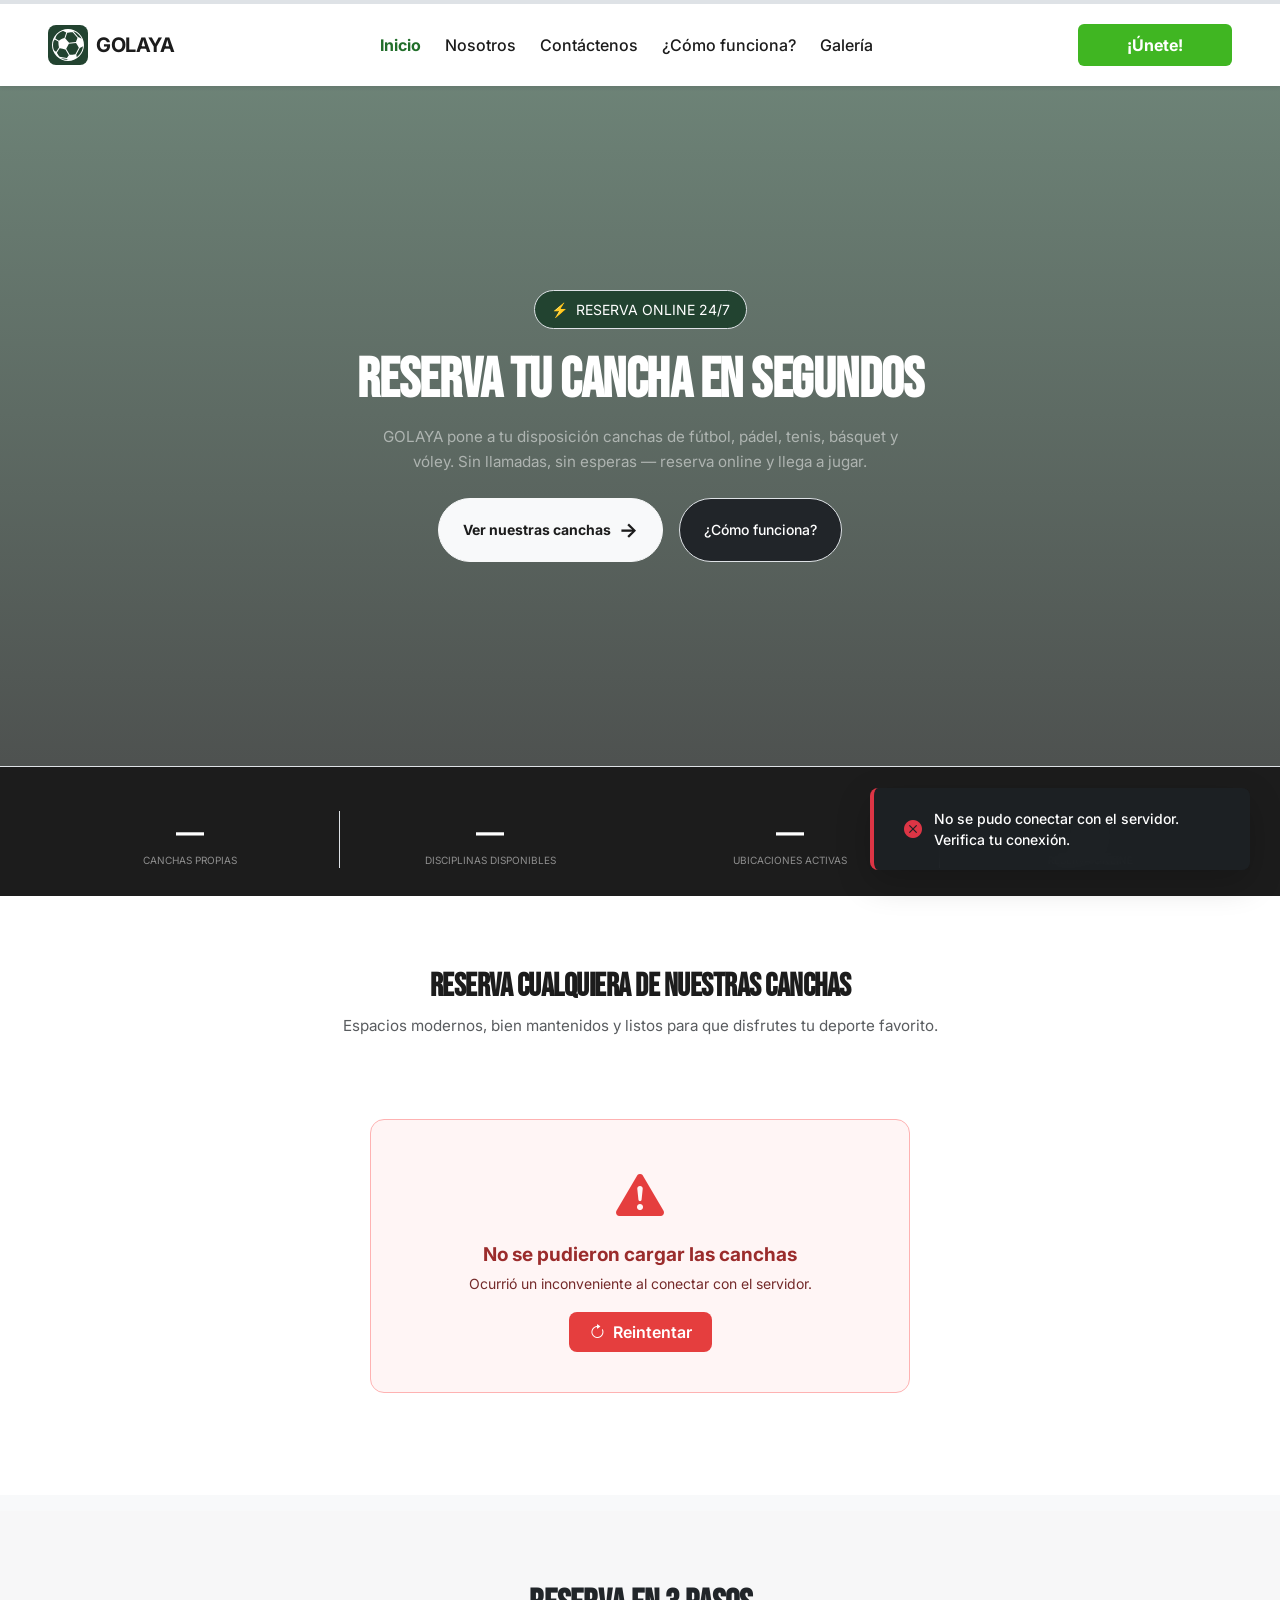
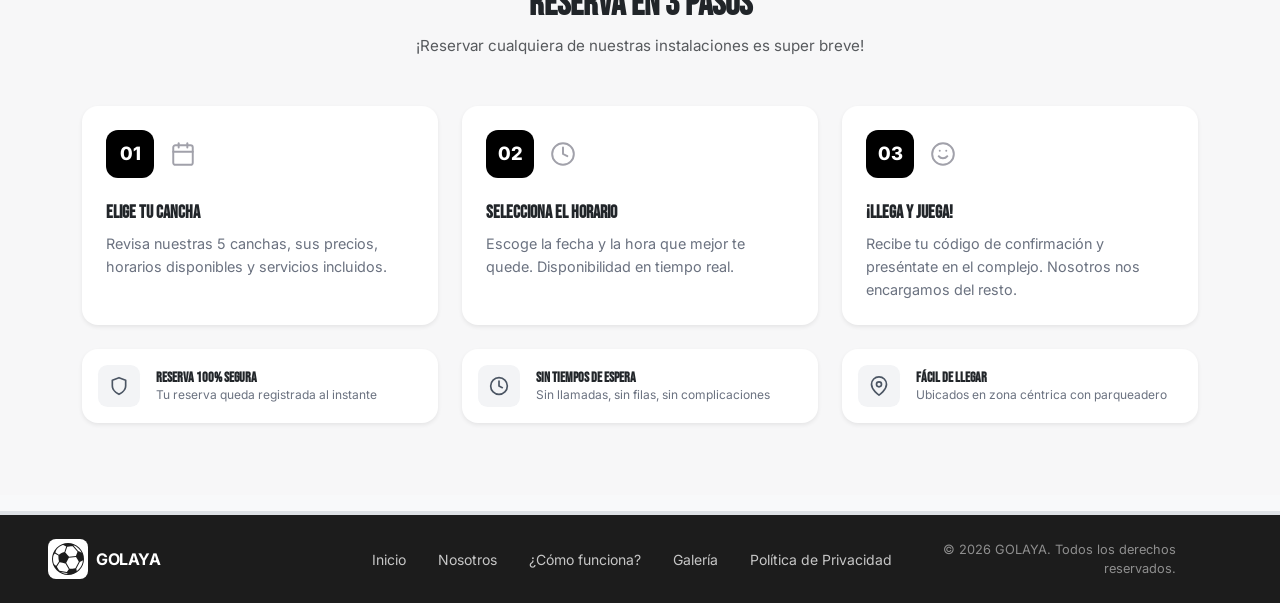
<file: index.html>
<!doctype html>
<html lang="es">
  <head>
    <meta charset="UTF-8" />
    <meta name="viewport" content="width=device-width, initial-scale=1.0" />
    <meta name="description" content="Reserva canchas deportivas en línea 24/7. 6 canchas disponibles con los mejores precios." />
    <meta name="author" content="GOLAYA" />
    <meta name="theme-color" content="#40b622" />
    <meta property="og:type" content="website" />
    <meta property="og:title" content="GOLAYA - Reserva de Canchas Deportivas" />
    <meta
      property="og:description"
      content="Reserva canchas deportivas en línea 24/7. 6 canchas disponibles con los mejores precios." />
    <meta property="og:image" content="https://golaya.vercel.app/ogimage.webp" />
    <meta property="og:url" content="https://golaya.vercel.app/" />
    <meta property="og:site_name" content="GOLAYA" />
    <meta property="og:locale" content="es_CO" />
    <link rel="canonical" href="https://golaya.vercel.app/" />
    <meta name="twitter:card" content="summary_large_image" />
    <meta name="twitter:title" content="GOLAYA - Reserva de Canchas Deportivas" />
    <meta
      name="twitter:description"
      content="Reserva canchas deportivas en línea 24/7. 6 canchas disponibles con los mejores precios." />
    <meta name="twitter:image" content="https://golaya.vercel.app/ogimage.webp" />
    <meta property="og:image:width" content="1200" />
    <meta property="og:image:height" content="630" />
    <meta
      property="og:image:alt"
      content="GOLAYA - Reserva tu cancha deportiva en segundos. 6 canchas, 5 deportes, disponible 24/7" />
    <link rel="icon" type="image/svg+xml" href="./assets/icons/favicon/soccer-ball-variant.svg" />
    <title>GOLAYA - Reserva de Canchas Deportivas</title>
    <link rel="icon" type="image/x-icon" href="./assets/icons/favicon/favicon.ico" />
    <link rel="icon" type="image/png" sizes="16x16" href="./assets/icons/favicon/favicon-16x16.png" />
    <link rel="icon" type="image/png" sizes="32x32" href="./assets/icons/favicon/favicon-32x32.png" />
    <link rel="apple-touch-icon" sizes="180x180" href="./assets/icons/favicon/apple-touch-icon.png" />
    <link rel="manifest" href="./assets/icons/favicon/site.webmanifest" />

    <!-- Google Fonts (Brand Kit: Inter & Bebas Neue) -->
    <link rel="preconnect" href="https://fonts.googleapis.com" />
    <link rel="preconnect" href="https://fonts.gstatic.com" crossorigin />
    <link rel="preconnect" href="https://cdn.jsdelivr.net" />
    <link rel="preconnect" href="https://cdnjs.cloudflare.com" crossorigin />
    <link
      href="https://fonts.googleapis.com/css2?family=Bebas+Neue&amp;family=Inter:wght@400;500;700;800&amp;display=swap"
      rel="stylesheet" />
    <!-- BOOTSTRAP -->
    <link href="https://cdn.jsdelivr.net/npm/bootstrap@5.3.3/dist/css/bootstrap.min.css" rel="stylesheet" />
    <link rel="stylesheet" href="https://cdn.jsdelivr.net/npm/bootstrap-icons@1.13.1/font/bootstrap-icons.min.css" />
    <!-- FONT AWESOME (iconos deportivos) -->
    <link
      rel="stylesheet"
      href="https://cdnjs.cloudflare.com/ajax/libs/font-awesome/6.7.2/css/all.min.css"
      crossorigin="anonymous"
      referrerpolicy="no-referrer" />
    <!-- COMPONENTES -->
    <link rel="stylesheet" href="./css/components/toast.css" />
    <link rel="stylesheet" href="./css/components/navbar-footer.css" />
    <!-- ESTILOS PERSONALIZADOS -->
    <link rel="stylesheet" href="./css/views/index.css" />
  </head>

  <body>
    <app-navbar></app-navbar>

    <!-- Sección principal de la página Index -->
    <main>
      <section class="text-white d-flex flex-column justify-content-between hero-section">
        <div class="container d-flex flex-column align-items-center justify-content-center flex-grow-1 text-center px-4 py-5">
          <div
            class="d-inline-flex align-items-center gap-2 rounded-pill px-3 py-2 mb-4 border border-white-50 bg-brand-dark-green bg-opacity-60 small tracking-wider">
            <span>⚡</span> RESERVA ONLINE 24/7
          </div>

          <h1 class="display-4 fw-black text-uppercase mb-3 lh-1 tracking-tight text-white max-w-650 brand-heading">
            Reserva tu cancha en segundos
          </h1>

          <p class="text-white-50 mb-4 text-md-custom max-w-520">
            GOLAYA pone a tu disposición canchas de fútbol, pádel, tenis, básquet y vóley. Sin llamadas, sin esperas — reserva
            online y llega a jugar.
          </p>

          <div class="d-flex flex-column gap-3 text-nowrap justify-content-center flex-sm-row">
            <a
              href="#instalaciones"
              class="btn btn-light text-brand-dark fw-bold px-4 py-3 rounded-pill d-flex align-items-center justify-content-center gap-2 transition-base text-sm-custom">
              Ver nuestras canchas
              <span class="fs-5">&rarr;</span>
            </a>
            <a
              href="#proceso"
              class="btn btn-dark border border-white-50 text-white fw-medium px-4 py-3 rounded-pill d-flex align-items-center justify-content-center transition-base bg-opacity-25 text-sm-custom">
              ¿Cómo funciona?
            </a>
          </div>
        </div>

        <div class="w-100 py-4 border-top border-white-10 bg-brand-dark">
          <div class="container-fluid px-4 px-lg-5">
            <div class="row text-center g-3 my-1">
              <div class="col-6 col-md-3 border-end border-white-10">
                <div class="fw-bold fs-3 text-white hero-stat-loading" id="heroCantidadCanchas">--</div>
                <div class="text-white-50 text-uppercase text-xxs-custom tracking-wider">Canchas Propias</div>
              </div>
              <div class="col-6 col-md-3 border-end-md border-white-10">
                <div class="fw-bold fs-3 text-white hero-stat-loading" id="heroCantidadDeportes">--</div>
                <div class="text-white-50 text-uppercase text-xxs-custom tracking-wider">Disciplinas Disponibles</div>
              </div>
              <div class="col-6 col-md-3 border-end border-white-10">
                <div class="fw-bold fs-3 text-white hero-stat-loading" id="heroCantidadUbicaciones">--</div>
                <div class="text-white-50 text-uppercase text-xxs-custom tracking-wider">Ubicaciones Activas</div>
              </div>
              <div class="col-6 col-md-3">
                <div class="fw-bold fs-3 text-white hero-stat-loading" id="heroReservaOnline">--</div>
                <div class="text-white-50 text-uppercase text-xxs-custom tracking-wider">Reserva Online</div>
              </div>
            </div>
          </div>
        </div>
      </section>

      <!-- Sección donde se muestras las instalaciones -->

      <section id="instalaciones" class="py-5 bg-white">
        <div class="container py-4">
          <header class="text-center mb-5">
            <h2 class="fs-2 fw-extrabold text-brand-dark tracking-tight brand-heading">Reserva cualquiera de nuestras canchas</h2>
            <p class="text-muted mx-auto mt-2 mb-0 text-md-custom">
              Espacios modernos, bien mantenidos y listos para que disfrutes tu deporte favorito.
            </p>
          </header>

          <div id="filtro-deportes" class="filtro-deportes"></div>

          <div id="contenedor-instalaciones" class="row g-3 align-items-stretch">
            <div class="gallery-bento-grid skeleton-grid">
              <div class="skeleton-card"></div>
              <div class="skeleton-card"></div>
              <div class="skeleton-card"></div>
              <div class="skeleton-card"></div>
              <div class="skeleton-card"></div>
              <div class="skeleton-card"></div>
            </div>
          </div>

          <!-- ESTADO: ERROR -->
          <div id="indexError" class="galeria-error-state d-none">
            <div class="error-icon"><i class="bi bi-exclamation-triangle-fill"></i></div>
            <h4>No se pudieron cargar las canchas</h4>
            <p id="indexErrorMensaje">Ocurrió un inconveniente al conectar con el servidor.</p>
            <button id="btnReintentarIndex" class="btn-reintentar"><i class="bi bi-arrow-clockwise"></i> Reintentar</button>
          </div>

          <!-- ESTADO: VACÍO -->
          <div id="indexEmpty" class="galeria-empty-state d-none">
            <div class="empty-icon"><i class="bi bi-calendar-x"></i></div>
            <h3>No hay canchas disponibles</h3>
            <p>Pronto tendremos espacios deportivos para ti.</p>
          </div>
        </div>
      </section>

      <!-- Contenedor donde JS inyectará los modales dinámicos -->
      <div id="contenedor-modales"></div>
    </main>

    <!-- SECCIÓN PROCESO -->
    <section id="proceso" class="py-4 my-3 bg-process-section">
      <div class="container py-5">
        <!-- Cabecera de Sección -->
        <header class="text-center mb-5">
          <h2 class="fw-bolder text-dark mb-0 brand-heading" style="font-size: 2.25rem">Reserva en 3 pasos</h2>

          <p class="text-muted mx-auto mt-2 mb-0 text-md-custom">
            ¡Reservar cualquiera de nuestras instalaciones es super breve!
          </p>
        </header>

        <!-- Tarjetas Principales (Los 3 pasos) -->
        <div class="row g-4 mb-4">
          <!-- Paso 1 -->
          <div class="col-12 col-md-4">
            <div class="card border-0 shadow-sm p-4 h-100 step-card-custom bg-white">
              <div class="d-flex align-items-center gap-3 mb-4">
                <div class="step-number-box">01</div>
                <!-- Ícono Calendario -->
                <svg
                  class="step-icon-color"
                  width="26"
                  height="26"
                  fill="none"
                  stroke="currentColor"
                  stroke-width="1.8"
                  viewBox="0 0 24 24"
                  stroke-linecap="round"
                  stroke-linejoin="round">
                  <rect x="3" y="4" width="18" height="18" rx="2" ry="2"></rect>
                  <line x1="16" y1="2" x2="16" y2="6"></line>
                  <line x1="8" y1="2" x2="8" y2="6"></line>
                  <line x1="3" y1="10" x2="21" y2="10"></line>
                </svg>
              </div>
              <h3 class="fw-bold mb-2 text-dark title-step-h3 brand-heading">Elige tu cancha</h3>
              <p class="text-custom-gray mb-0 text-step-p">
                Revisa nuestras 5 canchas, sus precios, horarios disponibles y servicios incluidos.
              </p>
            </div>
          </div>

          <!-- Paso 2 -->
          <div class="col-12 col-md-4">
            <div class="card border-0 shadow-sm p-4 h-100 step-card-custom bg-white">
              <div class="d-flex align-items-center gap-3 mb-4">
                <div class="step-number-box">02</div>
                <!-- Ícono Reloj -->
                <svg
                  class="step-icon-color"
                  width="26"
                  height="26"
                  fill="none"
                  stroke="currentColor"
                  stroke-width="1.8"
                  viewBox="0 0 24 24"
                  stroke-linecap="round"
                  stroke-linejoin="round">
                  <circle cx="12" cy="12" r="10"></circle>
                  <polyline points="12 6 12 12 16 14"></polyline>
                </svg>
              </div>
              <h3 class="fw-bold mb-2 text-dark title-step-h3 brand-heading">Selecciona el horario</h3>
              <p class="text-custom-gray mb-0 text-step-p">
                Escoge la fecha y la hora que mejor te quede. Disponibilidad en tiempo real.
              </p>
            </div>
          </div>

          <!-- Paso 3 -->
          <div class="col-12 col-md-4">
            <div class="card border-0 shadow-sm p-4 h-100 step-card-custom bg-white">
              <div class="d-flex align-items-center gap-3 mb-4">
                <div class="step-number-box">03</div>
                <!-- Ícono Cara Feliz -->
                <svg
                  class="step-icon-color"
                  width="26"
                  height="26"
                  fill="none"
                  stroke="currentColor"
                  stroke-width="1.8"
                  viewBox="0 0 24 24"
                  stroke-linecap="round"
                  stroke-linejoin="round">
                  <circle cx="12" cy="12" r="10"></circle>
                  <path d="M8 14s1.5 2 4 2 4-2 4-2"></path>
                  <line x1="9" y1="9" x2="9.01" y2="9"></line>
                  <line x1="15" y1="9" x2="15.01" y2="9"></line>
                </svg>
              </div>
              <h3 class="fw-bold mb-2 text-dark title-step-h3 brand-heading">¡Llega y juega!</h3>
              <p class="text-custom-gray mb-0 text-step-p">
                Recibe tu código de confirmación y preséntate en el complejo. Nosotros nos encargamos del resto.
              </p>
            </div>
          </div>
        </div>

        <!-- Tarjetas Pequeñas Inferiores -->
        <div class="row g-4">
          <!-- Beneficio 1 -->
          <div class="col-12 col-md-4">
            <div class="card border-0 shadow-sm p-3 step-card-custom bg-white d-flex flex-row align-items-center gap-3">
              <div class="feature-icon-box">
                <!-- Ícono Escudo -->
                <svg
                  width="20"
                  height="20"
                  fill="none"
                  stroke="currentColor"
                  stroke-width="2"
                  viewBox="0 0 24 24"
                  stroke-linecap="round"
                  stroke-linejoin="round">
                  <path d="M12 22s8-4 8-10V5l-8-3-8 3v7c0 6 8 10 8 10z"></path>
                </svg>
              </div>
              <div>
                <h4 class="fw-bold text-dark mb-0 feature-title brand-heading">Reserva 100% segura</h4>
                <p class="text-custom-gray mb-0 feature-text">Tu reserva queda registrada al instante</p>
              </div>
            </div>
          </div>

          <!-- Beneficio 2 -->
          <div class="col-12 col-md-4">
            <div class="card border-0 shadow-sm p-3 step-card-custom bg-white d-flex flex-row align-items-center gap-3">
              <div class="feature-icon-box">
                <!-- Ícono Reloj Mini -->
                <svg
                  width="20"
                  height="20"
                  fill="none"
                  stroke="currentColor"
                  stroke-width="2"
                  viewBox="0 0 24 24"
                  stroke-linecap="round"
                  stroke-linejoin="round">
                  <circle cx="12" cy="12" r="10"></circle>
                  <polyline points="12 6 12 12 16 14"></polyline>
                </svg>
              </div>
              <div>
                <h4 class="fw-bold text-dark mb-0 feature-title brand-heading">Sin tiempos de espera</h4>
                <p class="text-custom-gray mb-0 feature-text">Sin llamadas, sin filas, sin complicaciones</p>
              </div>
            </div>
          </div>

          <!-- Beneficio 3 -->
          <div class="col-12 col-md-4">
            <div class="card border-0 shadow-sm p-3 step-card-custom bg-white d-flex flex-row align-items-center gap-3">
              <div class="feature-icon-box">
                <!-- Ícono Mapa/Ubicación -->
                <svg
                  width="20"
                  height="20"
                  fill="none"
                  stroke="currentColor"
                  stroke-width="2"
                  viewBox="0 0 24 24"
                  stroke-linecap="round"
                  stroke-linejoin="round">
                  <path d="M21 10c0 7-9 13-9 13s-9-6-9-13a9 9 0 0 1 18 0z"></path>
                  <circle cx="12" cy="10" r="3"></circle>
                </svg>
              </div>
              <div>
                <h4 class="fw-bold text-dark mb-0 feature-title brand-heading">Fácil de llegar</h4>
                <p class="text-custom-gray mb-0 feature-text">Ubicados en zona céntrica con parqueadero</p>
              </div>
            </div>
          </div>
        </div>
      </div>
    </section>
    <!-- -----------------------footer -------------------------->
    <app-footer></app-footer>
    <!-- -----------------------Fin footer -------------------------->

    <button id="btnScrollTop" class="btn btn-brand" aria-label="Subir al inicio">
      <svg width="20" height="20" fill="currentColor" viewBox="0 0 16 16">
        <path
          fill-rule="evenodd"
          d="M8 12a.5.5 0 0 0 .5-.5V5.707l2.146 2.147a.5.5 0 0 0 .708-.708l-3-3a.5.5 0 0 0-.708 0l-3 3a.5.5 0 1 0 .708.708L7.5 5.707V11.5a.5.5 0 0 0 .5.5z" />
      </svg>
    </button>
    <script src="https://cdn.jsdelivr.net/npm/bootstrap@5.3.3/dist/js/bootstrap.bundle.min.js" defer></script>
    <script type="module" src="js/views/index.js"></script>
    <script src="js/componets/ball-logo.js"></script>
    <script src="js/componets/nav_footer.js"></script>
  </body>
</html>
</file>
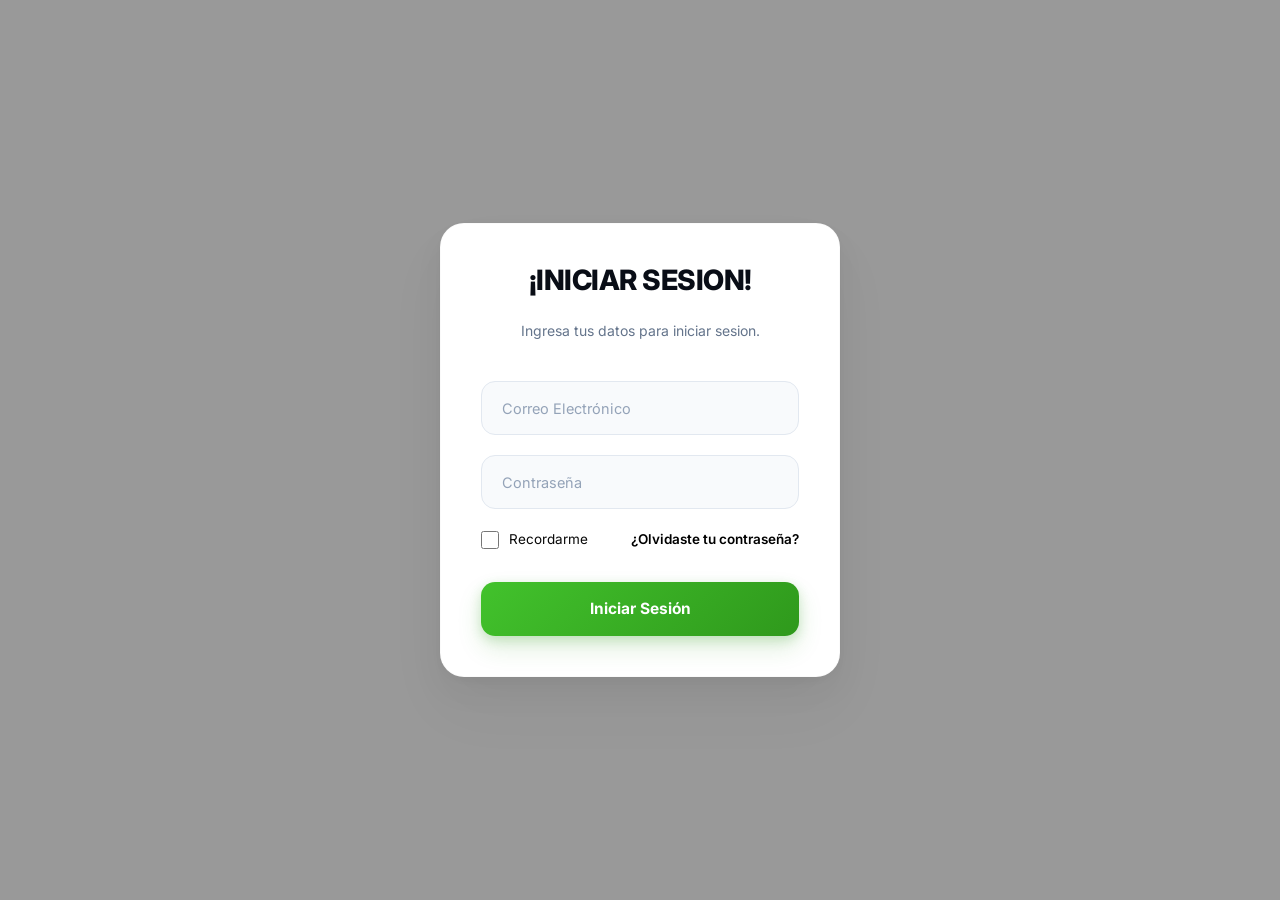
<file: pages/admin-login.html>
<!doctype html>
<html lang="es">
  <head>
    <meta charset="UTF-8" />
    <meta name="viewport" content="width=device-width, initial-scale=1.0" />
    <meta name="description" content="Acceso al panel administrativo de GOLAYA." />
    <meta name="author" content="GOLAYA" />
    <meta name="theme-color" content="#40b622" />
    <meta property="og:type" content="website" />
    <meta property="og:title" content="Panel Administrativo - GOLAYA" />
    <meta property="og:description" content="Acceso al panel administrativo de GOLAYA." />
    <meta property="og:image" content="https://golaya.vercel.app/ogimage.webp" />
    <meta property="og:url" content="https://golaya.vercel.app/pages/admin-login.html" />
    <meta property="og:site_name" content="GOLAYA" />
    <meta property="og:locale" content="es_CO" />
    <link rel="canonical" href="https://golaya.vercel.app/pages/admin-login.html" />
    <meta name="twitter:card" content="summary_large_image" />
    <meta name="twitter:title" content="Panel Administrativo - GOLAYA" />
    <meta name="twitter:description" content="Acceso al panel administrativo de GOLAYA." />
    <meta name="twitter:image" content="https://golaya.vercel.app/ogimage.webp" />
    <meta property="og:image:width" content="1200" />
    <meta property="og:image:height" content="630" />
    <meta
      property="og:image:alt"
      content="GOLAYA - Reserva tu cancha deportiva en segundos. 6 canchas, 5 deportes, disponible 24/7" />
    <link rel="icon" type="image/svg+xml" href="../assets/icons/favicon/soccer-ball-variant.svg" />
    <title>Panel Administrativo | GOLAYA</title>
    <link rel="icon" type="image/x-icon" href="../assets/icons/favicon/favicon.ico" />
    <link rel="icon" type="image/png" sizes="16x16" href="../assets/icons/favicon/favicon-16x16.png" />
    <link rel="icon" type="image/png" sizes="32x32" href="../assets/icons/favicon/favicon-32x32.png" />
    <link rel="apple-touch-icon" sizes="180x180" href="../assets/icons/favicon/apple-touch-icon.png" />
    <link rel="manifest" href="../assets/icons/favicon/site.webmanifest" />

    <link rel="preconnect" href="https://fonts.googleapis.com" />
    <link rel="preconnect" href="https://fonts.gstatic.com" crossorigin />
    <link rel="preconnect" href="https://cdn.jsdelivr.net" />
    <link
      href="https://fonts.googleapis.com/css2?family=Bebas+Neue&amp;family=Inter:wght@400;500;700;800&amp;display=swap"
      rel="stylesheet" />

    <!-- BOOTSTRAP -->
    <link href="https://cdn.jsdelivr.net/npm/bootstrap@5.3.3/dist/css/bootstrap.min.css" rel="stylesheet" />
    <!-- Iconos Oficiales de Bootstrap -->
    <link rel="stylesheet" href="https://cdn.jsdelivr.net/npm/bootstrap-icons@1.13.1/font/bootstrap-icons.min.css" />

    <!-- COMPONENTES -->
    <link rel="stylesheet" href="../css/components/toast.css" />

    <!-- Enlace a los estilos -->
    <link rel="stylesheet" href="../css/views/admin-login.css" />
  </head>
  <body>
    <!-- Contenedor centrado -->
    <div class="login-container">
      <form class="login-form">
        <div class="brand-header">
          <h2 class="form-title">¡INICIAR SESION!</h2>
          <p class="form-subtitle">Ingresa tus datos para iniciar sesion.</p>
        </div>

        <!-- Campos de Entrada -->
        <div class="input-group">
          <div class="input-wrapper">
            <input type="email" id="adminEmail" placeholder="Correo Electrónico" required />
          </div>
        </div>

        <div class="input-group">
          <div class="input-wrapper">
            <input type="password" id="adminPassword" placeholder="Contraseña" required />
          </div>
        </div>

        <!-- Opciones del Formulario -->
        <div class="form-options">
          <label class="remember-me">
            <input type="checkbox" />
            <span>Recordarme</span>
          </label>
          <a href="#" class="forgot-password">¿Olvidaste tu contraseña?</a>
        </div>

        <!-- Botón Principal Premium -->
        <button type="submit" class="btn-submit" id="btnAdminLogin">
          <span class="btn-submit-text">Iniciar Sesión</span>
          <span class="btn-submit-spinner" style="display: none"> <i class="bi bi-arrow-repeat"></i> Ingresando... </span>
        </button>
      </form>
    </div>

    <script type="module" src="../js/views/admin-login.js"></script>
  </body>
</html>
</file>
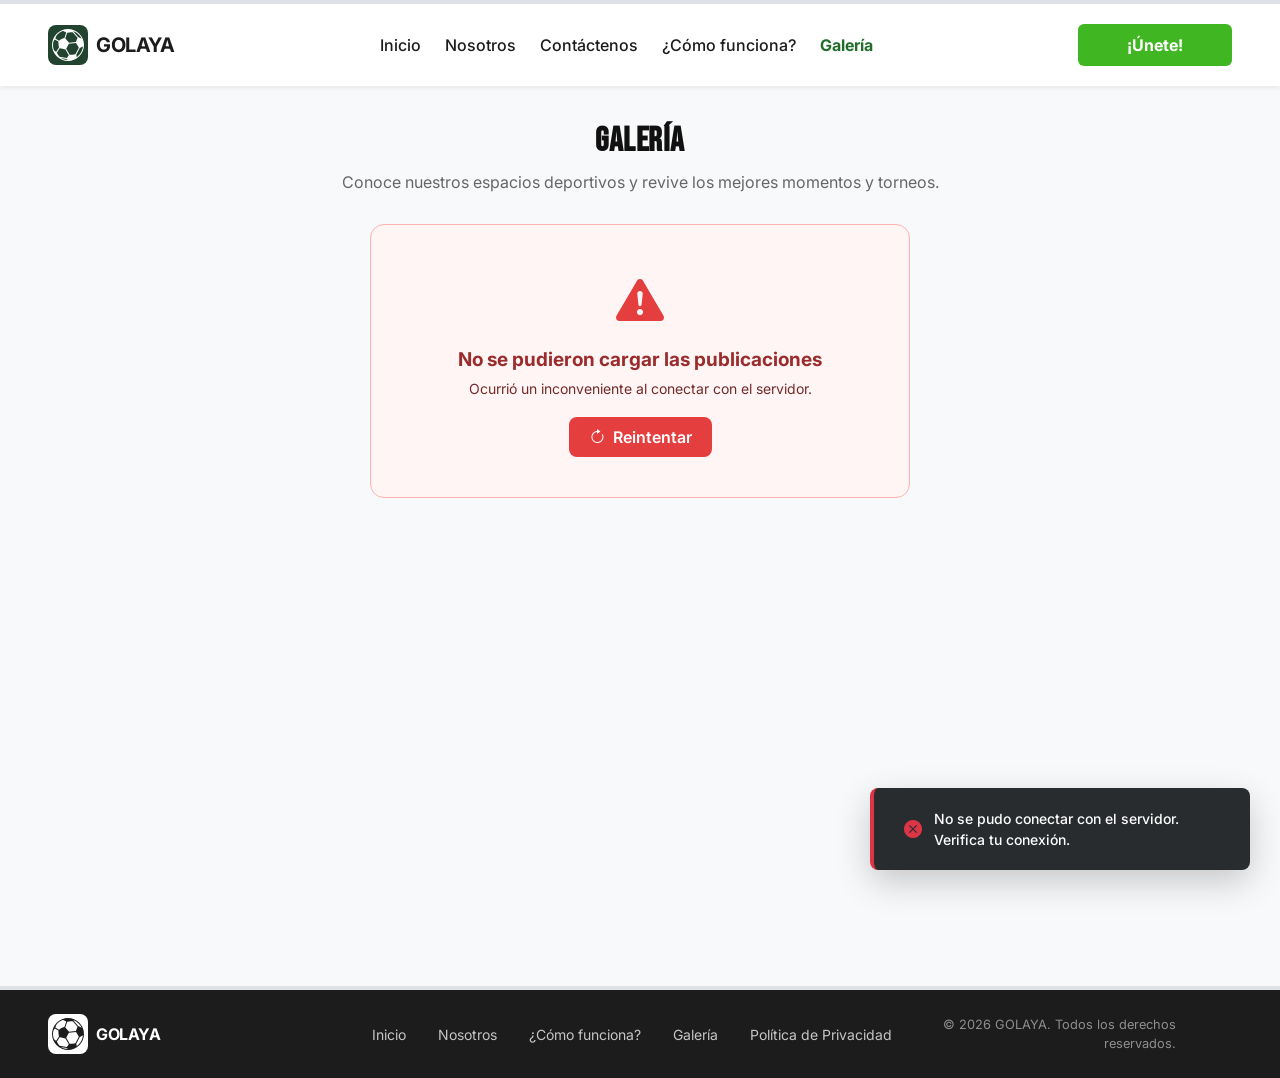
<file: pages/galeria.html>
<!doctype html>
<html lang="es">
  <head>
    <meta charset="UTF-8" />
    <meta name="viewport" content="width=device-width, initial-scale=1.0" />
    <meta name="description" content="Explora nuestra galería de fotos de las canchas deportivas disponibles." />
    <meta name="author" content="GOLAYA" />
    <meta name="theme-color" content="#40b622" />
    <meta property="og:type" content="website" />
    <meta property="og:title" content="Galería - GOLAYA" />
    <meta property="og:description" content="Explora nuestra galería de fotos de las canchas deportivas disponibles." />
    <meta property="og:image" content="https://golaya.vercel.app/ogimage.webp" />
    <meta property="og:url" content="https://golaya.vercel.app/pages/galeria.html" />
    <meta property="og:site_name" content="GOLAYA" />
    <meta property="og:locale" content="es_CO" />
    <link rel="canonical" href="https://golaya.vercel.app/pages/galeria.html" />
    <meta name="twitter:card" content="summary_large_image" />
    <meta name="twitter:title" content="Galería - GOLAYA" />
    <meta name="twitter:description" content="Explora nuestra galería de fotos de las canchas deportivas disponibles." />
    <meta name="twitter:image" content="https://golaya.vercel.app/ogimage.webp" />
    <meta property="og:image:width" content="1200" />
    <meta property="og:image:height" content="630" />
    <meta
      property="og:image:alt"
      content="GOLAYA - Reserva tu cancha deportiva en segundos. 6 canchas, 5 deportes, disponible 24/7" />
    <link rel="icon" type="image/svg+xml" href="../assets/icons/favicon/soccer-ball-variant.svg" />
    <title>Galería | GOLAYA</title>
    <link rel="icon" type="image/x-icon" href="../assets/icons/favicon/favicon.ico" />
    <link rel="icon" type="image/png" sizes="16x16" href="../assets/icons/favicon/favicon-16x16.png" />
    <link rel="icon" type="image/png" sizes="32x32" href="../assets/icons/favicon/favicon-32x32.png" />
    <link rel="apple-touch-icon" sizes="180x180" href="../assets/icons/favicon/apple-touch-icon.png" />
    <link rel="manifest" href="../assets/icons/favicon/site.webmanifest" />

    <!-- Google Fonts -->
    <link rel="preconnect" href="https://fonts.googleapis.com" />
    <link rel="preconnect" href="https://fonts.gstatic.com" crossorigin />
    <link rel="preconnect" href="https://cdn.jsdelivr.net" />
    <link
      href="https://fonts.googleapis.com/css2?family=Bebas+Neue&amp;family=Inter:wght@400;500;700;800&amp;display=swap"
      rel="stylesheet" />

    <!-- BOOTSTRAP & ICONS -->
    <link href="https://cdn.jsdelivr.net/npm/bootstrap@5.3.3/dist/css/bootstrap.min.css" rel="stylesheet" />
    <link rel="stylesheet" href="https://cdn.jsdelivr.net/npm/bootstrap-icons@1.13.1/font/bootstrap-icons.min.css" />

    <!-- COMPONENTES & ESTILOS GLOBALES -->
    <link rel="stylesheet" href="../css/components/toast.css" />
    <link rel="stylesheet" href="../css/components/navbar-footer.css" />
    <link rel="stylesheet" href="../css/global.css" />

    <!-- ESTILOS PERSONALIZADOS VISTA -->
    <link rel="stylesheet" href="../css/views/galeria.css" />
  </head>

  <body>
    <!-- BARRA DE NAVEGACIÓN -->
    <app-navbar></app-navbar>

    <main class="min-vh90">
      <section class="galeria">
        <h1 class="brand-heading">GALERÍA</h1>
        <p class="descripcion">Conoce nuestros espacios deportivos y revive los mejores momentos y torneos.</p>

        <!-- ESTADO: CARGANDO (SKELETONS) -->
        <div id="galeriaLoading" class="contenedor-fotos">
          <div class="skeleton-card">
            <div class="skeleton-img"></div>
            <div class="skeleton-body">
              <div class="skeleton-line title"></div>
              <div class="skeleton-line"></div>
              <div class="skeleton-line short"></div>
            </div>
          </div>
          <div class="skeleton-card">
            <div class="skeleton-img"></div>
            <div class="skeleton-body">
              <div class="skeleton-line title"></div>
              <div class="skeleton-line"></div>
              <div class="skeleton-line short"></div>
            </div>
          </div>
          <div class="skeleton-card">
            <div class="skeleton-img"></div>
            <div class="skeleton-body">
              <div class="skeleton-line title"></div>
              <div class="skeleton-line"></div>
              <div class="skeleton-line short"></div>
            </div>
          </div>
        </div>

        <!-- ESTADO: ERROR -->
        <div id="galeriaError" class="galeria-error-state d-none">
          <div class="error-icon"><i class="bi bi-exclamation-triangle-fill"></i></div>
          <h4>No se pudieron cargar las publicaciones</h4>
          <p id="errorMensajeTexto">Ocurrió un inconveniente al conectar con el servidor.</p>
          <button id="btnReintentar" class="btn-reintentar"><i class="bi bi-arrow-clockwise"></i> Reintentar</button>
        </div>

        <!-- ESTADO: VACÍO -->
        <div id="galeriaEmpty" class="galeria-empty-state d-none">
          <div class="empty-icon"><i class="bi bi-images"></i></div>
          <h3>Aún no hay publicaciones</h3>
          <p>Pronto compartiremos fotos y eventos destacados de nuestros espacios deportivos.</p>
        </div>

        <!-- ESTADO: LISTA DE FOTOS -->
        <div id="contenedorFotos" class="contenedor-fotos d-none">
          <!-- JS inyectará las tarjetas de fotos aquí -->
        </div>
      </section>
    </main>

    <app-footer></app-footer>
    <!-- MODAL DE VISUALIZACIÓN DETALLADA (LIGHTBOX) -->
    <div class="modal fade" id="modalVerPost" tabindex="-1" aria-labelledby="modalVerPostLabel" aria-hidden="true">
      <div class="modal-dialog modal-dialog-centered">
        <div class="modal-content">
          <div class="modal-header border-0 pb-0">
            <button type="button" class="btn-close" data-bs-dismiss="modal" aria-label="Cerrar"></button>
          </div>
          <div class="modal-body p-0">
            <!-- Carrusel de imágenes -->
            <div id="carouselVerPost" class="carousel slide lightbox-carousel">
              <div class="carousel-indicators" id="verPostCarouselIndicators"></div>
              <div class="carousel-inner" id="verPostCarouselInner"></div>
              <button
                class="carousel-control-prev"
                type="button"
                data-bs-target="#carouselVerPost"
                data-bs-slide="prev"
                id="verPostCarouselPrev">
                <span class="carousel-control-prev-icon" aria-hidden="true"></span>
                <span class="visually-hidden">Anterior</span>
              </button>
              <button
                class="carousel-control-next"
                type="button"
                data-bs-target="#carouselVerPost"
                data-bs-slide="next"
                id="verPostCarouselNext">
                <span class="carousel-control-next-icon" aria-hidden="true"></span>
                <span class="visually-hidden">Siguiente</span>
              </button>
            </div>
            <!-- Detalles del post -->
            <div class="lightbox-detalles">
              <div class="lightbox-meta">
                <i class="bi bi-calendar-event"></i>
                <span id="verPostFecha">--</span>
              </div>
              <h2 class="lightbox-titulo" id="verPostTitulo">--</h2>
              <p class="lightbox-descripcion" id="verPostDescripcion">--</p>
            </div>
          </div>
        </div>
      </div>
    </div>

    <!-- BOTÓN VOLVER ARRIBA -->
    <button id="btnScrollTop" class="btn btn-brand" aria-label="Subir al inicio">
      <svg width="20" height="20" fill="currentColor" viewBox="0 0 16 16">
        <path
          fill-rule="evenodd"
          d="M8 12a.5.5 0 0 0 .5-.5V5.707l2.146 2.147a.5.5 0 0 0 .708-.708l-3-3a.5.5 0 0 0-.708 0l-3 3a.5.5 0 1 0 .708.708L7.5 5.707V11.5a.5.5 0 0 0 .5.5z" />
      </svg>
    </button>

    <!-- SCRIPTS -->
    <script src="https://cdn.jsdelivr.net/npm/bootstrap@5.3.3/dist/js/bootstrap.bundle.min.js"></script>
    <script src="../js/componets/ball-logo.js"></script>
    <script type="module" src="../js/componets/nav_footer.js"></script>
    <script type="module" src="../js/views/galeria.js"></script>
  </body>
</html>
</file>
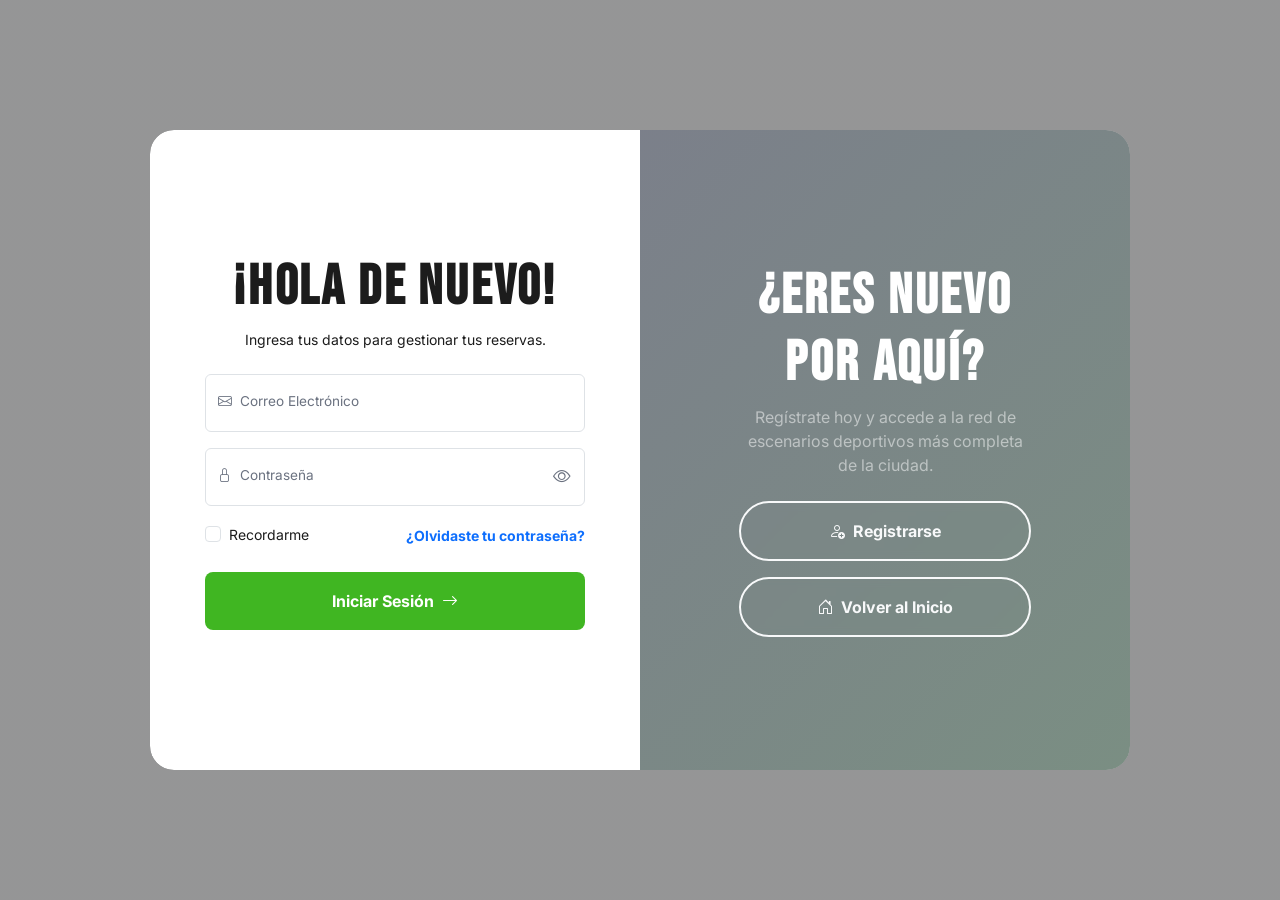
<file: pages/login.html>
<!doctype html>
<html lang="es">
  <head>
    <meta charset="UTF-8" />
    <meta name="viewport" content="width=device-width, initial-scale=1.0" />
    <meta name="description" content="Accede a tu cuenta GOLAYA para gestionar tus reservas de canchas deportivas." />
    <meta name="author" content="GOLAYA" />
    <meta name="theme-color" content="#40b622" />
    <meta property="og:type" content="website" />
    <meta property="og:title" content="Acceso y Registro - GOLAYA" />
    <meta property="og:description" content="Accede a tu cuenta GOLAYA para gestionar tus reservas de canchas deportivas." />
    <meta property="og:image" content="https://golaya.vercel.app/ogimage.webp" />
    <meta property="og:url" content="https://golaya.vercel.app/pages/login.html" />
    <meta property="og:site_name" content="GOLAYA" />
    <meta property="og:locale" content="es_CO" />
    <link rel="canonical" href="https://golaya.vercel.app/pages/login.html" />
    <meta name="twitter:card" content="summary_large_image" />
    <meta name="twitter:title" content="Acceso y Registro - GOLAYA" />
    <meta name="twitter:description" content="Accede a tu cuenta GOLAYA para gestionar tus reservas de canchas deportivas." />
    <meta name="twitter:image" content="https://golaya.vercel.app/ogimage.webp" />
    <meta property="og:image:width" content="1200" />
    <meta property="og:image:height" content="630" />
    <meta
      property="og:image:alt"
      content="GOLAYA - Reserva tu cancha deportiva en segundos. 6 canchas, 5 deportes, disponible 24/7" />
    <link rel="icon" type="image/svg+xml" href="../assets/icons/favicon/soccer-ball-variant.svg" />
    <title>Acceso y Registro | GOLAYA</title>
    <link rel="icon" type="image/x-icon" href="../assets/icons/favicon/favicon.ico" />
    <link rel="icon" type="image/png" sizes="16x16" href="../assets/icons/favicon/favicon-16x16.png" />
    <link rel="icon" type="image/png" sizes="32x32" href="../assets/icons/favicon/favicon-32x32.png" />
    <link rel="apple-touch-icon" sizes="180x180" href="../assets/icons/favicon/apple-touch-icon.png" />
    <link rel="manifest" href="../assets/icons/favicon/site.webmanifest" />

    <!-- Google Fonts -->
    <link rel="preconnect" href="https://fonts.googleapis.com" />
    <link rel="preconnect" href="https://fonts.gstatic.com" crossorigin />
    <link rel="preconnect" href="https://cdn.jsdelivr.net" />
    <link
      href="https://fonts.googleapis.com/css2?family=Bebas+Neue&amp;family=Inter:wght@400;500;700;800&amp;display=swap"
      rel="stylesheet" />

    <!-- BOOTSTRAP 5.3  ICONOS -->
    <link href="https://cdn.jsdelivr.net/npm/bootstrap@5.3.3/dist/css/bootstrap.min.css" rel="stylesheet" />
    <link rel="stylesheet" href="https://cdn.jsdelivr.net/npm/bootstrap-icons@1.13.1/font/bootstrap-icons.min.css" />

    <!-- COMPONENTES -->
    <link rel="stylesheet" href="../css/components/toast.css" />

    <link rel="stylesheet" href="../css/views/login.css" />
  </head>

  <body class="login-page-bg d-flex flex-column min-vh-100">
    <!-- CONTENEDOR PRINCIPAL -->
    <main class="flex-grow-1 d-flex align-items-center justify-content-center py-5 px-3">
      <div class="auth-card shadow-lg" id="tarjetaAutenticacion">
        <div class="forms-wrapper">
          <!-- FORMULARIO DE INICIO DE SESIÓN -->
          <div class="form-container sign-in-container">
            <form action="#" class="auth-form" id="formularioInicioSesion" novalidate>
              <h1 class="brand-heading display-4 mb-2 text-brand-dark">¡Hola de nuevo!</h1>
              <p class="text-custom-gray small mb-4">Ingresa tus datos para gestionar tus reservas.</p>

              <!-- Campo Correo Inicio Sesión -->
              <div class="field-group mb-3 w-100">
                <div class="form-floating">
                  <input
                    type="email"
                    class="form-control input-custom"
                    id="campoCorreoInicioSesion"
                    placeholder="nombre@ejemplo.com" />
                  <label for="campoCorreoInicioSesion"><i class="bi bi-envelope me-2"></i>Correo Electrónico</label>
                </div>
                <div class="tooltip-error" id="errorCorreoInicioSesion">Ingresa un correo válido</div>
              </div>

              <!-- Campo Contraseña Inicio Sesión -->
              <div class="field-group mb-3 w-100">
                <div class="form-floating">
                  <input
                    type="password"
                    class="form-control input-custom"
                    id="campoContrasenaInicioSesion"
                    placeholder="Contraseña" />
                  <label for="campoContrasenaInicioSesion"><i class="bi bi-lock me-2"></i>Contraseña</label>
                  <button type="button" class="btn-toggle-password" tabindex="-1" aria-label="Mostrar u ocultar contraseña">
                    <i class="bi bi-eye"></i>
                  </button>
                </div>
                <div class="tooltip-error" id="errorContrasenaInicioSesion">La contraseña es requerida</div>
              </div>

              <div class="d-flex justify-content-between align-items-center w-100 mb-4">
                <div class="form-check">
                  <input class="form-check-input" type="checkbox" id="checkRecordarme" />
                  <label class="form-check-label text-custom-gray small" for="checkRecordarme">Recordarme</label>
                </div>
                <a href="#" class="text-brand-mid-green small fw-bold text-decoration-none">¿Olvidaste tu contraseña?</a>
              </div>

              <button type="submit" class="btn btn-brand w-100 py-3 rounded-3 transition-base mb-3">
                Iniciar Sesión <i class="bi bi-arrow-right ms-1"></i>
              </button>

              <!-- Navegación alternativa en móviles -->
              <div class="d-block d-md-none text-center mt-3">
                <p class="small text-custom-gray mb-1">¿Aún no tienes una cuenta?</p>
                <button
                  type="button"
                  class="btn btn-link text-brand-mid-green fw-bold p-0 text-decoration-none mb-2"
                  id="btnRegistroMovil">
                  Regístrate aquí
                </button>
                <div>
                  <a href="../index.html" class="text-secondary small text-decoration-none">
                    <i class="bi bi-house-door me-1"></i> Volver al Inicio
                  </a>
                </div>
              </div>
            </form>
          </div>

          <!--  FORMULARIO DE REGISTRO -->
          <div class="form-container sign-up-container">
            <form action="#" class="auth-form" id="formularioRegistro" novalidate>
              <h1 class="brand-heading display-5 mb-1 text-brand-dark">Crea tu Cuenta</h1>
              <p class="text-custom-gray small mb-3">Únete a GOLAYA y reserva en segundos.</p>

              <!-- Campo Nombre Completo -->
              <div class="field-group mb-2 w-100">
                <div class="form-floating">
                  <input
                    type="text"
                    class="form-control input-custom"
                    id="campoNombreRegistro"
                    placeholder="Nombre completo"
                    autocomplete="off" />
                  <label for="campoNombreRegistro"><i class="bi bi-person me-2"></i>Nombre Completo</label>
                </div>
                <div class="tooltip-error" id="errorNombreRegistro">Ingresa tu nombre</div>
              </div>

              <!-- Fila Cédula y Teléfono (2 columnas) -->
              <div class="row g-2 w-100 mb-2">
                <div class="col-12 col-sm-6">
                  <div class="field-group">
                    <div class="form-floating">
                      <input
                        type="text"
                        class="form-control input-custom"
                        id="campoCedulaRegistro"
                        placeholder="Cédula"
                        autocomplete="off"
                        maxlength="9" />
                      <label for="campoCedulaRegistro"><i class="bi bi-card-heading me-1"></i>Cédula</label>
                    </div>
                    <div class="tooltip-error" id="errorCedulaRegistro">Cédula válida</div>
                  </div>
                </div>
                <div class="col-12 col-sm-6">
                  <div class="field-group">
                    <div class="form-floating">
                      <input
                        type="tel"
                        class="form-control input-custom"
                        id="campoTelefonoRegistro"
                        placeholder="Teléfono"
                        autocomplete="off" />
                      <label for="campoTelefonoRegistro"><i class="bi bi-telephone me-1"></i>Teléfono</label>
                    </div>
                    <div class="tooltip-error" id="errorTelefonoRegistro">Teléfono válido</div>
                  </div>
                </div>
              </div>

              <!-- Campo Correo Registro -->
              <div class="field-group mb-2 w-100">
                <div class="form-floating">
                  <input
                    type="email"
                    class="form-control input-custom"
                    id="campoCorreoRegistro"
                    placeholder="nombre@ejemplo.com" />
                  <label for="campoCorreoRegistro"><i class="bi bi-envelope me-2"></i>Correo Electrónico</label>
                </div>
                <div class="tooltip-error" id="errorCorreoRegistro">Correo electrónico válido</div>
              </div>

              <!-- Fila Contraseña y Confirmación (2 columnas) -->
              <div class="row g-2 w-100 mb-2">
                <div class="col-12 col-sm-6">
                  <div class="field-group">
                    <div class="form-floating">
                      <input
                        type="password"
                        class="form-control input-custom"
                        id="campoContrasenaRegistro"
                        placeholder="Contraseña" />
                      <label for="campoContrasenaRegistro"><i class="bi bi-lock me-1"></i>Contraseña</label>
                      <button type="button" class="btn-toggle-password" tabindex="-1" aria-label="Mostrar u ocultar contraseña">
                        <i class="bi bi-eye"></i>
                      </button>
                    </div>
                    <div class="tooltip-error" id="errorContrasenaRegistro">Mínimo 8 caracteres</div>
                  </div>
                </div>
                <div class="col-12 col-sm-6">
                  <div class="field-group" id="grupoConfirmarContrasena">
                    <div class="form-floating">
                      <input
                        type="password"
                        class="form-control input-custom"
                        id="campoConfirmarContrasenaRegistro"
                        placeholder="Confirmar Contraseña" />
                      <label for="campoConfirmarContrasenaRegistro"><i class="bi bi-shield-lock me-1"></i>Confirmar</label>
                      <button type="button" class="btn-toggle-password" tabindex="-1" aria-label="Mostrar u ocultar contraseña">
                        <i class="bi bi-eye"></i>
                      </button>
                    </div>
                    <div class="tooltip-error" id="errorConfirmarContrasenaRegistro">Las contraseñas no coinciden</div>
                  </div>
                </div>
              </div>

              <!-- Checkbox Términos y condiciones -->
              <div class="field-group mb-3 w-100 text-start">
                <div class="form-check">
                  <input class="form-check-input" type="checkbox" id="checkTerminosRegistro" />
                  <label class="form-check-label text-custom-gray small" for="checkTerminosRegistro">
                    Acepto los <a href="#" class="text-brand-mid-green fw-bold text-decoration-none">Términos y Condiciones</a>
                  </label>
                </div>
                <div class="tooltip-error tooltip-error-check" id="errorTerminosRegistro">Debes aceptar los términos</div>
              </div>

              <button type="submit" class="btn btn-brand w-100 py-3 rounded-3 transition-base mb-2">
                Registrarse Ahora <i class="bi bi-person-plus ms-1"></i>
              </button>

              <!-- Navegación alternativa en móviles -->
              <div class="d-block d-md-none text-center mt-2">
                <p class="small text-custom-gray mb-1">¿Ya tienes una cuenta?</p>
                <button
                  type="button"
                  class="btn btn-link text-brand-mid-green fw-bold p-0 text-decoration-none mb-1"
                  id="btnInicioSesionMovil">
                  Inicia Sesión aquí
                </button>
                <div>
                  <a href="../index.html" class="text-secondary small text-decoration-none">
                    <i class="bi bi-house-door me-1"></i> Volver al Inicio
                  </a>
                </div>
              </div>
            </form>
          </div>
        </div>

        <!-- OVERLAY DE CARGA -->
        <div class="loading-overlay" id="loadingOverlay" aria-hidden="true" role="status" aria-label="Cargando">
          <devportes-ball size="96" color="var(--color-primario)" class="loading-logo"></devportes-ball>
        </div>

        <!-- PANEL DESLIZANTE CON IMAGEN -->
        <div class="overlay-container d-none d-md-block">
          <div class="overlay">
            <!-- Panel Izquierdo -->
            <div class="overlay-panel overlay-left">
              <div class="overlay-content p-4 d-flex flex-column align-items-center">
                <h2 class="brand-heading display-4 text-white mb-2">¿Ya tienes una cuenta?</h2>
                <p class="text-white-50 fs-6 mb-4">
                  Inicia sesión para revisar tus partidos programados y consultar la disponibilidad de canchas.
                </p>

                <!-- Botón Iniciar Sesión -->
                <button
                  class="btn btn-outline-light btn-overlay rounded-pill w-100 py-3 fw-bold transition-base mb-3"
                  id="btnIrAInicioSesion">
                  <i class="bi bi-box-arrow-in-right me-2"></i> Iniciar Sesión
                </button>

                <!-- Botón Volver al Inicio -->
                <a href="../index.html" class="btn btn-outline-light btn-overlay rounded-pill w-100 py-3 fw-bold transition-base">
                  <i class="bi bi-house-door me-2"></i> Volver al Inicio
                </a>
              </div>
            </div>

            <!-- Panel Derecho -->
            <div class="overlay-panel overlay-right">
              <div class="overlay-content p-4 d-flex flex-column align-items-center">
                <h2 class="brand-heading display-4 text-white mb-2">¿Eres nuevo por aquí?</h2>
                <p class="text-white-50 fs-6 mb-4">
                  Regístrate hoy y accede a la red de escenarios deportivos más completa de la ciudad.
                </p>

                <!-- Botón Registrarse -->
                <button
                  class="btn btn-outline-light btn-overlay rounded-pill w-100 py-3 fw-bold transition-base mb-3"
                  id="btnIrARegistro">
                  <i class="bi bi-person-add me-2"></i> Registrarse
                </button>

                <!-- Botón Volver al Inicio -->
                <a href="../index.html" class="btn btn-outline-light btn-overlay rounded-pill w-100 py-3 fw-bold transition-base">
                  <i class="bi bi-house-door me-2"></i> Volver al Inicio
                </a>
              </div>
            </div>
          </div>
        </div>
      </div>
    </main>

    <!-- JS BOOTSTRAP Y SCRIPT CON VALIDACIÓN -->
    <script src="https://cdn.jsdelivr.net/npm/bootstrap@5.3.3/dist/js/bootstrap.bundle.min.js"></script>
    <script src="../js/componets/ball-logo.js"></script>
    <script type="module" src="../js/views/login.js"></script>
  </body>
</html>
</file>
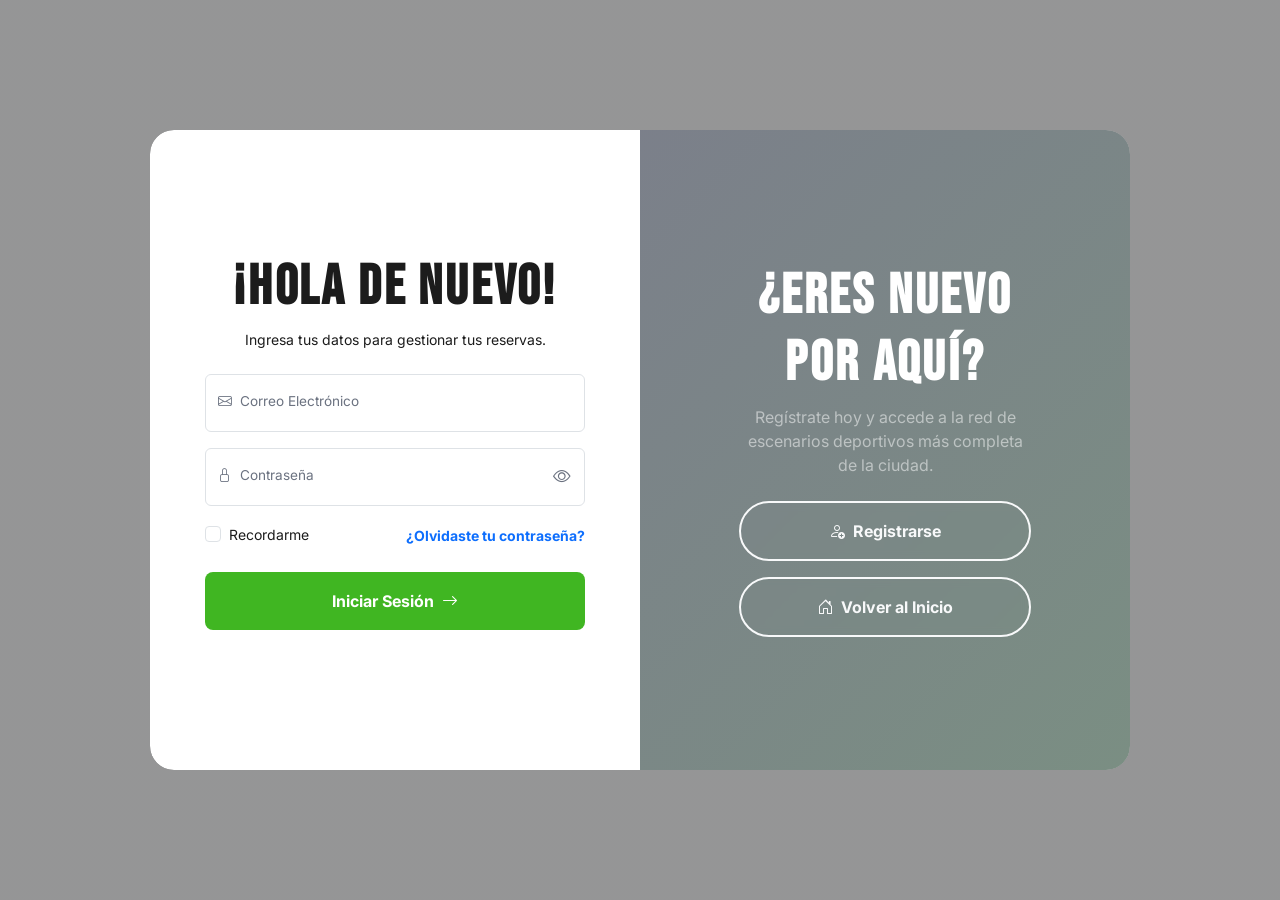
<file: pages/reservas.html>
<!doctype html>
<html lang="es">
  <head>
    <meta charset="UTF-8" />
    <meta name="viewport" content="width=device-width, initial-scale=1.0" />
    <meta name="description" content="Gestiona tus reservas de canchas deportivas. Revisa fechas, horarios y estado." />
    <meta name="author" content="GOLAYA" />
    <meta name="theme-color" content="#40b622" />
    <meta property="og:type" content="website" />
    <meta property="og:title" content="Mis Reservas - GOLAYA" />
    <meta property="og:description" content="Gestiona tus reservas de canchas deportivas. Revisa fechas, horarios y estado." />
    <meta property="og:image" content="https://golaya.vercel.app/ogimage.webp" />
    <meta property="og:url" content="https://golaya.vercel.app/pages/reservas.html" />
    <meta property="og:site_name" content="GOLAYA" />
    <meta property="og:locale" content="es_CO" />
    <link rel="canonical" href="https://golaya.vercel.app/pages/reservas.html" />
    <meta name="twitter:card" content="summary_large_image" />
    <meta name="twitter:title" content="Mis Reservas - GOLAYA" />
    <meta name="twitter:description" content="Gestiona tus reservas de canchas deportivas. Revisa fechas, horarios y estado." />
    <meta name="twitter:image" content="https://golaya.vercel.app/ogimage.webp" />
    <meta property="og:image:width" content="1200" />
    <meta property="og:image:height" content="630" />
    <meta
      property="og:image:alt"
      content="GOLAYA - Reserva tu cancha deportiva en segundos. 6 canchas, 5 deportes, disponible 24/7" />
    <link rel="icon" type="image/svg+xml" href="../assets/icons/favicon/soccer-ball-variant.svg" />
    <title>Mis Reservas | GOLAYA</title>
    <link rel="icon" type="image/x-icon" href="../assets/icons/favicon/favicon.ico" />
    <link rel="icon" type="image/png" sizes="16x16" href="../assets/icons/favicon/favicon-16x16.png" />
    <link rel="icon" type="image/png" sizes="32x32" href="../assets/icons/favicon/favicon-32x32.png" />
    <link rel="apple-touch-icon" sizes="180x180" href="../assets/icons/favicon/apple-touch-icon.png" />
    <link rel="manifest" href="../assets/icons/favicon/site.webmanifest" />

    <link rel="preconnect" href="https://fonts.googleapis.com" />
    <link rel="preconnect" href="https://fonts.gstatic.com" crossorigin />
    <link rel="preconnect" href="https://cdn.jsdelivr.net" />
    <link
      href="https://fonts.googleapis.com/css2?family=Bebas+Neue&amp;family=Inter:wght@400;500;700;800&amp;display=swap"
      rel="stylesheet" />

    <link href="https://cdn.jsdelivr.net/npm/bootstrap@5.3.3/dist/css/bootstrap.min.css" rel="stylesheet" />
    <link rel="stylesheet" href="https://cdn.jsdelivr.net/npm/bootstrap-icons@1.13.1/font/bootstrap-icons.min.css" />
    <link rel="stylesheet" href="../css/components/toast.css" />
    <link rel="stylesheet" href="../css/views/reservas.css" />
    <link rel="stylesheet" href="../css/components/navbar-footer.css" />
    <link rel="stylesheet" href="../css/global.css" />
  </head>

  <body class="body-reservas">
    <!-- NAVBAR -->
    <app-navbar></app-navbar>

    <!-- CONTENIDO PRINCIPAL -->
    <main class="container-fluid px-2 px-lg-4 py-3">
      <div class="row d-flex g-3 g-lg-4 align-items-stretch justify-content-center main-reservas-row">
        <!-- ---------------- lateral izquierdo: indicador de pasos ---------------- -->
        <aside class="cont-pasos col-12 col-lg-2 d-flex">
          <div class="menu-pasos rounded-4 shadow-sm w-100">
            <div class="paso activo" data-step="1">
              <span class="icono-paso"><i class="bi bi-person-fill"></i></span>
              <div class="text-pasos">
                <h3>Paso 1</h3>
                <p>Info Personal</p>
              </div>
            </div>
            <div class="paso" data-step="2">
              <span class="icono-paso"><i class="bi bi-calendar-check-fill"></i></span>
              <div class="text-pasos">
                <h3>Paso 2</h3>
                <p>Fecha / Hora</p>
              </div>
            </div>
            <div class="paso" data-step="3">
              <span class="icono-paso"><i class="bi bi-check2-square"></i></span>
              <div class="text-pasos">
                <h3>Paso 3</h3>
                <p>Confirmación</p>
              </div>
            </div>
            <div class="paso" data-step="4">
              <span class="icono-paso"><i class="bi bi-calendar2-check-fill"></i></span>
              <div class="text-pasos">
                <h3>Paso 4</h3>
                <p>Reservado</p>
              </div>
            </div>
          </div>
        </aside>

        <!-- ---------------- panel central: wizard de reservas ---------------- -->
        <section class="col-12 col-lg-7 d-flex">
          <div class="panel-formulario rounded-4 shadow-sm p-3 p-lg-4 w-100 position-relative overflow-hidden">
            <!-- ---------------- paso 1: informacion personal ---------------- -->
            <div id="paso-1" class="paso-formulario activo">
              <div>
                <div class="div-titulo-formulario mb-3 text-center text-md-start">
                  <h2 class="titulo-formulario mb-1">Ingresa tu Información Personal</h2>
                  <p class="texto-secundario mb-0">
                    Por favor ingresa tu información personal así sabremos que eres tú cuando llegues.
                  </p>
                </div>

                <div
                  class="d-flex flex-column flex-md-row align-items-md-center p-3 mb-3 gap-2 gap-md-5 bg-light border-0 rounded-3">
                  <label class="fw-bold mb-0">¿Para quién reservas?</label>
                  <div class="d-flex flex-wrap gap-3 gap-md-5">
                    <div class="form-check">
                      <input class="form-check-input" type="radio" name="reservaPara" id="reservaParaMi" value="mi" checked />
                      <label class="form-check-label" for="reservaParaMi">Para mí</label>
                    </div>
                    <div class="form-check">
                      <input class="form-check-input" type="radio" name="reservaPara" id="reservaTercero" value="tercero" />
                      <label class="form-check-label" for="reservaTercero">Para un tercero</label>
                    </div>
                  </div>
                </div>

                <div class="row g-3">
                  <div class="col-12 col-md-6">
                    <label for="nombreCompleto" class="form-label titulo-imput">Nombre Completo</label>
                    <input id="nombreCompleto" type="text" class="form-control" placeholder="Ej: Juan Pérez" />
                    <small class="mensaje-error" id="errorNombreCompleto" aria-live="polite"></small>
                  </div>
                  <div class="col-12 col-md-6">
                    <label for="cedula" class="form-label titulo-imput">Cédula</label>
                    <input id="cedula" type="text" class="form-control" placeholder="Ej: 102049686" maxlength="9" />
                    <small class="mensaje-error" id="errorCedula" aria-live="polite"></small>
                  </div>
                  <div class="col-12 col-md-6">
                    <label for="celular" class="form-label titulo-imput">Celular</label>
                    <input id="celular" type="tel" class="form-control" placeholder="Ej: 3001234567" />
                    <small class="mensaje-error" id="errorCelular" aria-live="polite"></small>
                  </div>
                  <div class="col-12 col-md-6">
                    <label for="correo" class="form-label titulo-imput">Correo</label>
                    <input id="correo" type="email" class="form-control" placeholder="Ej: correo@ejemplo.com" />
                    <small class="mensaje-error" id="errorCorreo" aria-live="polite"></small>
                  </div>
                  <div class="col-12">
                    <label for="metodoPago" class="form-label titulo-imput">Método de Pago</label>
                    <select id="metodoPago" class="form-select">
                      <option selected disabled value="">Selecciona el método de pago</option>
                    </select>
                    <small class="mensaje-error" id="errorMetodoPago" aria-live="polite"></small>
                  </div>
                </div>
              </div>

              <div class="d-flex justify-content-end mt-4">
                <button type="button" class="btn btn-dark px-4 py-2 rounded-3 boton-siguiente" data-next="2">
                  Siguiente &rarr;
                </button>
              </div>
            </div>

            <!-- ---------------- paso 2: fecha y hora ---------------- -->
            <div id="paso-2" class="paso-formulario">
              <div>
                <div class="div-titulo-formulario mb-3 text-center text-md-start">
                  <h2 class="titulo-formulario mb-1">Ahora Elegirás Tu Fecha y Hora</h2>
                  <p class="texto-secundario mb-0">Elige la fecha y hora que te quede mejor y puntualmente te esperaremos.</p>
                </div>

                <div class="paso-2-layout row g-3 align-items-start">
                  <div class="col-12 col-lg-6">
                    <div class="calendar-card rounded-4 p-2 p-md-3">
                      <div class="calendar-header d-flex align-items-center justify-content-between mb-1">
                        <button
                          type="button"
                          id="prevMonthBtn"
                          class="btn btn-link p-0 text-dark fs-4 text-decoration-none"
                          aria-label="Mes anterior">
                          &#8249;
                        </button>
                        <div id="currentMonthLabel" class="calendar-title fw-bold text-center">JULIO</div>
                        <button
                          type="button"
                          id="nextMonthBtn"
                          class="btn btn-link p-0 text-dark fs-4 text-decoration-none"
                          aria-label="Mes siguiente">
                          &#8250;
                        </button>
                      </div>

                      <div class="calendar-weekdays d-grid">
                        <span>Lun</span>
                        <span>Mar</span>
                        <span>Mié</span>
                        <span>Jue</span>
                        <span>Vie</span>
                        <span>Sáb</span>
                        <span>Dom</span>
                      </div>

                      <div id="calendarDays" class="calendar-days d-grid"></div>
                    </div>
                  </div>

                  <div class="col-12 col-lg-6">
                    <div class="horarios-card rounded-4 p-2 p-md-3">
                      <h3 class="titulo-horarios fs-5 fw-bold mb-3">Horarios disponibles</h3>
                      <div id="horariosDisponibles" class="mb-3"></div>

                      <div class="seleccion-actual rounded-3 p-3 border">
                        <p class="mb-2 fw-semibold">Has elegido:</p>
                        <div class="div-seleccion">
                          <div class="d-flex align-items-center gap-2">
                            <i class="bi bi-calendar3-event fs-5 text-muted"></i>
                            <span id="selectedDateText" class="fw-bold">Selecciona una fecha</span>
                          </div>
                          <div class="d-flex align-items-center gap-2">
                            <i class="bi bi-clock fs-5 text-muted"></i>
                            <span id="selectedTimeText" class="fw-bold">Selecciona una hora</span>
                          </div>
                        </div>
                      </div>
                    </div>
                  </div>
                </div>

                <div class="d-none">
                  <input id="fechaReserva" type="date" />
                  <input id="horaReserva" type="time" />
                  <select id="tipoCancha">
                    <option value="Fútbol 7" selected>Fútbol 7</option>
                  </select>
                  <select id="duracion">
                    <option value="1 hora" selected>1 hora</option>
                  </select>
                </div>
              </div>

              <div class="d-flex justify-content-between mt-4">
                <button type="button" class="btn btn-outline-secondary px-4 py-2 boton-anterior" data-prev="1">
                  &larr; Volver
                </button>
                <button type="button" class="btn btn-dark px-4 py-2 rounded-3 boton-siguiente" data-next="3">
                  Siguiente &rarr;
                </button>
              </div>
            </div>

            <!-- ---------------- paso 3: confirmacion ---------------- -->
            <div id="paso-3" class="paso-formulario">
              <div>
                <div class="mb-3">
                  <h2 class="titulo-formulario mb-1">Confirmación de Reserva</h2>
                  <p class="texto-secundario mb-0">Verifica que los datos ingresados sean correctos antes de confirmar.</p>
                </div>

                <div class="card p-3 border-0 bg-light rounded-3 mb-3">
                  <h5 class="fw-bold mb-3 text-success"><i class="bi bi-person-check me-2"></i>Datos del Cliente</h5>
                  <div class="row g-2 small">
                    <div class="col-12 col-md-6 dato-confirmacion">
                      <i class="bi bi-person-vcard"></i><strong>Nombre:</strong> <span id="vistaNombre">-</span>
                    </div>
                    <div class="col-12 col-md-6 dato-confirmacion">
                      <i class="bi bi-card-text"></i><strong>Cédula:</strong> <span id="vistaCedula">-</span>
                    </div>
                    <div class="col-12 col-md-6 dato-confirmacion">
                      <i class="bi bi-phone"></i><strong>Celular:</strong> <span id="vistaCelular">-</span>
                    </div>
                    <div class="col-12 col-md-6 dato-confirmacion">
                      <i class="bi bi-envelope"></i><strong>Correo:</strong> <span id="vistaCorreo">-</span>
                    </div>
                    <div class="col-12 dato-confirmacion">
                      <i class="bi bi-wallet2"></i><strong>Método de Pago:</strong> <span id="vistaPago">-</span>
                    </div>
                  </div>
                </div>

                <div class="card p-3 border-0 bg-light rounded-3">
                  <h5 class="fw-bold mb-3 text-success"><i class="bi bi-calendar-event me-2"></i>Detalles del Evento</h5>
                  <div class="row g-2 small">
                    <div class="col-12 col-md-6 dato-confirmacion">
                      <i class="bi bi-trophy"></i><strong>Cancha:</strong> <span id="vistaCancha">-</span>
                    </div>
                    <div class="col-12 col-md-6 dato-confirmacion">
                      <i class="bi bi-calendar3"></i><strong>Fecha:</strong> <span id="vistaFecha">-</span>
                    </div>
                    <div class="col-12 col-md-6 dato-confirmacion">
                      <i class="bi bi-clock"></i><strong>Hora:</strong> <span id="vistaHora">-</span>
                    </div>
                    <div class="col-12 col-md-6 dato-confirmacion">
                      <i class="bi bi-hourglass-split"></i><strong>Duración:</strong> <span id="vistaDuracion">-</span>
                    </div>
                  </div>
                </div>
              </div>

              <div class="d-flex justify-content-between mt-4">
                <button type="button" class="btn btn-outline-secondary px-4 py-2 boton-anterior" data-prev="2">
                  &larr; Volver
                </button>
                <button type="button" class="btn btn-success px-4 py-2 rounded-3 boton-siguiente" data-next="4">
                  Ir a pagar <i class="bi bi-check-lg ms-1"></i>
                </button>
              </div>
            </div>

            <!-- ---------------- paso 4: reserva completada ---------------- -->
            <div id="paso-4" class="paso-formulario text-center py-4 my-auto">
              <div>
                <div class="mb-3 text-success display-1">
                  <i class="bi bi-check-circle-fill"></i>
                </div>
                <h2 class="titulo-formulario mb-2">¡Reserva Exitosa!</h2>
                <p class="texto-secundario mb-4">
                  Hemos registrado tu cupo correctamente. Te enviamos un comprobante al correo registrado.
                </p>

                <div class="p-3 bg-light rounded-3 d-inline-block text-start mb-4 border">
                  <p class="m-0 small">
                    <strong>Código de Reserva:</strong> <span class="text-primary fw-bold" id="codigoReserva">#DEV-8932</span>
                  </p>
                </div>

                <div id="ubicacionReservaFinal" class="reserva-ubicacion-final mx-auto mb-4" hidden>
                  <div class="small text-muted mb-2">
                    <i class="bi bi-geo-alt-fill text-success me-1"></i>
                    <strong id="reservaFinalSede">Sede</strong>
                  </div>
                  <p id="reservaFinalDireccion" class="small text-muted mb-3"></p>
                  <img id="reservaFinalQr" class="reserva-qr" alt="Código QR de la ubicación" />
                  <p class="small text-muted mt-2 mb-0">Escanea el código para consultar la ubicación.</p>
                  <a id="reservaFinalAbrirMapa" class="btn btn-sm btn-outline-success mt-3" target="_blank" rel="noopener" hidden>
                    <i class="bi bi-box-arrow-up-right me-1"></i>Abrir ubicación
                  </a>
                </div>
              </div>

              <div>
                <button type="button" class="btn btn-dark px-4 py-2 rounded-3" id="botonReiniciar">Hacer otra reserva</button>
              </div>
            </div>
          </div>
        </section>

        <!-- ---------------- lateral derecho: resumen ---------------- -->
        <aside class="col-12 col-lg-3 d-flex">
          <!-- En pages/reservas.html, dentro de <aside class="col-12 col-lg-3 d-flex"> -->
          <div class="resumen-resumen rounded-4 shadow-sm overflow-hidden w-100">
            <div class="resumen-header d-flex justify-content-between align-items-center px-3 py-2">
              <h3 class="titulo-resumen mb-0">Tu Reserva</h3>
              <!-- BOTÓN AÑADIDO -->
              <!-- En reservas.html (reemplaza tu botón actual por este): -->
              <span id="contenedorCambiarCancha" class="d-inline-block" tabindex="0" role="button" aria-label="Cambiar cancha">
                <button type="button" id="btnCambiarCancha" class="btn btn-sm btn-outline-light">
                  <i class="bi bi-arrow-repeat me-1"></i>Cambiar cancha
                </button>
              </span>
            </div>
            <div class="resumen-body p-3">
              <div class="resumen-imagen rounded-3 overflow-hidden mb-3 position-relative">
                <img
                  id="resumenImagenCancha"
                  src="https://raw.githubusercontent.com/CamiloBermeo/devPortes/refs/heads/main/assets/img/canchas/futbol-estadio-principal.webp"
                  class="img-fluid w-100"
                  alt="Cancha de fútbol" />
                <button type="button" id="btnMasInfoCancha" class="btn-mas-info-overlay">
                  <i class="bi bi-info-circle me-1"></i>Más info
                </button>
              </div>

              <div class="tarjeta-cancha">
                <div class="resumen-titulo-row d-flex flex-wrap align-items-center justify-content-between gap-2 mb-1">
                  <h4 class="nombre-cancha mb-0" id="resumenTituloCancha">Cancha Sintética # 1</h4>
                  <span class="badge bg-dark text-white">Sede Norte</span>
                </div>
                <p class="texto-cancha small text-muted mb-1" id="resumenSuperficie">4 x 4 (750 mts)</p>
                <p class="texto-cancha small text-muted mb-3" id="resumenTipoCancha">Fútbol 7</p>

                <div class="fila-detalle d-flex justify-content-between align-items-center small py-1 border-bottom">
                  <div class="detalle-meta d-flex align-items-center gap-2">
                    <span class="detalle-icon"><i class="bi bi-trophy"></i></span>
                    <span>Tipo</span>
                  </div>
                  <strong id="resumenTipo">Fútbol 7</strong>
                </div>

                <div class="fila-detalle d-flex justify-content-between align-items-center small py-1 border-bottom">
                  <div class="detalle-meta d-flex align-items-center gap-2">
                    <span class="detalle-icon"><i class="bi bi-clock-history"></i></span>
                    <span>Duración</span>
                  </div>
                  <strong id="resumenDuracion">1 hora</strong>
                </div>

                <div class="fila-detalle d-flex justify-content-between align-items-center small py-1 border-bottom">
                  <div class="detalle-meta d-flex align-items-center gap-2">
                    <span class="detalle-icon"><i class="bi bi-cash-stack"></i></span>
                    <span>Precio por Hora</span>
                  </div>
                  <strong id="resumenPrecio">$80.000</strong>
                </div>

                <div class="fila-detalle d-flex justify-content-between align-items-center small py-1 border-bottom">
                  <div class="detalle-meta d-flex align-items-center gap-2">
                    <span class="detalle-icon"><i class="bi bi-currency-dollar"></i></span>
                    <span>Total</span>
                  </div>
                  <strong id="resumenTotal">$80.000</strong>
                </div>

                <div class="fila-detalle d-flex justify-content-between align-items-center small py-1 border-bottom">
                  <div class="detalle-meta d-flex align-items-center gap-2">
                    <span class="detalle-icon"><i class="bi bi-calendar3"></i></span>
                    <span>Fecha</span>
                  </div>
                  <strong id="resumenFecha" class="text-danger">Por seleccionar</strong>
                </div>

                <div class="fila-detalle d-flex justify-content-between align-items-center small py-1">
                  <div class="detalle-meta d-flex align-items-center gap-2">
                    <span class="detalle-icon"><i class="bi bi-alarm"></i></span>
                    <span>Hora</span>
                  </div>
                  <strong id="resumenHora" class="text-danger">Por seleccionar</strong>
                </div>
              </div>
            </div>
          </div>
        </aside>
      </div>
    </main>
    <!-- Contenedor donde JS inyectará los modales dinámicos de selección de cancha -->
    <div id="contenedor-modales-reserva"></div>
    <!-- FOOTER -->
    <app-footer></app-footer>

    <script src="https://cdn.jsdelivr.net/npm/bootstrap@5.3.3/dist/js/bootstrap.bundle.min.js"></script>
    <script type="module" src="../js/api/canchas.js"></script>
    <script type="module" src="../js/views/reservas.js"></script>
    <script src="../js/componets/ball-logo.js"></script>
    <script type="module" src="../js/componets/nav_footer.js"></script>
  </body>
</html>
</file>
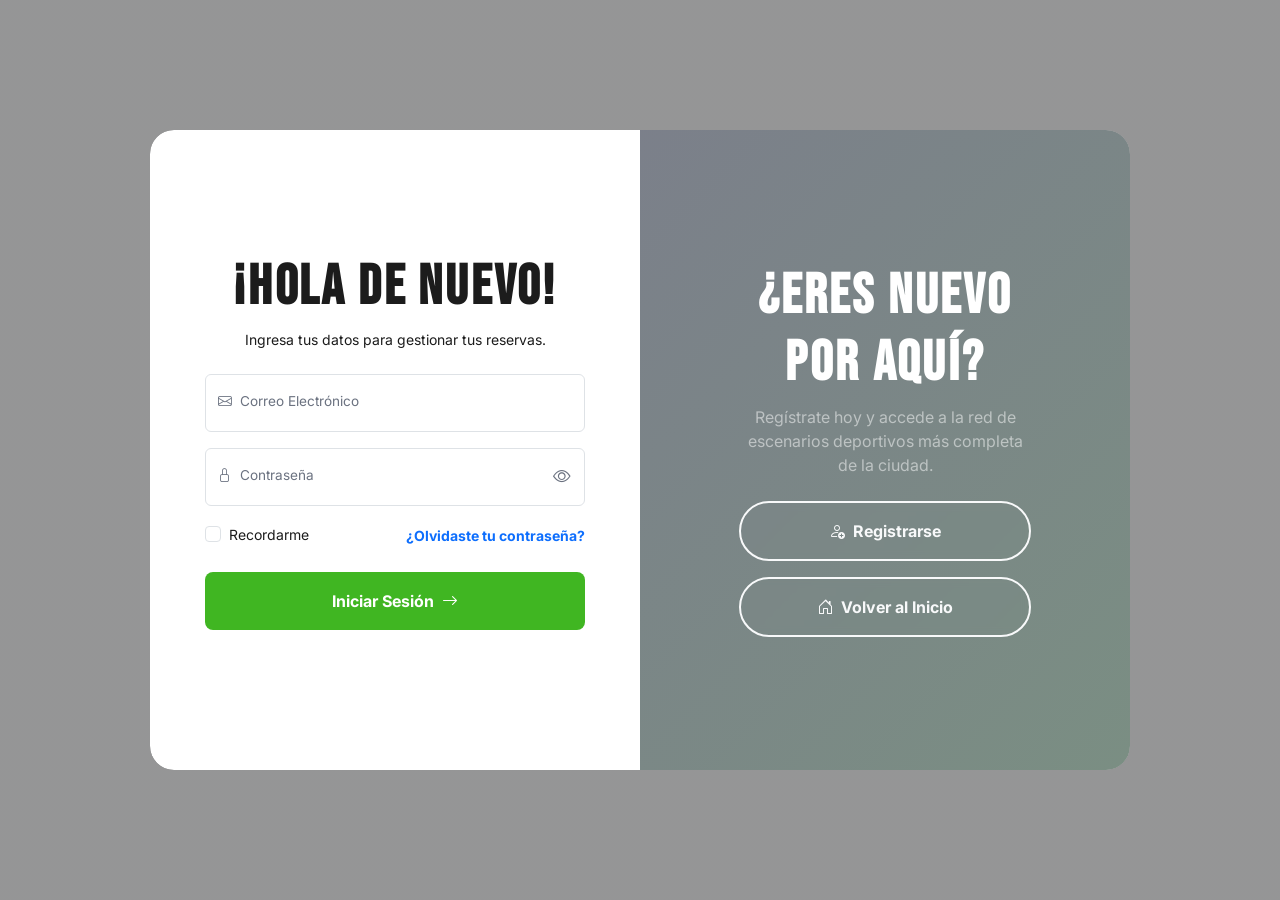
<file: pages/usuario.html>
<!doctype html>
<html lang="es">
  <head>
    <meta charset="UTF-8" />
    <meta name="viewport" content="width=device-width, initial-scale=1.0" />
    <meta name="description" content="Administra tu perfil y datos personales en GOLAYA." />
    <meta name="author" content="GOLAYA" />
    <meta name="theme-color" content="#40b622" />
    <meta property="og:type" content="website" />
    <meta property="og:title" content="Mi Perfil - GOLAYA" />
    <meta property="og:description" content="Administra tu perfil y datos personales en GOLAYA." />
    <meta property="og:image" content="https://golaya.vercel.app/ogimage.webp" />
    <meta property="og:url" content="https://golaya.vercel.app/pages/usuario.html" />
    <meta property="og:site_name" content="GOLAYA" />
    <meta property="og:locale" content="es_CO" />
    <link rel="canonical" href="https://golaya.vercel.app/pages/usuario.html" />
    <meta name="twitter:card" content="summary_large_image" />
    <meta name="twitter:title" content="Mi Perfil - GOLAYA" />
    <meta name="twitter:description" content="Administra tu perfil y datos personales en GOLAYA." />
    <meta name="twitter:image" content="https://golaya.vercel.app/ogimage.webp" />
    <meta property="og:image:width" content="1200" />
    <meta property="og:image:height" content="630" />
    <meta
      property="og:image:alt"
      content="GOLAYA - Reserva tu cancha deportiva en segundos. 6 canchas, 5 deportes, disponible 24/7" />
    <link rel="icon" type="image/svg+xml" href="../assets/icons/favicon/soccer-ball-variant.svg" />
    <title>Mi Perfil | GOLAYA</title>
    <link rel="icon" type="image/x-icon" href="../assets/icons/favicon/favicon.ico" />
    <link rel="icon" type="image/png" sizes="16x16" href="../assets/icons/favicon/favicon-16x16.png" />
    <link rel="icon" type="image/png" sizes="32x32" href="../assets/icons/favicon/favicon-32x32.png" />
    <link rel="apple-touch-icon" sizes="180x180" href="../assets/icons/favicon/apple-touch-icon.png" />
    <link rel="manifest" href="../assets/icons/favicon/site.webmanifest" />
    <link rel="preconnect" href="https://fonts.googleapis.com" />
    <link rel="preconnect" href="https://fonts.gstatic.com" crossorigin />
    <link rel="preconnect" href="https://cdn.jsdelivr.net" />
    <link
      href="https://fonts.googleapis.com/css2?family=Bebas+Neue&amp;family=Inter:wght@400;500;700;800&amp;display=swap"
      rel="stylesheet" />
    <!-- BOOTSTRAP -->
    <link href="https://cdn.jsdelivr.net/npm/bootstrap@5.3.3/dist/css/bootstrap.min.css" rel="stylesheet" />
    <link rel="stylesheet" href="https://cdn.jsdelivr.net/npm/bootstrap-icons@1.13.1/font/bootstrap-icons.min.css" />
    <!-- COMPONENTES -->
    <link rel="stylesheet" href="../css/components/toast.css" />
    <link rel="stylesheet" href="../css/components/navbar-footer.css" />
    <!-- ESTILOS PERSONALIZADOS -->
    <link rel="stylesheet" href="../css/global.css" />
    <link rel="stylesheet" href="../css/views/usuario.css" />
  </head>
  <body>
    <app-navbar></app-navbar>

    <main class="panel-contenedor">
      <aside class="tarjeta-panel tarjeta-perfil">
        <!-- HERO GRADIENTE -->
        <div class="perfil-hero" aria-hidden="true"></div>

        <!-- AVATAR -->
        <div class="avatar-stack">
          <img
            src="https://img.magnific.com/vector-premium/vector-icono-usuario-fondo-azul-adecuado-diseno-web-etc_266866-110.jpg"
            alt="Foto de perfil"
            class="perfil-foto"
            id="perfilFoto" />
          <span class="avatar-fallback" id="avatarFallback" hidden>CP</span>
          <span class="avatar-loading" id="avatarLoading" aria-hidden="true" hidden>
            <span class="avatar-loading-shimmer"></span>
            <i class="bi bi-arrow-repeat"></i>
          </span>
          <button type="button" class="btn-cambiar-foto" id="btnCambiarFoto" aria-label="Cambiar foto de perfil">
            <i class="bi bi-camera-fill"></i>
          </button>
          <input type="file" id="inputFotoPerfil" accept="image/jpeg,image/png,image/webp" hidden />
        </div>

        <!-- NOMBRE + ID -->
        <div class="perfil-identidad">
          <h2 id="nombreUsuario">USUARIO</h2>
          <span class="usuario-id-badge">#082026</span>
        </div>

        <!-- INFO -->
        <div class="perfil-info">
          <div class="info-item">
            <span class="info-etiqueta"><i class="bi bi-envelope-fill"></i> Email</span>
            <span class="info-valor" id="emailUsuario">carlos.m@gmail.com</span>
          </div>
          <div class="info-item">
            <span class="info-etiqueta"><i class="bi bi-phone-fill"></i> Teléfono</span>
            <span class="info-valor" id="telefonoUsuario">300 123 456</span>
          </div>
          <div class="info-item">
            <span class="info-etiqueta"><i class="bi bi-gem"></i> Nivel de jugador</span>
            <span class="info-valor nivel-jugador-loading" id="nivelJugadorUsuario">Cargando...</span>
          </div>
        </div>

        <!-- RESUMEN -->
        <div class="perfil-resumen">
          <h4>Resumen</h4>
          <div class="resumen-grid">
            <div class="resumen-item">
              <span class="resumen-num resumen-dato-loading resumen-numero-loading" id="totalReservasUsuario">0</span>
              <span class="resumen-label">Reservas</span>
            </div>
            <div class="resumen-item">
              <span class="resumen-num resumen-dato-loading resumen-numero-loading" id="horasJugadasUsuario">0h</span>
              <span class="resumen-label">Jugadas</span>
            </div>
            <div class="resumen-item resumen-item-favorita">
              <span class="resumen-num resumen-dato-loading resumen-favorita resumen-favorita-loading" id="canchaFavoritaUsuario"
                >N/A</span
              >
              <span class="resumen-label">Favorita</span>
            </div>
          </div>
          <div class="resumen-estado" id="resumenEstado" role="status" aria-live="polite" hidden></div>
        </div>

        <!-- ACCIONES -->
        <div class="perfil-acciones">
          <button type="button" class="btn-editar-perfil" id="btnEditarPerfil">
            <i class="bi bi-pencil-square"></i> Editar perfil
          </button>
          <button type="button" class="btn-cerrar-sesion" id="btnCerrarSesion">
            <i class="bi bi-box-arrow-right"></i> Cerrar sesión
          </button>
        </div>
      </aside>

      <section class="reservas-contenedor">
        <section class="tarjeta-panel tarjeta-pendientes">
          <div class="titulo-seccion">
            <div>
              <h3>Reservas Pendientes</h3>
              <p>Reservas que tienes programadas</p>
            </div>
            <span class="contador-pendientes" id="contadorPendientes">0</span>
          </div>

          <!-- LOADING -->
          <div id="pendientesLoading" class="usuario-loading-state">
            <div class="skeleton-reserva">
              <div class="skeleton-reserva-texto">
                <div class="skeleton-line title"></div>
                <div class="skeleton-line"></div>
                <div class="skeleton-line short"></div>
              </div>
              <div class="skeleton-line-btn"></div>
            </div>
            <div class="skeleton-reserva">
              <div class="skeleton-reserva-texto">
                <div class="skeleton-line title"></div>
                <div class="skeleton-line"></div>
                <div class="skeleton-line short"></div>
              </div>
              <div class="skeleton-line-btn"></div>
            </div>
            <div class="skeleton-reserva">
              <div class="skeleton-reserva-texto">
                <div class="skeleton-line title"></div>
                <div class="skeleton-line"></div>
                <div class="skeleton-line short"></div>
              </div>
              <div class="skeleton-line-btn"></div>
            </div>
          </div>

          <!-- ERROR -->
          <div id="pendientesError" class="usuario-error-state d-none">
            <div class="error-icon"><i class="bi bi-exclamation-triangle-fill"></i></div>
            <h4>No se pudieron cargar las reservas</h4>
            <p>Ocurrió un inconveniente al conectar con el servidor.</p>
            <button id="btnReintentarPendientes" class="btn-reintentar"><i class="bi bi-arrow-clockwise"></i> Reintentar</button>
          </div>

          <!-- VACÍO -->
          <div id="pendientesVacio" class="usuario-empty-state d-none">
            <div class="empty-icon"><i class="bi bi-calendar-x"></i></div>
            <h4>Sin reservas pendientes</h4>
            <p>No tienes reservas programadas en este momento.</p>
            <a href="reservas.html" class="btn-reservar-ahora"> <i class="bi bi-plus-circle"></i> Reservar cancha </a>
          </div>

          <!-- LISTA -->
          <div class="lista-reservas" id="listaReservas"></div>
        </section>

        <section class="tarjeta-panel tarjeta-historial">
          <div class="titulo-seccion">
            <h3>Historial de Reservas</h3>
          </div>
          <div class="tabla-responsive" id="tablaHistorial">
            <table class="tabla-reservas">
              <thead>
                <tr>
                  <th>Fecha</th>
                  <th>Cancha</th>
                  <th>Hora</th>
                  <th>Tipo</th>
                  <th>Estado</th>
                  <th>Acción</th>
                </tr>
              </thead>
              <tbody id="historialBody"></tbody>
            </table>
          </div>

          <!-- LOADING HISTORIAL -->
          <div id="historialLoading" class="usuario-loading-table d-none">
            <div class="skeleton-table-row">
              <div class="skeleton-line"></div>
              <div class="skeleton-line"></div>
              <div class="skeleton-line"></div>
              <div class="skeleton-line short"></div>
            </div>
            <div class="skeleton-table-row">
              <div class="skeleton-line"></div>
              <div class="skeleton-line"></div>
              <div class="skeleton-line"></div>
              <div class="skeleton-line short"></div>
            </div>
            <div class="skeleton-table-row">
              <div class="skeleton-line"></div>
              <div class="skeleton-line"></div>
              <div class="skeleton-line"></div>
              <div class="skeleton-line short"></div>
            </div>
          </div>

          <!-- ERROR HISTORIAL -->
          <div id="historialError" class="usuario-error-state d-none">
            <div class="error-icon"><i class="bi bi-exclamation-triangle-fill"></i></div>
            <h4>No se pudo cargar el historial</h4>
            <p>Ocurrió un inconveniente al conectar con el servidor.</p>
            <button id="btnReintentarHistorial" class="btn-reintentar"><i class="bi bi-arrow-clockwise"></i> Reintentar</button>
          </div>

          <!-- VACÍO HISTORIAL -->
          <div id="historialVacio" class="usuario-empty-state d-none">
            <div class="empty-icon"><i class="bi bi-clock-history"></i></div>
            <h4>Sin historial</h4>
            <p>Aún no tienes reservas registradas.</p>
            <a href="reservas.html" class="btn-reservar-ahora"> <i class="bi bi-plus-circle"></i> Reservar cancha </a>
          </div>

          <div class="historial-cards" id="historialCards" hidden></div>
        </section>
      </section>
    </main>

    <div class="modal-perfil" id="modalPerfil" role="dialog" aria-modal="true" aria-labelledby="modalTitulo" hidden>
      <div class="modal-perfil-contenido">
        <button type="button" class="btn-cerrar-modal" id="btnCerrarModal" aria-label="Cerrar modal">
          <i class="bi bi-x-lg"></i>
        </button>

        <div class="modal-encabezado">
          <div class="icono-editar">
            <i class="bi bi-person-gear"></i>
          </div>
          <div>
            <h3 id="modalTitulo">Editar perfil</h3>
            <p>Actualiza tus datos personales</p>
          </div>
        </div>

        <form id="formEditarPerfil" novalidate>
          <div class="campo-formulario">
            <label for="inputNombre">Nombre completo</label>
            <input type="text" id="inputNombre" autocomplete="off" />
            <div class="tooltip-error" id="errorNombre">Ingresa tu nombre</div>
          </div>
          <div class="campo-formulario">
            <label for="inputEmail">Correo electrónico</label>
            <input type="email" id="inputEmail" autocomplete="off" />
            <div class="tooltip-error" id="errorEmail">Ingresa un correo válido</div>
          </div>
          <div class="campo-formulario">
            <label for="inputTelefono">Teléfono</label>
            <input type="tel" id="inputTelefono" autocomplete="off" />
            <div class="tooltip-error" id="errorTelefono">Teléfono requerido</div>
          </div>
          <div class="campo-formulario">
            <label for="inputCedula">Cédula</label>
            <input type="text" id="inputCedula" autocomplete="off" />
            <div class="tooltip-error" id="errorCedula">Cédula requerida</div>
          </div>
          <div class="modal-botones">
            <button type="button" class="btn-modal-cancelar" id="btnCancelarEdicion">Cancelar</button>
            <button type="submit" class="btn-modal-guardar">
              <span class="btn-label"><i class="bi bi-check-lg"></i> Guardar cambios</span>
              <span class="btn-spinner"><i class="bi bi-arrow-repeat"></i> Guardando...</span>
            </button>
          </div>
        </form>
      </div>
    </div>

    <!-- MODAL DETALLE RESERVA -->
    <div class="modal-detalle" id="modalDetalle" role="dialog" aria-modal="true" aria-labelledby="detalleTitulo" hidden>
      <div class="modal-detalle-contenido">
        <button type="button" class="btn-cerrar-modal" id="btnCerrarDetalle" aria-label="Cerrar detalle">
          <i class="bi bi-x-lg"></i>
        </button>

        <div class="detalle-encabezado">
          <div class="detalle-icono">
            <i class="bi bi-receipt"></i>
          </div>
          <div>
            <h3 id="detalleTitulo">Detalle de Reserva</h3>
            <p>Reserva #<span id="detalleId"></span></p>
          </div>
        </div>

        <div class="detalle-cuerpo">
          <div class="detalle-fila">
            <span class="detalle-label"><i class="bi bi-geo-alt-fill"></i> Cancha</span>
            <span class="detalle-valor" id="detalleCancha"></span>
          </div>
          <div class="detalle-fila">
            <span class="detalle-label"><i class="bi bi-calendar3"></i> Fecha</span>
            <span class="detalle-valor" id="detalleFecha"></span>
          </div>
          <div class="detalle-fila">
            <span class="detalle-label"><i class="bi bi-clock-fill"></i> Hora</span>
            <span class="detalle-valor" id="detalleHora"></span>
          </div>
          <div class="detalle-fila">
            <span class="detalle-label"><i class="bi bi-people-fill"></i> Tipo</span>
            <span class="detalle-valor" id="detalleTipo"></span>
          </div>
          <div class="detalle-fila">
            <span class="detalle-label"><i class="bi bi-flag-fill"></i> Estado</span>
            <span class="detalle-valor" id="detalleEstado"></span>
          </div>
          <div class="detalle-fila">
            <span class="detalle-label"><i class="bi bi-person-fill"></i> Jugador</span>
            <span class="detalle-valor" id="detalleJugador"></span>
          </div>
          <div class="detalle-fila">
            <span class="detalle-label" id="detallePagoLabel"><i class="bi bi-credit-card-fill"></i> Pago</span>
            <span class="detalle-valor" id="detallePago"></span>
          </div>
          <div class="detalle-alerta-cancelacion" id="detalleCancelacion" hidden>
            <i class="bi bi-info-circle-fill" aria-hidden="true"></i>
            <span>La reserva fue cancelada. Este detalle no confirma un reembolso.</span>
          </div>
        </div>
      </div>
    </div>

    <div
      class="modal-detalle modal-qr-ubicacion"
      id="modalQrUbicacion"
      role="dialog"
      aria-modal="true"
      aria-labelledby="qrUbicacionTitulo"
      hidden>
      <div class="modal-detalle-contenido qr-ubicacion-contenido">
        <button type="button" class="btn-cerrar-modal" id="btnCerrarQrUbicacion" aria-label="Cerrar ubicación">
          <i class="bi bi-x-lg"></i>
        </button>
        <div class="detalle-encabezado">
          <div class="detalle-icono"><i class="bi bi-geo-alt-fill"></i></div>
          <div>
            <h3 id="qrUbicacionTitulo">Ubicación de la reserva</h3>
            <p id="qrUbicacionSede"></p>
          </div>
        </div>
        <div class="qr-ubicacion-cuerpo">
          <img id="qrUbicacionImagen" class="qr-ubicacion-imagen" alt="Código QR de la ubicación" />
          <p id="qrUbicacionDireccion" class="small text-muted"></p>
          <a id="qrUbicacionAbrir" class="btn btn-brand rounded-pill" target="_blank" rel="noopener">
            <i class="bi bi-box-arrow-up-right me-1"></i>Abrir ubicación
          </a>
        </div>
      </div>
    </div>

    <app-footer></app-footer>

    <script src="https://cdn.jsdelivr.net/npm/bootstrap@5.3.3/dist/js/bootstrap.bundle.min.js" defer></script>
    <script type="module" src="../js/views/usuario.js"></script>
    <script src="../js/componets/nav_footer.js" defer></script>
    <script src="../js/componets/ball-logo.js"></script>
  </body>
</html>
</file>
<file: css/components/toast.css>
/* =====================================================
   TOAST NOTIFICATIONS (compartido entre vistas)
   ===================================================== */

.dp-toast-container {
  position: fixed;
  bottom: clamp(20px, 2.5vw, 30px);
  right: clamp(20px, 2.5vw, 30px);
  z-index: 10000;
  display: flex;
  flex-direction: column;
  gap: clamp(8px, 1.2vw, 12px);
  pointer-events: none;
}

.dp-toast {
  pointer-events: auto;
  display: flex;
  align-items: center;
  gap: clamp(8px, 1.2vw, 12px);
  padding: clamp(12px, 1.8vw, 20px) clamp(20px, 2.5vw, 30px);
  background-color: rgba(29, 33, 36, 0.95);
  backdrop-filter: blur(10px);
  color: #ffffff;
  border-radius: 8px;
  box-shadow: 0 12px 35px rgba(0, 0, 0, 0.2);
  font-size: clamp(13px, 1.4vw, 14px);
  font-weight: 500;
  animation: dpToastSlideIn 200ms ease;
  max-width: min(90vw, 380px);
}

.dp-toast--exito {
  border-left: 4px solid #39b54a;
}

.dp-toast--error {
  border-left: 4px solid #dc3545;
}

.dp-toast--info {
  border-left: 4px solid #0dcaf0;
}

.dp-toast--advertencia {
  border-left: 4px solid #bfa100;
}

.dp-toast i {
  font-size: 18px;
  flex-shrink: 0;
}

.dp-toast--exito i {
  color: #39b54a;
}
.dp-toast--error i {
  color: #dc3545;
}
.dp-toast--info i {
  color: #0dcaf0;
}
.dp-toast--advertencia i {
  color: #bfa100;
}

@keyframes dpToastSlideIn {
  from {
    opacity: 0;
    transform: translateX(100%);
  }
  to {
    opacity: 1;
    transform: translateX(0);
  }
}

@keyframes dpToastSlideOut {
  from {
    opacity: 1;
    transform: translateX(0);
  }
  to {
    opacity: 0;
    transform: translateX(100%);
  }
}

.dp-toast--hiding {
  animation: dpToastSlideOut 150ms ease forwards;
}

/* =====================================================
   CONFIRM MODAL
   ===================================================== */

.confirm-overlay {
  position: fixed;
  inset: 0;
  background: rgba(0, 0, 0, 0.5);
  backdrop-filter: blur(4px);
  z-index: 10001;
  display: flex;
  align-items: center;
  justify-content: center;
  padding: 16px;
  animation: confirmFadeIn 200ms ease;
}

.confirm-modal {
  background: #ffffff;
  border-radius: 16px;
  padding: 32px;
  max-width: 400px;
  width: 100%;
  text-align: center;
  position: relative;
  box-shadow: 0 20px 60px rgba(0, 0, 0, 0.25);
  animation: confirmScaleIn 250ms cubic-bezier(0.34, 1.56, 0.64, 1);
}

.confirm-close {
  position: absolute;
  top: 12px;
  right: 12px;
  background: none;
  border: none;
  font-size: 16px;
  color: #6c757d;
  cursor: pointer;
  padding: 4px 8px;
  border-radius: 6px;
  transition:
    background 150ms ease,
    color 150ms ease;
}

.confirm-close:hover {
  background: #f4f6f8;
  color: #1d2124;
}

.confirm-icon {
  font-size: 48px;
  color: #dc3545;
  margin-bottom: 16px;
}

.confirm-titulo {
  font-size: 20px;
  font-weight: 700;
  color: #1d2124;
  margin-bottom: 8px;
}

.confirm-mensaje {
  font-size: 14px;
  color: #6c757d;
  margin-bottom: 24px;
  line-height: 1.5;
}

.confirm-botones {
  display: flex;
  gap: 12px;
  justify-content: center;
}

.confirm-btn {
  padding: 10px 24px;
  border-radius: 8px;
  font-size: 14px;
  font-weight: 600;
  cursor: pointer;
  border: none;
  transition:
    background 150ms ease,
    transform 100ms ease;
}

.confirm-btn:active {
  transform: scale(0.97);
}

.confirm-btn-cancelar {
  background: #f4f6f8;
  color: #6c757d;
}

.confirm-btn-cancelar:hover {
  background: #e9ecef;
}

.confirm-btn-aceptar {
  background: #dc3545;
  color: #ffffff;
}

.confirm-btn-aceptar:hover {
  background: #bb2d3b;
}

@keyframes confirmFadeIn {
  from {
    opacity: 0;
  }
  to {
    opacity: 1;
  }
}

@keyframes confirmScaleIn {
  from {
    opacity: 0;
    transform: scale(0.9);
  }
  to {
    opacity: 1;
    transform: scale(1);
  }
}

.confirm-ocultando {
  animation: confirmFadeOut 150ms ease forwards;
}

@keyframes confirmFadeOut {
  from {
    opacity: 1;
  }
  to {
    opacity: 0;
  }
}

/* =====================================================
   RESPONSIVE
   ===================================================== */

@media (max-width: 576px) {
  .dp-toast-container {
    left: clamp(8px, 1.2vw, 12px);
    right: clamp(8px, 1.2vw, 12px);
    bottom: clamp(8px, 1.2vw, 12px);
  }

  .dp-toast {
    max-width: none;
  }

  .confirm-modal {
    padding: 24px;
  }

  .confirm-botones {
    flex-direction: column;
  }

  .confirm-btn {
    width: 100%;
  }
}
</file>
<file: css/components/navbar-footer.css>
@import '../global.css';

/* Elementos del Navbar */
.logo-box {
  width: 40px;
  height: 40px;
  font-size: 1.125rem;
  background-color: var(--color-terceario);
}

.nav-link-custom {
  color: var(--color-dark);
  font-weight: 500;
}

.nav-link-custom:hover {
  color: var(--color-primario);
}

/* Elementos del Footer */
.footer-logo-box {
  width: 40px;
  height: 40px;
  font-size: 1rem;
  background-color: #ffffff;
  color: var(--color-dark);
}

/* Botones usados en el Navbar */

.btn-outline-custom {
  color: var(--color-dark);
  border: 1px solid var(--color-dark);
  background: transparent;
}

.btn-outline-custom:hover {
  color: #ffffff;
  background-color: var(--color-terceario);
  border-color: var(--color-terceario);
}

/* Clases auxiliares  Web Components */
.transition-base {
  transition: all 0.2s ease-in-out;
}

.border-brand-green {
  border-color: var(--color-primario);
}

.bg-brand-dark {
  background-color: var(--color-dark);
}

.text-brand-dark {
  color: var(--color-dark);
}

.text-brand-mid-green {
  color: var(--color-secundario);
}

.text-tiny {
  font-size: 0.75rem;
}

.text-brand-green-hover:hover {
  color: var(--color-primario) !important;
}

.tracking-tight {
  letter-spacing: -0.5px;
}

/* Color hover suave para enlaces del footer */

.text-brand-green-hover {
  transition: color 0.3s ease;
}

.text-brand-green-hover:hover,
.text-brand-green-hover:focus {
  color: var(--brand-green, #224330) !important; /* Reemplaza por tu variable de color verde */
}

/* Ajustes responsivos para texto pequeño */
.text-tiny {
  font-size: 0.8rem;
}

/* En pantallas móviles pequeñas evita que las palabras se rompan feo */
@media (max-width: 576px) {
  footer .nav-link {
    font-size: 0.9rem;
  }
}

/* Color de enlaces del footer con alto contraste */
.footer-link {
  color: rgba(255, 255, 255, 0.75) !important;
}

.footer-link:hover,
.footer-link:focus {
  color: var(--color-secundario, #28a745) !important; /* Verde dinámico al pasar el cursor */
}

/* Evitar choque con el botón flotante (verde) */
@media (min-width: 992px) {
  footer .container-fluid {
    padding-right: 4rem !important; /* Espacio reservado para el botón flotante */
  }
}
</file>
<file: css/views/index.css>
/* Creamos las variables de los colores de la paleta que vamos a utilizar */
@import '../global.css';
.bg-brand-dark-green {
  background-color: var(--color-terceario);
}
.bg-brand-mid-green {
  background-color: var(--color-secundario);
}

.cursor-pointer {
  cursor: pointer;
}
.max-w-650 {
  max-width: 650px;
}
.max-w-520 {
  max-width: 520px;
  margin-left: auto;
  margin-right: auto;
}
.text-md-custom {
  font-size: 0.95rem;
  line-height: 1.6;
}
.text-sm-custom {
  font-size: 0.875rem;
}
.text-xs-custom {
  font-size: 11px;
}
.text-xxs-custom {
  font-size: 10px;
}

.hero-stat-loading {
  min-width: 4.5rem;
  min-height: 2.5rem;
  color: transparent !important;
  border-radius: 0.35rem;
  background: linear-gradient(90deg, rgba(255, 255, 255, 0.15) 25%, rgba(255, 255, 255, 0.35) 50%, rgba(255, 255, 255, 0.15) 75%);
  background-size: 200% 100%;
  animation: heroStatShimmer 1.2s ease-in-out infinite;
}

@keyframes heroStatShimmer {
  to {
    background-position: -200% 0;
  }
}

/* Estilos Sección Principal */
.hero-section {
  min-height: 90vh;
  background:
    linear-gradient(rgba(34, 67, 48, 0.65), rgba(28, 28, 28, 0.8)),
    url('https://raw.githubusercontent.com/CamiloBermeo/devPortes/develop/assets/img/fondo.webp') center/cover no-repeat;
}

/* Fondo de la sección similar al de la imagen */
.bg-process-section {
  background-color: #f7f7f8;
}

/* Espaciado de letras para el subtítulo (PROCESO) */
.tracking-widest {
  letter-spacing: 2px;
}

/* Efecto hover suave para las tarjetas */
.step-card-custom {
  border-radius: 1rem;
  transition:
    transform 0.2s ease-in-out,
    box-shadow 0.2s ease;
}
.step-card-custom:hover {
  transform: translateY(-5px);
  box-shadow: 0 0.5rem 1.5rem rgba(0, 0, 0, 0.08);
}

/* Cajas negras para los números (01, 02, 03) */
.step-number-box {
  width: 48px;
  height: 48px;
  background-color: #000000;
  color: #ffffff;
  border-radius: 0.75rem;
  display: flex;
  align-items: center;
  justify-content: center;
  font-weight: 800;
  font-size: 1.15rem;
}

/* Color específico para los iconos al lado de los números */
.step-icon-color {
  color: #a1a1aa;
}

/* Cajas grises claras para los iconos de las tarjetas inferiores */
.feature-icon-box {
  width: 42px;
  height: 42px;
  background-color: #f3f4f6;
  border-radius: 0.6rem;
  display: flex;
  align-items: center;
  justify-content: center;
  color: #4b5563;
  flex-shrink: 0; /* Evita que el ícono se aplaste */
}

/* Colores de texto ajustados a la imagen */
.text-custom-gray {
  color: #6b7280;
}
.title-step-h3 {
  font-size: 1.15rem;
}
.text-step-p {
  font-size: 0.9rem;
  line-height: 1.6;
}
.feature-title {
  font-size: 0.9rem;
}
.feature-text {
  font-size: 0.75rem;
}

/* Estos son los estilos para la galeria de imagenes */
.gallery-img-container {
  position: relative;
  overflow: hidden;
  border-radius: 1rem;
  display: block;
  width: 100%;
}

.gallery-img-container img {
  position: absolute;
  top: 0;
  left: 0;
  width: 100%;
  height: 100%;
  object-fit: cover;
  transition:
    transform 0.3s ease-in-out,
    filter 0.3s ease-in-out;
}

.gallery-img-container:hover img {
  transform: scale(1.05);
  filter: brightness(0.9);
}

/* Damos estilos para obtener las proporsiones exactas */
.gallery-img-sub {
  aspect-ratio: 4/3;
}

.gallery-img-main {
  min-height: 350px;
  height: 100%;
}

@media (min-width: 768px) {
  .gallery-img-main {
    min-height: 100%;
  }
}

.img-grayscale img {
  filter: grayscale(100%);
}

.img-grayscale:hover img {
  filter: grayscale(0%);
}

/* ==========================================================================
   FILTRO DE DEPORTES
   ========================================================================== */

.filtro-deportes {
  display: flex;
  flex-wrap: wrap;
  justify-content: center;
  gap: 12px;
  margin-bottom: 2rem;
}

.filtro-deporte-btn {
  height: 44px;
  border-radius: 50rem;
  border: 2px solid var(--color-terceario);
  background: #ffffff;
  color: var(--color-terceario);
  font-size: 0.78rem;
  font-weight: 700;
  cursor: pointer;
  display: inline-flex;
  align-items: center;
  gap: 8px;
  padding: 8px 20px;
  white-space: nowrap;
  line-height: 1;
  transition:
    background 0.25s ease,
    color 0.25s ease,
    transform 0.25s ease,
    box-shadow 0.25s ease;
}

.filtro-deporte-btn i {
  font-size: 1rem;
  line-height: 1;
}

.filtro-deporte-btn:hover {
  transform: translateY(-2px);
  box-shadow: 0 6px 16px rgba(34, 67, 48, 0.2);
}

.filtro-deporte-btn.active {
  background: var(--color-primario);
  color: #ffffff;
  border-color: var(--color-primario);
  box-shadow: 0 4px 12px rgba(64, 182, 34, 0.35);
}

/* ==========================================================================
   GALERÍA FLEXBOX
   ========================================================================== */

.gallery-bento-grid {
  display: flex;
  flex-wrap: wrap;
  gap: 12px;
}

/* --- Cards --- */

.gallery-bento-item {
  position: relative;
  border-radius: 1rem;
  overflow: hidden;
  cursor: pointer;
  background-color: #0b0f19;
  flex: 0 0 calc(33.333% - 8px);
  height: 280px;
  transition:
    transform 0.35s cubic-bezier(0.16, 1, 0.3, 1),
    box-shadow 0.35s cubic-bezier(0.16, 1, 0.3, 1);
}

.gallery-bento-item:first-child {
  flex: 0 0 calc(66.666% - 4px);
}

.gallery-bento-item:last-child {
  flex-grow: 1;
}

.gallery-bento-item img {
  width: 100%;
  height: 100%;
  object-fit: cover;
  display: block;
  transition:
    transform 0.4s cubic-bezier(0.25, 1, 0.5, 1),
    filter 0.4s ease;
}

/* Degradado para legibilidad */
.gallery-bento-item::before {
  content: '';
  position: absolute;
  inset: 0;
  background: linear-gradient(to top, rgba(15, 23, 42, 0.82) 0%, rgba(15, 23, 42, 0.15) 45%, transparent 100%);
  z-index: 1;
  transition: opacity 0.3s ease;
}

/* Overlay de texto */
.gallery-bento-overlay {
  position: absolute;
  inset: 0;
  padding: 18px 20px;
  z-index: 2;
  pointer-events: none;
  display: flex;
  flex-direction: column;
  justify-content: space-between;
}

.gallery-bento-titulo {
  color: #ffffff;
  font-weight: 700;
  font-size: 0.95rem;
  line-height: 1.2;
  margin: 0;
  text-shadow: 0 1px 3px rgba(0, 0, 0, 0.5);
}

.gallery-bento-item:first-child .gallery-bento-titulo {
  font-size: 1.3rem;
}

/* Botón centrado "Más info" */
.gallery-bento-btn {
  position: absolute;
  top: 50%;
  left: 50%;
  transform: translate(-50%, -50%);
  padding: 8px 22px;
  background: rgba(255, 255, 255, 0.85);
  color: var(--color-texto);
  font-size: 0.82rem;
  font-weight: 700;
  border-radius: 50px;
  backdrop-filter: blur(5px);
  -webkit-backdrop-filter: blur(5px);
  box-shadow: 0 3px 12px rgba(0, 0, 0, 0.2);
  opacity: 0;
  pointer-events: none;
  transition:
    opacity 0.25s ease,
    background 0.2s ease;
  white-space: nowrap;
}

.gallery-bento-item:first-child .gallery-bento-btn {
  padding: 10px 26px;
  font-size: 0.9rem;
}

.gallery-bento-item:hover .gallery-bento-btn {
  opacity: 1;
  pointer-events: auto;
}

.gallery-bento-btn:hover {
  background: #ffffff;
}

/* Badges de tipo + precio */
.gallery-bento-badges {
  display: flex;
  gap: 6px;
  justify-content: flex-end;
}

.gallery-bento-badge {
  display: inline-flex;
  align-items: center;
  padding: 3px 10px;
  border-radius: 20px;
  font-size: 0.65rem;
  font-weight: 700;
  letter-spacing: 0.02em;
  backdrop-filter: blur(6px);
  -webkit-backdrop-filter: blur(6px);
}

.gallery-bento-item:first-child .gallery-bento-badge {
  font-size: 0.75rem;
  padding: 4px 12px;
}

.gallery-bento-badge-tipo {
  background: rgba(255, 255, 255, 0.88);
  color: var(--color-terceario);
}

.gallery-bento-badge-precio {
  background: rgba(34, 67, 48, 0.85);
  color: #ffffff;
}

/* Hover */
.gallery-bento-item:hover {
  transform: translateY(-4px);
  box-shadow: 0 14px 28px -4px rgba(0, 0, 0, 0.3);
}

.gallery-bento-item:hover img {
  transform: scale(1.06);
  filter: brightness(0.88);
}

.gallery-bento-item:hover::before {
  opacity: 0.95;
}

.gallery-bento-item:active {
  transform: scale(0.98);
}

/* Una sola cancha */
.gallery-bento-grid.gallery-bento-single {
  display: block;
}

.gallery-bento-grid.gallery-bento-single .gallery-bento-item {
  flex: none;
  width: 100%;
  height: 400px;
}

/* ==========================================================================
   RESPONSIVE — TABLET
   ========================================================================== */

@media (max-width: 1199.98px) {
  .filtro-deporte-btn {
    height: 40px;
    font-size: 0.7rem;
    padding: 6px 16px;
  }

  .filtro-deporte-btn i {
    font-size: 0.9rem;
  }

  .gallery-bento-item {
    flex: 0 0 calc(50% - 6px);
    height: 250px;
  }

  .gallery-bento-item:first-child {
    flex: 0 0 100%;
  }
}

/* ==========================================================================
   RESPONSIVE — MÓVIL
   ========================================================================== */

@media (max-width: 767.98px) {
  .filtro-deportes {
    flex-wrap: wrap;
    overflow-x: hidden;
    justify-content: center;
    padding-bottom: 8px;
    gap: 10px;
  }

  .filtro-deporte-btn {
    height: 38px;
    font-size: 0.65rem;
    padding: 6px 14px;
    flex-shrink: 0;
  }

  .filtro-deporte-btn i {
    font-size: 0.85rem;
  }

  .gallery-bento-grid {
    gap: 10px;
  }

  .gallery-bento-item {
    flex: 0 0 calc(50% - 5px);
    height: 220px;
  }

  .gallery-bento-item:first-child {
    flex: 0 0 100%;
  }

  .gallery-bento-titulo {
    font-size: 0.8rem;
  }

  .gallery-bento-item:first-child .gallery-bento-titulo {
    font-size: 1rem;
  }

  .gallery-bento-overlay {
    padding: 12px 14px;
  }

  .gallery-bento-badge {
    font-size: 0.55rem;
    padding: 2px 7px;
  }

  .gallery-bento-item:first-child .gallery-bento-badge {
    font-size: 0.65rem;
    padding: 3px 10px;
  }

  .gallery-bento-btn {
    font-size: 0.72rem;
    padding: 6px 16px;
  }

  .gallery-bento-item:first-child .gallery-bento-btn {
    font-size: 0.82rem;
    padding: 8px 22px;
  }

  /* Modal mobile: centrado + scrollable */
  .modal.show {
    display: flex;
    align-items: center;
    justify-content: center;
    padding: 0.5rem;
  }

  .modal-dialog {
    margin: 0;
    max-width: calc(100% - 1rem);
    max-height: calc(100dvh - 1rem);
  }

  .modal-content {
    max-height: calc(100dvh - 1rem);
    overflow-y: auto;
  }

  .modal-img-wrapper {
    height: 160px;
  }

  .modal .border-top {
    flex-wrap: wrap;
  }

  .modal .border-top > div,
  .modal .border-top > a {
    flex: 1 1 100%;
  }

  .modal .border-top > a {
    white-space: normal !important;
    text-align: center;
    font-size: 0.82rem;
    text-wrap: balance;
  }
}

@media (max-width: 575.98px) {
  .filtro-deporte-btn {
    height: 36px;
    font-size: 0.6rem;
    padding: 5px 12px;
  }

  .filtro-deporte-btn i {
    font-size: 0.8rem;
  }

  .gallery-bento-grid {
    gap: 10px;
  }

  .gallery-bento-item {
    flex: 0 0 100%;
    height: 280px;
  }

  .gallery-bento-grid.gallery-bento-single .gallery-bento-item {
    height: 300px;
  }
}

/* ==========================================================================
   MODAL IMAGEN
   ========================================================================== */

.modal-img-wrapper {
  height: 220px;
}

@media (min-width: 768px) {
  .modal-img-wrapper {
    height: 400px;
    min-height: unset;
    max-height: 400px;
    overflow: hidden;
  }

  .modal-lg {
    max-width: 720px;
  }
}

/* Badges dentro del modal */
.modal-content .badge.bg-brand-dark {
  background-color: var(--color-terceario) !important;
  color: #ffffff;
}

.modal-content .badge.bg-secondary {
  background-color: #64748b !important;
  color: #ffffff;
}

/* ==========================================================================
   SKELETON LOADING
   ========================================================================== */

.skeleton-grid {
  display: flex;
  flex-wrap: wrap;
  gap: 12px;
}

.skeleton-card {
  flex: 0 0 calc(33.333% - 8px);
  height: 280px;
  border-radius: 1rem;
  background-color: #1e293b;
  position: relative;
  overflow: hidden;
}

.skeleton-card:first-child {
  flex: 0 0 calc(66.666% - 4px);
}

.skeleton-card:last-child {
  flex-grow: 1;
}

.skeleton-card::after {
  content: '';
  position: absolute;
  inset: 0;
  background: linear-gradient(
    90deg,
    transparent 0%,
    rgba(255, 255, 255, 0.06) 40%,
    rgba(255, 255, 255, 0.1) 50%,
    rgba(255, 255, 255, 0.06) 60%,
    transparent 100%
  );
  animation: shimmer 1.8s ease-in-out infinite;
}

@keyframes shimmer {
  0% {
    transform: translateX(-100%);
  }
  100% {
    transform: translateX(100%);
  }
}

/* Skeleton responsive */
@media (max-width: 1199.98px) {
  .skeleton-card {
    flex: 0 0 calc(50% - 6px);
    height: 250px;
  }

  .skeleton-card:first-child {
    flex: 0 0 100%;
  }
}

@media (max-width: 767.98px) {
  .skeleton-grid {
    gap: 10px;
  }

  .skeleton-card {
    flex: 0 0 calc(50% - 5px);
    height: 220px;
  }

  .skeleton-card:first-child {
    flex: 0 0 100%;
  }
}

@media (max-width: 575.98px) {
  .skeleton-card {
    flex: 0 0 100%;
    height: 280px;
  }
}
</file>
<file: css/views/admin-login.css>
/* CONFIGURACIÓN GENERAL*/
* {
  box-sizing: border-box;
  margin: 0;
  padding: 0;
}

body {
  background-image:
    linear-gradient(rgba(0, 0, 0, 0.4), rgba(0, 0, 0, 0.4)),
    url('https://raw.githubusercontent.com/CamiloBermeo/devPortes/develop/assets/img/login/login_01.webp');
  background-size: cover;
  background-position: center;
  background-repeat: no-repeat;
  background-attachment: fixed;
  font-family:
    'Inter',
    system-ui,
    -apple-system,
    sans-serif;
  height: 100vh;
  width: 100vw;
  display: flex;
  justify-content: center;
  align-items: center;
  -webkit-font-smoothing: antialiased;
}

.login-container {
  width: 100%;
  max-width: 440px;
  padding: 20px;
}

.login-form {
  background: #ffffff;
  padding: 40px;
  width: 100%;
  border-radius: 24px;
  box-shadow:
    0px 0px 1px rgba(0, 0, 0, 0.04),
    0px 4px 8px rgba(0, 0, 0, 0.02),
    0px 16px 32px rgba(0, 0, 0, 0.04),
    0px 32px 64px rgba(0, 0, 0, 0.04);
  border: 1px solid rgba(0, 0, 0, 0.02);
}

.brand-header {
  display: flex;
  flex-direction: column;
  align-items: center;
  gap: 15px;
  margin-bottom: 25px;
  width: 100%;
}

.form-title {
  font-size: 28px;
  font-weight: 800;
  color: #090d16;
  text-align: center;
  letter-spacing: -0.5px;
  line-height: 1.2;
}

.form-subtitle {
  font-size: 14px;
  color: #64748b;
  text-align: center;
  font-weight: 400;
  line-height: 1.4;
}

.input-group {
  margin-bottom: 20px;
  width: 100%;
}

.input-wrapper {
  position: relative;
  width: 100%;
  display: flex;
  align-items: center;
}

.input-wrapper input {
  width: 100%;
  height: 54px;
  padding: 0 20px;
  font-size: 14.5px;
  font-family: inherit;
  color: #090d16;
  background-color: #f8fafc;
  border: 1px solid #e2e8f0;
  border-radius: 14px;
  outline: none;
  transition: all 0.25s ease;
}

.input-wrapper input::placeholder {
  color: #94a3b8;
}

.input-wrapper input:focus {
  background-color: #ffffff;
  border-color: #050505;
  box-shadow:
    0 0 0 1px #08dd08,
    0 0 0 5px rgba(126, 231, 107, 0.12);
}

.form-options {
  display: flex;
  justify-content: space-between;
  align-items: center;
  width: 100%;
  margin-top: 16px;
  margin-bottom: 32px;
  font-size: 13.5px;
}

.remember-me {
  display: flex;
  align-items: center;
  gap: 10px;
  color: #080808;
  cursor: pointer;
  user-select: none;
}

.remember-me input[type='checkbox'] {
  width: 18px;
  height: 18px;
  border: 1.5px solid #cbd5e1;
  border-radius: 6px;
  accent-color: #000000;
  cursor: pointer;
}

.forgot-password {
  color: #000000;
  font-weight: 600;
  text-decoration: none;
  transition: color 0.2s;
}

.forgot-password:hover {
  color: #38b023;
  text-decoration: underline;
}

.btn-submit {
  width: 100%;
  height: 54px;
  background: linear-gradient(135deg, #42c22c 0%, #2f991c 100%);
  border: none;
  border-radius: 14px;
  color: #ffffff;
  font-family: inherit;
  font-size: 15.5px;
  font-weight: 700;
  cursor: pointer;
  display: flex;
  justify-content: center;
  align-items: center;
  box-shadow:
    0px 4px 12px rgba(47, 153, 28, 0.2),
    0px 12px 24px rgba(47, 153, 28, 0.15);
  transition: all 0.3s ease;
}

.btn-submit:hover {
  background: linear-gradient(135deg, #4ad233 0%, #34a820 100%);
  transform: translateY(-1px);
}

.btn-submit:active {
  transform: translateY(0) scale(0.98);
}

.login-error {
  background-color: #fef2f2;
  color: #dc2626;
  border: 1px solid #fecaca;
  border-radius: 10px;
  padding: 12px 16px;
  font-size: 13.5px;
  text-align: center;
  margin-bottom: 16px;
}

/* Spinner del botón */
.btn-submit.loading {
  pointer-events: none;
  opacity: 0.85;
  cursor: wait;
}

.btn-submit.loading .btn-submit-text {
  display: none;
}

.btn-submit.loading .btn-submit-spinner {
  display: inline-flex !important;
  align-items: center;
  gap: 8px;
}

.btn-submit-spinner i {
  animation: btnSpin 0.8s linear infinite;
}

@keyframes btnSpin {
  from {
    transform: rotate(0deg);
  }
  to {
    transform: rotate(360deg);
  }
}
</file>
<file: css/global.css>
:root {
  /* Fuentes */
  --font-principal: 'inter bold', sans-serif;
  --font-secundaria: 'Inter', sans-serif;
  --font-tercearia: 'Bebas Neue', sans-serif;

  /* Colores del Sistema */
  --color-primario: #40b622;
  --color-secundario: #216e2a;
  --color-terceario: #224330;
  --color-exito: #5bbe49;
  --color-cuaternario: #a1c9f5;
  --color-fondo: #f8f9fa;
  --color-texto: #1c1c1c;
  --color-dark: #1c1c1c;
  --faq-bottom: 1.5rem;
}

/* ESTILOS BASE */

* {
  margin: 0;
  padding: 0;
  box-sizing: border-box;
}

html {
  scroll-behavior: smooth;
}

body {
  display: flex;
  flex-direction: column;
  min-height: 100vh;
  font-family: var(--font-secundaria);
  background-color: #f8f9fa;
  color: var(--color-dark);
  margin: 0;
  padding: 0;
}

hr {
  border: none;
  height: 2px;
  background: #d9d9d9;
}

.btn-brand {
  color: #ffffff;
  background-color: var(--color-primario);
  font-weight: 700;
}

.btn-brand:hover {
  color: #ffffff;
  background-color: var(--color-secundario);
}

.btn-reserve-overlay {
  width: 100%;
  height: auto;
  display: flex;
  margin-top: 2rem;
  justify-content: flex-start;
}

.btn-reserve {
  background-color: var(--color-dark);
  color: #ffffff;
  font-weight: 700;
  padding: 0.75rem 1.75rem;
  border-radius: 50rem;
  text-decoration: none;
  box-shadow: 0 4px 12px rgba(0, 0, 0, 0.25);
  transition: all 0.2s ease-in-out;
}

.btn-reserve:hover {
  background-color: var(--color-secundario);
  color: #ffffff;
  transform: scale(1.05);
}

.brand-heading {
  font-family: var(--font-tercearia);
  font-weight: 800;
  color: var(--color-dark);
}

/* ESTILOS COMPLEMENTOS JS */

/* Botón flotante para scroll top */
#btnScrollTop {
  position: fixed;
  bottom: 30px;
  right: 30px;
  display: none; /* Oculto hasta activar por JS */
  z-index: 999;
  width: 45px;
  height: 45px;
  border-radius: 50%;
  justify-content: center;
  align-items: center;
  box-shadow: 0 4px 10px rgba(0, 0, 0, 0.3);
  transition: background-color 0.3s ease;
}
#comoFunciona {
  scroll-margin-top: 120px;
}

/* =====================================================
   ESTADOS COMPARTIDOS: ERROR Y VACÍO
   ===================================================== */

/* Estado Vacío */
.galeria-empty-state {
  text-align: center;
  padding: 60px 20px;
  background: #ffffff;
  border-radius: 16px;
  box-shadow: 0 4px 16px rgba(0, 0, 0, 0.05);
  border: 1px dashed #ced4da;
  max-width: 580px;
  margin: 20px auto;
}

.galeria-empty-state .empty-icon {
  font-size: 64px;
  color: #a0aec0;
  margin-bottom: 16px;
}

.galeria-empty-state h3 {
  font-size: 22px;
  font-weight: 700;
  color: #2d3748;
  margin-bottom: 8px;
}

.galeria-empty-state p {
  color: #718096;
  font-size: 15px;
  margin-bottom: 22px;
}

/* Estado de Error */
.galeria-error-state {
  text-align: center;
  padding: 40px 24px;
  background: #fff5f5;
  border: 1px solid #feb2b2;
  border-radius: 14px;
  max-width: 540px;
  margin: 30px auto;
}

.galeria-error-state .error-icon {
  font-size: 48px;
  color: #e53e3e;
  margin-bottom: 12px;
}

.galeria-error-state h4 {
  font-size: 19px;
  font-weight: 700;
  color: #9b2c2c;
  margin-bottom: 6px;
}

.galeria-error-state p {
  color: #742a2a;
  font-size: 14px;
  margin-bottom: 18px;
}

.btn-reintentar {
  background-color: #e53e3e;
  color: #ffffff;
  border: none;
  font-weight: 600;
  padding: 8px 20px;
  border-radius: 8px;
  cursor: pointer;
  display: inline-flex;
  align-items: center;
  gap: 8px;
  transition: background-color 0.2s;
}

.btn-reintentar:hover {
  background-color: #c53030;
}
</file>
<file: css/views/galeria.css>
/* =====================================================
   GALERÍA - GOLAYA (devPortes)
   ===================================================== */
.min-vh90 {
  min-height: 100vh;
}
.galeria {
  max-width: 1250px;
  margin: 35px auto 60px auto;
  padding: 0 20px;
}

.galeria h1 {
  text-align: center;
  font-size: 34px;
  font-weight: 900;
  color: #111111;
  margin-bottom: 8px;
  letter-spacing: 0.5px;
}

.descripcion {
  text-align: center;
  color: #666666;
  font-size: 16px;
  max-width: 650px;
  margin: 0 auto 30px auto;
  line-height: 1.5;
}

/* =====================================================
   CONTENEDOR DE FOTOS (GRID)
   ===================================================== */

.contenedor-fotos {
  display: grid;
  grid-template-columns: repeat(3, 1fr);
  gap: 24px;
}

/* =====================================================
   TARJETA DE FOTO
   ===================================================== */

.foto-card {
  background-color: #ffffff;
  border-radius: 14px;
  overflow: hidden;
  box-shadow: 0 4px 14px rgba(0, 0, 0, 0.08);
  transition:
    transform 0.25s ease,
    box-shadow 0.25s ease;
  display: flex;
  flex-direction: column;
  position: relative;
  border: 1px solid rgba(0, 0, 0, 0.04);
  cursor: pointer;
}

.foto-card:hover {
  transform: translateY(-6px);
  box-shadow: 0 12px 24px rgba(0, 0, 0, 0.14);
}

/* Contenedor de la Imagen */
.foto-img-container {
  position: relative;
  width: 100%;
  height: 230px;
  background-color: #e9ecef;
  overflow: hidden;
}

.foto-card img {
  width: 100%;
  height: 100%;
  object-fit: cover;
  display: block;
  transition: transform 0.4s ease;
}

.foto-card:hover img {
  transform: scale(1.04);
}

/* Badges sobre la imagen */
.foto-badge-fecha {
  position: absolute;
  top: 12px;
  left: 12px;
  background: rgba(17, 17, 17, 0.78);
  backdrop-filter: blur(4px);
  color: #ffffff;
  font-size: 12px;
  font-weight: 600;
  padding: 4px 10px;
  border-radius: 20px;
  display: flex;
  align-items: center;
  gap: 6px;
  z-index: 2;
  box-shadow: 0 2px 6px rgba(0, 0, 0, 0.2);
}

.foto-badge-count {
  position: absolute;
  top: 12px;
  right: 12px;
  background: rgba(33, 110, 42, 0.9);
  backdrop-filter: blur(4px);
  color: #ffffff;
  font-size: 11px;
  font-weight: 700;
  padding: 4px 8px;
  border-radius: 20px;
  display: flex;
  align-items: center;
  gap: 5px;
  z-index: 2;
}

/* Contenido de texto */
.texto-foto {
  padding: 18px;
  display: flex;
  flex-direction: column;
  flex-grow: 1;
}

.texto-foto h3 {
  color: #1a1a1a;
  font-size: 18px;
  font-weight: 700;
  margin-bottom: 8px;
  line-height: 1.35;
  display: -webkit-box;
  -webkit-line-clamp: 2;
  -webkit-box-orient: vertical;
  overflow: hidden;
}

.texto-foto p {
  color: #666666;
  font-size: 14px;
  line-height: 1.5;
  margin-bottom: 0;
  display: -webkit-box;
  -webkit-line-clamp: 3;
  -webkit-box-orient: vertical;
  overflow: hidden;
}

/* =====================================================
   ESTADOS: CARGA (SKELETON), VACÍO Y ERROR
   ===================================================== */

/* Skeleton Loader */
.skeleton-card {
  background-color: #ffffff;
  border-radius: 14px;
  overflow: hidden;
  box-shadow: 0 4px 12px rgba(0, 0, 0, 0.05);
}

.skeleton-img {
  width: 100%;
  height: 230px;
  background: linear-gradient(90deg, #f0f0f0 25%, #e0e0e0 50%, #f0f0f0 75%);
  background-size: 200% 100%;
  animation: shimmer 1.5s infinite;
}

.skeleton-body {
  padding: 18px;
}

.skeleton-line {
  height: 14px;
  background: linear-gradient(90deg, #f0f0f0 25%, #e0e0e0 50%, #f0f0f0 75%);
  background-size: 200% 100%;
  border-radius: 4px;
  margin-bottom: 10px;
  animation: shimmer 1.5s infinite;
}

.skeleton-line.short {
  width: 60%;
}

.skeleton-line.title {
  height: 20px;
  width: 80%;
  margin-bottom: 14px;
}

@keyframes shimmer {
  0% {
    background-position: -200% 0;
  }
  100% {
    background-position: 200% 0;
  }
}

/* Estados de Error y Vacío → definidos en global.css */

/* =====================================================
   MODAL DE VISUALIZACIÓN / LIGHTBOX
   ===================================================== */

#modalVerPost .modal-dialog {
  max-width: 680px;
  margin: 1rem auto;
}

#modalVerPost .modal-content {
  border-radius: 12px;
  overflow: hidden;
  border: none;
}

#modalVerPost .modal-header {
  padding: 0.6rem 0.75rem 0;
}

.lightbox-carousel {
  background-color: #0f1416;
  position: relative;
  min-height: 280px;
  max-height: 400px;
  display: flex;
  align-items: center;
  justify-content: center;
}

.lightbox-carousel img {
  max-height: 400px;
  width: 100%;
  object-fit: contain;
}

.lightbox-detalles {
  padding: 16px 18px 18px;
  background: #ffffff;
}

.lightbox-meta {
  display: flex;
  align-items: center;
  gap: 8px;
  font-size: 13px;
  font-weight: 600;
  color: #718096;
  margin-bottom: 6px;
}

.lightbox-meta i {
  color: var(--color-primario, #40b622);
}

.lightbox-titulo {
  font-size: 20px;
  font-weight: 800;
  color: #111111;
  margin-bottom: 8px;
  line-height: 1.3;
}

.lightbox-descripcion {
  font-size: 14px;
  color: #4a5568;
  line-height: 1.5;
  margin-bottom: 0;
  white-space: pre-line;
}

/* =====================================================
   BOTÓN VOLVER ARRIBA
   ===================================================== */

#btnScrollTop {
  position: fixed;
  bottom: 30px;
  right: 30px;
  display: none;
  z-index: 999;
  width: 45px;
  height: 45px;
  border-radius: 50%;
  justify-content: center;
  align-items: center;
  box-shadow: 0 4px 10px rgba(0, 0, 0, 0.3);
  transition: background-color 0.3s ease;
  border: none;
}

/* =====================================================
   RESPONSIVIDAD
   ===================================================== */

@media (max-width: 992px) {
  .contenedor-fotos {
    grid-template-columns: repeat(2, 1fr);
    gap: 20px;
  }
}

@media (max-width: 600px) {
  .contenedor-fotos {
    grid-template-columns: 1fr;
    gap: 18px;
  }

  .galeria h1 {
    font-size: 28px;
  }

  .lightbox-carousel {
    min-height: 220px;
    max-height: 300px;
  }

  .lightbox-carousel img {
    max-height: 300px;
  }

  #modalVerPost .modal-dialog {
    margin: 0.75rem;
  }
}
</file>
<file: css/views/login.css>
@import './nosotros.css';

:root {
  --anim-speed: 0.65s;
  --anim-curve: cubic-bezier(0.76, 0, 0.24, 1);
  --color-error: #ef4444;
  --color-exito: #10b981;
}

/* --- Estilos Generales --- */
.brand-heading {
  font-family: 'Bebas Neue', sans-serif;
  letter-spacing: 0.05em;
}

body.login-page-bg {
  margin: 0;
  padding: 0;
  background-image:
    linear-gradient(rgba(0, 0, 0, 0.4), rgba(0, 0, 0, 0.4)),
    url('https://raw.githubusercontent.com/CamiloBermeo/devPortes/develop/assets/img/login/login_01.webp');
  background-size: cover;
  background-position: center;
  background-repeat: no-repeat;
  background-attachment: fixed;
}
/* --- Tarjeta Principal con Corrección de Border-Radius en GPU --- */
.auth-card {
  position: relative;
  width: 100%;
  max-width: 980px;
  min-height: 640px;
  background-color: #ffffff;
  border-radius: 1.5rem;
  overflow: hidden;

  /* SOLUCIÓN AL BORDER RADIUS PERDIDO EN ANIMACIONES */
  isolation: isolate;
  transform: translateZ(0);
  -webkit-mask-image: -webkit-radial-gradient(white, black);
}

.forms-wrapper {
  position: absolute;
  top: 0;
  width: 100%;
  height: 100%;
}

.form-container {
  position: absolute;
  top: 0;
  width: 50%;
  height: 100%;
  display: flex;
  align-items: center;
  justify-content: center;
  padding: 2rem 2.5rem;
  transition:
    transform var(--anim-speed) var(--anim-curve),
    opacity var(--anim-speed) var(--anim-curve);
}

.auth-form {
  width: 100%;
  max-width: 380px;
  display: flex;
  flex-direction: column;
  align-items: center;
  text-align: center;
}

/* --- Contenedores Deslizantes (Formularios) --- */
.sign-in-container,
.sign-up-container {
  left: 0;
}

.sign-in-container {
  z-index: 2;
  opacity: 1;
}

.sign-up-container {
  z-index: 1;
  opacity: 0;
}

/* Transición cuando el registro está activo */
.auth-card.register-active .sign-in-container,
.auth-card.register-active .sign-up-container {
  transform: translateX(100%);
}

.auth-card.register-active .sign-in-container {
  opacity: 0;
  z-index: 1;
}

.auth-card.register-active .sign-up-container {
  opacity: 1;
  z-index: 5;
}

/* --- Campos de Formulario --- */
.field-group {
  position: relative;
}

.input-custom:focus {
  border-color: var(--color-primario);
  box-shadow: 0 0 0 0.25rem rgba(34, 67, 48, 0.2);
}

.form-floating > label {
  color: #6b7280;
  font-size: 0.85rem;
}

/* --- Validaciones en Tiempo Real --- */
.field-group.is-invalid .input-custom,
.field-group.is-invalid .form-check-input {
  border-color: var(--color-error) !important;
}

.field-group.is-invalid .input-custom {
  box-shadow: 0 0 0 0.2rem rgba(239, 68, 68, 0.15);
}

.field-group.is-valid .input-custom {
  border-color: var(--color-exito) !important;
  box-shadow: 0 0 0 0.2rem rgba(16, 185, 129, 0.15);
}

/* --- Tooltips de Error --- */
.tooltip-error {
  position: absolute;
  top: -0.6rem;
  right: 0.5rem;
  z-index: 20;
  padding: 0.15rem 0.5rem;
  background-color: var(--color-error);
  color: #ffffff;
  font-size: 0.7rem;
  font-weight: 600;
  border-radius: 0.375rem;
  box-shadow: 0 4px 10px rgba(239, 68, 68, 0.3);
  pointer-events: none;
  opacity: 0;
  transform: translateY(4px);
  transition:
    opacity 0.25s cubic-bezier(0.16, 1, 0.3, 1),
    transform 0.25s cubic-bezier(0.16, 1, 0.3, 1);
}

.tooltip-error::after {
  content: '';
  position: absolute;
  bottom: -4px;
  right: 10px;
  border-left: 4px solid transparent;
  border-right: 4px solid transparent;
  border-top: 4px solid var(--color-error);
}

.tooltip-error-check {
  top: -1.8rem;
  left: 0;
  right: auto;
}

.tooltip-error-check::after {
  left: 12px;
  right: auto;
}

.field-group.is-invalid .tooltip-error {
  opacity: 1;
  transform: translateY(0);
}

/* ==========================================================
   MECANISMO DE OVERLAY E IMÁGENES
   ========================================================== */

.overlay-container {
  position: absolute;
  top: 0;
  left: 50%;
  width: 50%;
  height: 100%;
  overflow: hidden;
  z-index: 100;
  transition: transform var(--anim-speed) var(--anim-curve);
}

.auth-card.register-active .overlay-container {
  transform: translateX(-100%);
}

.overlay {
  position: relative;
  left: -100%;
  width: 200%;
  height: 100%;
  transform: translateX(0);
  transition: transform var(--anim-speed) var(--anim-curve);
}

.auth-card.register-active .overlay {
  transform: translateX(50%);
}

.overlay-panel {
  position: absolute;
  top: 0;
  width: 50%;
  height: 100%;
  display: flex;
  flex-direction: column;
  align-items: center;
  justify-content: center;
  text-align: center;
  background-size: cover;
  background-position: center;
  background-repeat: no-repeat;
  transition: transform var(--anim-speed) var(--anim-curve);
}

/* Contenedor del contenido del overlay */
.overlay-content {
  width: 100%;
  max-width: 340px;
}

/* Panel Izquierdo */
.overlay-left {
  left: 0;
  background-image:
    linear-gradient(135deg, rgba(15, 23, 42, 0.55), rgba(5, 150, 105, 0.6)),
    url('https://images.unsplash.com/photo-1574629810360-7efbbe195018?q=80&w=1000');
  transform: translateX(-20%);
}

/* Panel Derecho */
.overlay-right {
  right: 0;
  background-image:
    linear-gradient(135deg, rgba(15, 23, 42, 0.55), rgba(34, 67, 48, 0.6)),
    url('https://raw.githubusercontent.com/CamiloBermeo/devPortes/refs/heads/main/assets/img/fondo.webp');
  transform: translateX(0);
}

.auth-card.register-active .overlay-left {
  transform: translateX(0);
}

.auth-card.register-active .overlay-right {
  transform: translateX(20%);
}

/* --- Botones del Overlay (<button> y <a>) --- */
.btn-overlay {
  border-width: 2px;
  backdrop-filter: blur(4px);
  display: inline-flex;
  align-items: center;
  justify-content: center;
  text-decoration: none;
}

.btn.btn-overlay:hover {
  background-color: #ffffff;
  color: #1e293b;
}

/* --- Botón para Mostrar / Ocultar Contraseña --- */
.field-group .form-floating {
  position: relative;
}

.btn-toggle-password {
  position: absolute;
  right: 0.85rem;
  top: 50%;
  transform: translateY(-50%);
  z-index: 10;
  background: transparent;
  border: none;
  color: #6b7280;
  font-size: 1.1rem;
  cursor: pointer;
  padding: 0;
  transition: color 0.2s ease;
}

.btn-toggle-password:hover {
  color: #1e293b;
}

/* Espacio en la derecha del campo para evitar que el texto quede debajo del ojo */
.field-group .form-floating > .form-control {
  padding-right: 2.75rem;
}

/* ==========================================================
   OVERLAY DE CARGA (LOGIN/REGISTRO EXITOSO)
   ========================================================== */
.loading-overlay {
  position: absolute;
  inset: 0;
  display: flex;
  align-items: center;
  justify-content: center;
  background: rgba(255, 255, 255, 0.92);
  backdrop-filter: blur(8px);
  z-index: 200;
  opacity: 0;
  visibility: hidden;
  transition:
    opacity 0.35s cubic-bezier(0.16, 1, 0.3, 1),
    visibility 0.35s cubic-bezier(0.16, 1, 0.3, 1);
}

.auth-card.loading-active .loading-overlay {
  opacity: 1;
  visibility: visible;
}

.loading-logo {
  animation: ballSpin 1.2s linear infinite;
}

@keyframes ballSpin {
  from {
    transform: rotate(0deg);
  }
  to {
    transform: rotate(360deg);
  }
}

/* ==========================================================
   ERROR GLOBAL (red/servidor)
   ========================================================== */
.login-error {
  display: flex;
  align-items: center;
  gap: 0.5rem;
  padding: 0.75rem 1rem;
  margin: 0;
  background-color: #fef2f2;
  border-bottom: 1px solid #fecaca;
  color: #991b1b;
  font-size: 0.85rem;
  font-weight: 500;
}

.login-error i.bi-exclamation-triangle-fill {
  color: var(--color-error);
  font-size: 1rem;
  flex-shrink: 0;
}

.login-error span {
  flex: 1;
}

.login-error-close {
  background: none;
  border: none;
  color: #991b1b;
  cursor: pointer;
  padding: 0;
  font-size: 0.8rem;
  opacity: 0.6;
  transition: opacity 0.2s;
}

.login-error-close:hover {
  opacity: 1;
}

/* ==========================================================
   RESPONSIVE (Móviles y Tablets)
   ========================================================== */

@media (max-width: 767.98px) {
  .auth-card {
    min-height: auto;
    max-width: 480px;
    border-radius: 1rem;
  }

  .forms-wrapper {
    position: relative;
    height: auto;
  }

  .form-container {
    position: relative;
    width: 100%;
    padding: 2rem 1.25rem;
    transform: none;
  }

  .sign-in-container {
    display: flex;
  }

  .sign-up-container {
    display: none;
  }

  .auth-card.register-active .sign-in-container {
    display: none;
    transform: none;
  }

  .auth-card.register-active .sign-up-container {
    display: flex;
    transform: none;
    opacity: 1;
  }
}
</file>
<file: css/views/reservas.css>
@import '../global.css';

.reserva-ubicacion-final {
  max-width: 340px;
  padding: 1rem;
  border: 1px solid rgba(25, 135, 84, 0.2);
  border-radius: 1rem;
  background: rgba(25, 135, 84, 0.04);
}

.reserva-qr {
  display: block;
  margin-inline: auto;
}

/* ==========================================================================
   ESTRUCTURA BASE Y COBERTURA DE PANTALLA (100vh / 100dvh)
   ========================================================================== */

html {
  height: 100%;
}

/* Fuerza al cuerpo a tomar el alto completo del Viewport de forma dinámica */
.body-reservas {
  font-family: var(--font-secundaria);
  color: var(--color-texto);
  min-height: 100dvh; /* Soporte para barras navegables móviles */
  display: flex;
  flex-direction: column;
  margin: 0;
  padding: 0;
  background-color: var(--color-fondo);
}

/* Expande el contenedor principal entre el Navbar y el Footer */
main {
  flex: 1 0 auto;
  display: flex;
  flex-direction: column;
}

.main-reservas-row {
  width: 100%;
  max-width: 1440px;
  margin-inline: auto;
  flex: 1; /* Permite estirarse verticalmente */
}

.main-reservas-row > aside,
.main-reservas-row > section {
  align-self: stretch;
}

.panel-formulario {
  background-color: #ffffff;
  min-height: 100%;
  min-width: 0;
  display: flex;
  flex-direction: column;
  justify-content: space-between;
}

/* ==========================================================================
   ESTILOS DE VALIDACIÓN Y CONFIRMACIÓN
   ========================================================================== */

.titulo-formulario {
  text-align: center;
  font-family: var(--font-tercearia);
}

.texto-secundario {
  text-align: center;
  font-weight: lighter;
  font-family: var(--font-secundaria);
}

.titulo-imput {
  font-size: small;
  font-weight: bolder;
  margin-bottom: 2px;
}

.mensaje-error {
  display: block;
  min-height: 1.15rem;
  margin-top: 0.25rem;
  color: #b42318;
  font-size: 0.78rem;
}

.div-seleccion {
  display: flex;
  flex-wrap: wrap;
  gap: 0.75rem 1rem;
  align-items: center;
  justify-content: space-between;
  text-align: left;
}

.div-seleccion > div {
  min-width: 0;
  flex: 1 1 180px;
}

.panel-formulario .campo-error {
  border-color: #b42318;
  box-shadow: 0 0 0 0.2rem rgba(180, 35, 24, 0.12);
}

.panel-formulario .campo-valido {
  border-color: var(--color-exito);
}

.dato-confirmacion {
  display: flex;
  align-items: center;
  gap: 0.35rem;
  min-height: 2.25rem;
  color: var(--color-texto);
}

.dato-confirmacion > i {
  display: inline-flex;
  align-items: center;
  justify-content: center;
  width: 1.9rem;
  height: 1.9rem;
  flex: 0 0 1.9rem;
  border-radius: 50%;
  background-color: var(--color-fondo);
  border: 1px solid var(--color-primario);
  color: var(--color-secundario);
  font-size: 1rem;
}

.dato-confirmacion span {
  overflow-wrap: anywhere;
}

/* ==========================================================================
   TIPOGRAFÍAS Y COMPONENTES DEL FORMULARIO
   ========================================================================== */

.panel-formulario,
.panel-formulario input,
.panel-formulario select,
.panel-formulario button,
.panel-formulario .form-check-label,
.panel-formulario .card,
.panel-formulario .seleccion-actual {
  font-family: var(--font-secundaria);
}

.panel-formulario h1,
.panel-formulario h2,
.panel-formulario h3,
.panel-formulario h4,
.panel-formulario h5,
.menu-pasos h3,
.titulo-resumen,
.nombre-cancha {
  font-family: var(--font-tercearia);
}

.body-reservas .bg-light {
  background-color: var(--color-fondo) !important;
}

.body-reservas .text-success {
  color: var(--color-terceario) !important;
}

.body-reservas .text-primary {
  color: var(--color-secundario) !important;
}

.body-reservas .text-muted {
  color: var(--color-secundario) !important;
}

.body-reservas .btn-dark {
  background-color: var(--color-dark);
  border-color: var(--color-dark);
}

.body-reservas .btn-success {
  background-color: var(--color-primario);
  border-color: var(--color-primario);
}

.body-reservas .btn-success:hover,
.body-reservas .btn-success:focus {
  background-color: var(--color-secundario);
  border-color: var(--color-secundario);
}

.body-reservas .btn-outline-secondary {
  color: var(--color-secundario);
  border-color: var(--color-secundario);
}

.body-reservas .btn-outline-secondary:hover,
.body-reservas .btn-outline-secondary:focus {
  color: #ffffff;
  background-color: var(--color-secundario);
  border-color: var(--color-secundario);
}

/* ==========================================================================
   ESTILOS PASO 2: CALENDARIO Y HORARIOS
   ========================================================================== */

.paso-2-layout {
  margin-top: 0.5rem;
}

.calendar-card,
.horarios-card {
  background: var(--color-fondo);
  border: 1px solid var(--color-cuaternario);
}

.calendar-card {
  width: 100%;
  max-width: 100%;
  padding: 0.75rem !important;
}

.horarios-card {
  min-height: 100%;
}

.calendar-header {
  margin-bottom: 0.5rem;
  font-family: var(--font-tercearia);
}

.calendar-header .calendar-title {
  letter-spacing: 0.08em;
  font-size: 0.95rem;
}

#horariosDisponibles {
  display: grid;
  grid-template-columns: repeat(3, minmax(0, 1fr));
  gap: 8px;
}

.btn-horario {
  min-width: 0;
  width: 100%;
  border: 1px solid var(--color-secundario);
  color: var(--color-texto);
  background-color: var(--color-fondo);
  font-size: 0.7rem;
  font-weight: bold;
  padding: 0.4rem 0.2rem;
  border-radius: 8px;
  transition: all 0.2s ease;
}

.btn-horario:hover {
  background-color: var(--color-cuaternario);
}

.btn-horario.active {
  background-color: var(--color-secundario) !important;
  color: #ffffff !important;
  border-color: var(--color-secundario) !important;
}

.btn-horario-ocupado {
  opacity: 0.4;
  cursor: not-allowed;
  background: var(--color-cuaternario) !important;
  color: #999 !important;
  border-color: #ccc !important;
  text-decoration: line-through;
  pointer-events: none;
}

.calendar-weekdays,
.calendar-days {
  grid-template-columns: repeat(7, minmax(0, 1fr));
  gap: 0.35rem;
}

.calendar-weekdays {
  margin-bottom: 0.5rem;
  text-align: center;
  font-size: 0.72rem;
  color: var(--color-secundario);
}

.calendar-days .day {
  display: flex;
  align-items: center;
  justify-content: center;
  min-height: 30px;
  border-radius: 8px;
  font-size: 0.8rem;
  color: var(--color-texto);
  background: var(--color-fondo);
  border: 1.5px solid var(--color-primario);
  cursor: pointer;
}

.calendar-days .day:hover {
  background: var(--color-cuaternario);
}

.calendar-days .day-disabled {
  opacity: 0.4;
  cursor: not-allowed;
  background: var(--color-cuaternario);
  border-color: var(--color-cuaternario);
}

.calendar-days .day-no-availability {
  opacity: 0.35;
  cursor: not-allowed;
  background: var(--color-cuaternario);
  text-decoration: line-through;
  color: #999;
  border-color: var(--color-cuaternario);
}

.calendar-days .day-has-reservations {
  border: 1.5px solid #f59e0b;
  background: #fffbeb;
}

.calendar-days .day-full {
  opacity: 0.4;
  cursor: not-allowed;
  background: var(--color-cuaternario);
  text-decoration: line-through;
  color: #999;
  border-color: var(--color-cuaternario);
}

.calendar-days .day-selected {
  background: var(--color-primario) !important;
  color: #ffffff !important;
  font-weight: 700;
  border-color: var(--color-primario) !important;
}

.calendar-days .day-empty {
  background: transparent;
  border: 0;
  cursor: default;
}

.calendar-days .day-skeleton {
  border-radius: 8px;
  background: linear-gradient(90deg, #eee 25%, #e0e0e0 50%, #eee 75%);
  background-size: 200% 100%;
  animation: skeleton-shimmer 1.5s infinite;
  border: 1px solid #e0e0e0;
}

@keyframes skeleton-shimmer {
  0% {
    background-position: 200% 0;
  }
  100% {
    background-position: -200% 0;
  }
}

.titulo-horarios {
  color: var(--color-texto);
}

.horario-grid .btn-horario {
  flex: 1 1 120px;
  background: var(--color-cuaternario);
  color: var(--color-texto);
  border: 0;
  border-radius: 10px;
  font-size: 0.85rem;
  font-weight: 600;
  padding: 0.55rem 0.75rem;
}

.horario-grid .btn-horario:hover {
  background: var(--color-secundario);
}

.horario-grid .btn-horario.active {
  background: var(--color-terceario);
  color: #ffffff;
}

.seleccion-actual {
  background: var(--color-fondo);
}

.boton-siguiente:hover {
  background-color: var(--color-terceario);
}

/* ==========================================================================
   ESTILOS TARJETA LATERAL DE RESUMEN
   ========================================================================== */

.resumen-wireframe {
  width: 100%;
  min-width: 0;
  background: var(--color-fondo);
  color: var(--color-texto);
}

.resumen-header {
  background: var(--color-terceario);
  padding: 1rem 1.1rem;
}

.titulo-resumen {
  color: #ffffff;
  font-size: 1.15rem;
  font-weight: 800;
}

.resumen-body {
  background: var(--color-fondo);
}

.resumen-imagen {
  border: 1px solid var(--color-terceario);
  height: 170px;
}

.resumen-imagen img {
  height: 100%;
  object-fit: cover;
  display: block;
}

.btn-mas-info-overlay {
  position: absolute;
  bottom: 10px;
  right: 10px;
  background: rgba(28, 28, 28, 0.7);
  backdrop-filter: blur(4px);
  color: #ffffff;
  border: 1px solid rgba(255, 255, 255, 0.2);
  padding: 6px 14px;
  border-radius: 8px;
  font-size: 0.78rem;
  font-weight: 600;
  cursor: pointer;
  transition: all 0.25s ease;
  display: inline-flex;
  align-items: center;
  gap: 4px;
}

.btn-mas-info-overlay:hover {
  background: rgba(28, 28, 28, 0.9);
  border-color: rgba(255, 255, 255, 0.4);
  transform: translateY(-1px);
  box-shadow: 0 4px 12px rgba(0, 0, 0, 0.25);
}

.resumen-titulo-row {
  align-items: flex-start;
}

.nombre-cancha {
  font-size: 1rem;
  font-weight: 800;
  color: var(--color-texto);
}

.texto-cancha {
  margin: 0;
}

.tarjeta-cancha {
  background: var(--color-fondo);
}

.fila-detalle {
  font-size: 0.85rem;
}

.detalle-meta {
  min-width: 0;
}

.detalle-icon {
  width: 22px;
  height: 22px;
  display: inline-flex;
  align-items: center;
  justify-content: center;
  border-radius: 50%;
  background: #ffffff;
  color: var(--color-texto);
  flex-shrink: 0;
}

.detalle-icon i {
  font-size: 0.8rem;
}

.fila-detalle span {
  color: var(--color-texto);
}

.fila-detalle strong {
  color: var(--color-texto);
  font-weight: 700;
}

.resumen-wireframe .badge {
  background: var(--color-cuaternario);
  color: var(--color-texto);
  font-weight: 700;
}

/* ==========================================================================
   ESTILOS PANEL LATERAL DE PASOS
   ========================================================================== */

.menu-pasos {
  width: 100%;
  height: 100%;
  padding: 0.5rem;
  background-color: var(--color-fondo);
  color: var(--color-texto);
  display: flex;
  flex-direction: column;
  gap: 0.5rem;
}

.text-pasos h3 {
  font-family: var(--font-tercearia);
  font-size: 1.2rem;
  line-height: 1.1;
  margin: 0;
}

.text-pasos p {
  font-family: var(--font-secundaria);
  font-size: 0.85rem;
  line-height: 1.25;
  margin: 0;
}

.menu-pasos .paso {
  display: flex;
  align-items: center;
  justify-content: flex-start;
  gap: 10px;
  min-height: 68px;
  padding: 10px 12px;
  border: 1px solid transparent;
  border-radius: 10px;
  color: var(--color-secundario);
  opacity: 0.55;
  transition:
    background-color 0.3s ease,
    border-color 0.3s ease,
    color 0.3s ease,
    opacity 0.3s ease;
}

.menu-pasos .paso.activo {
  background-color: #ffffff;
  border-color: var(--color-primario);
  color: var(--color-texto);
  font-weight: bold;
  opacity: 1;
}

.icono-paso {
  width: 32px;
  height: 32px;
  flex: 0 0 32px;
  border-radius: 50%;
  background-color: var(--color-fondo);
  border: 1px solid var(--color-secundario);
  color: var(--color-secundario);
  display: flex;
  align-items: center;
  justify-content: center;
}

.menu-pasos .paso.activo .icono-paso {
  background-color: var(--color-primario);
  border-color: var(--color-primario);
  color: #ffffff;
}

/* ==========================================================================
   MODAL SELECCIÓN DE CANCHAS - Tarjetas tipo galería
   ========================================================================== */

.card-seleccion-cancha {
  background: #ffffff;
  border-radius: 1rem;
  overflow: hidden;
  border: 2px solid transparent;
  box-shadow: 0 2px 8px rgba(0, 0, 0, 0.06);
  transition:
    border-color 0.25s ease,
    box-shadow 0.25s ease,
    transform 0.25s ease;
  display: flex;
  flex-direction: column;
}

.card-seleccion-cancha:hover {
  border-color: var(--color-primario);
  box-shadow: 0 8px 20px rgba(64, 182, 34, 0.15);
  transform: translateY(-3px);
}

.card-seleccion-cancha.seleccionada {
  border-color: var(--color-primario);
  box-shadow: 0 4px 14px rgba(64, 182, 34, 0.2);
}

.card-seleccion-img {
  position: relative;
  flex: 0 0 140px;
  max-height: 140px;
  overflow: hidden;
}

.card-seleccion-img img {
  width: 100%;
  height: 100%;
  object-fit: cover;
  transition: transform 0.35s ease;
}

.card-seleccion-cancha:hover .card-seleccion-img img {
  transform: scale(1.06);
}

.seleccionada-badge {
  position: absolute;
  top: 8px;
  right: 8px;
  background: var(--color-primario);
  color: #ffffff;
  font-size: 0.68rem;
  font-weight: 700;
  padding: 3px 10px;
  border-radius: 20px;
  backdrop-filter: blur(4px);
}

.card-seleccion-body {
  padding: 0.75rem 0.85rem 0.4rem;
  flex: 1;
  display: flex;
  flex-direction: column;
}

.card-seleccion-titulo {
  font-family: var(--font-tercearia);
  font-size: 0.95rem;
  font-weight: 800;
  color: var(--color-texto);
  margin: 0 0 0.35rem;
  line-height: 1.15;
  display: -webkit-box;
  -webkit-line-clamp: 1;
  -webkit-box-orient: vertical;
  overflow: hidden;
}

.card-seleccion-badges {
  display: flex;
  flex-wrap: wrap;
  gap: 4px;
  margin-bottom: 0.4rem;
}

.card-seleccion-badges .badge {
  font-size: 0.62rem;
  font-weight: 600;
  padding: 3px 7px;
  white-space: nowrap;
}

.card-seleccion-precio {
  margin-top: auto;
  padding-top: 0.25rem;
}

.precio-valor {
  font-weight: 800;
  font-size: 1.05rem;
  color: var(--color-primario);
}

.precio-label {
  font-size: 0.72rem;
  color: #94a3b8;
  font-weight: 500;
}

.card-seleccion-footer {
  padding: 0.4rem 0.85rem 0.75rem;
}

.btn-seleccionar-cancha {
  font-size: 0.78rem;
  font-weight: 700;
  padding: 0.45rem 1rem;
}

/* ==========================================================================
   ESTILOS DE ANIMACIÓN ENTRE PASOS
   ========================================================================== */

.paso-formulario {
  display: none;
  opacity: 0;
  transform: translateX(30px);
  transition:
    opacity 0.35s cubic-bezier(0.4, 0, 0.2, 1),
    transform 0.35s cubic-bezier(0.4, 0, 0.2, 1);
}

.paso-formulario.activo {
  display: flex;
  flex-direction: column;
  justify-content: space-between;
  min-height: 100%;
  opacity: 1;
  transform: translateX(0);
}

.paso-formulario.salida {
  display: none;
  opacity: 0;
  transform: translateX(-30px);
}

.paso-formulario.entrada-regreso {
  display: none;
  opacity: 0;
  transform: translateX(-30px);
}

/* ==========================================================================
   AJUSTES RESPONSIVOS Y MOBILE
   ========================================================================== */

@media (max-width: 991.98px) {
  .menu-pasos {
    flex-direction: row;
    justify-content: space-between;
    overflow-x: auto;
  }

  .menu-pasos .paso {
    flex: 1;
    min-height: auto;
    min-width: 120px;
    padding: 8px;
    justify-content: center;
  }

  .text-pasos p {
    display: none; /* Oculta subtítulos en pantallas pequeñas para optimizar espacio */
  }
}

@media (max-width: 575.98px) {
  .main-reservas-row {
    --bs-gutter-x: 0.75rem;
  }

  .panel-formulario {
    min-height: 0;
    padding: 1rem !important;
  }

  .div-titulo-formulario,
  .paso-formulario > .mb-2 {
    text-align: center;
  }

  .titulo-formulario {
    font-size: 1.4rem;
  }

  .texto-secundario {
    font-size: 0.85rem;
  }

  #horariosDisponibles {
    grid-template-columns: repeat(3, minmax(0, 1fr));
  }

  .btn-horario {
    font-size: 0.68rem;
  }

  .div-seleccion {
    display: flex;
    flex-direction: column;
    align-items: stretch;
  }

  .div-seleccion > div {
    flex-basis: auto;
  }

  .dato-confirmacion {
    width: 100%;
    max-width: 100%;
  }

  .paso-formulario .d-flex.justify-content-between,
  .paso-formulario .d-flex.justify-content-end {
    gap: 0.75rem;
    flex-wrap: wrap;
  }

  .paso-formulario .d-flex.justify-content-between > button,
  .paso-formulario .d-flex.justify-content-end > button {
    flex: 1 1 120px;
  }
}

@media (min-width: 576px) and (max-width: 991.98px) {
  .menu-pasos .paso {
    padding-inline: 0.5rem;
  }

  .text-pasos h3 {
    font-size: 1rem;
  }

  .text-pasos p {
    font-size: 0.75rem;
  }
}

/* =====================================================
   ANIMACIONES DE PAGO - MODAL CONFIRMACIÓN
   ===================================================== */

.pago-modal-header {
  background: linear-gradient(135deg, #1a7a2e 0%, #39b54a 50%, #5bbe49 100%);
  padding: 28px 24px 24px;
  position: relative;
  overflow: hidden;
}

.pago-modal-header::before {
  content: '';
  position: absolute;
  inset: 0;
  background: url("data:image/svg+xml,%3Csvg width='60' height='60' viewBox='0 0 60 60' xmlns='http://www.w3.org/2000/svg'%3E%3Cg fill='none' fill-rule='evenodd'%3E%3Cg fill='%23ffffff' fill-opacity='0.06'%3E%3Cpath d='M36 34v-4h-2v4h-4v2h4v4h2v-4h4v-2h-4zm0-30V0h-2v4h-4v2h4v4h2V6h4V4h-4zM6 34v-4H4v4H0v2h4v4h2v-4h4v-2H6zM6 4V0H4v4H0v2h4v4h2V6h4V4H6z'/%3E%3C/g%3E%3C/g%3E%3C/svg%3E");
  pointer-events: none;
}

.pago-header-icon {
  width: 56px;
  height: 56px;
  border-radius: 50%;
  background: rgba(255, 255, 255, 0.2);
  display: flex;
  align-items: center;
  justify-content: center;
  margin: 0 auto 12px;
  font-size: 24px;
  backdrop-filter: blur(4px);
}

.pago-metodo-card {
  background: #f8f9fa;
  border: 1px solid #e9ecef;
}

.pago-metodo-icono {
  width: 44px;
  height: 44px;
  border-radius: 12px;
  display: flex;
  align-items: center;
  justify-content: center;
  color: #ffffff;
  font-size: 20px;
  flex-shrink: 0;
}

.pago-resumen {
  text-align: left;
}

.pago-linea {
  font-size: 14px;
}

.pago-anticipo {
  margin-top: 4px;
}

.pago-spinner {
  position: relative;
  width: 80px;
  height: 80px;
  margin: 0 auto;
}

.spinner-ring {
  position: absolute;
  inset: 0;
  border: 4px solid #e9ecef;
  border-top-color: var(--color-primario);
  border-radius: 50%;
  animation: pagoSpin 1s linear infinite;
}

.pago-spinner-icon {
  position: absolute;
  top: 50%;
  left: 50%;
  transform: translate(-50%, -50%);
  font-size: 28px;
  color: var(--color-primario);
  animation: pagoPulse 1.5s ease-in-out infinite;
}

@keyframes pagoSpin {
  to {
    transform: rotate(360deg);
  }
}

@keyframes pagoPulse {
  0%,
  100% {
    opacity: 0.5;
    transform: translate(-50%, -50%) scale(0.95);
  }
  50% {
    opacity: 1;
    transform: translate(-50%, -50%) scale(1.05);
  }
}

.pago-check-circle {
  width: 80px;
  height: 80px;
  border-radius: 50%;
  background: var(--color-primario);
  display: flex;
  align-items: center;
  justify-content: center;
  margin: 0 auto;
  animation: pagoCheckBounce 0.5s cubic-bezier(0.34, 1.56, 0.64, 1);
}

.pago-check-circle i {
  font-size: 36px;
  color: #ffffff;
}

@keyframes pagoCheckBounce {
  0% {
    transform: scale(0);
    opacity: 0;
  }
  60% {
    transform: scale(1.15);
  }
  100% {
    transform: scale(1);
    opacity: 1;
  }
}
</file>
<file: css/views/usuario.css>
/* =====================================================
   VARIABLES LOCALES DE LA VISTA
   ===================================================== */

:root {
  --verde-devportes: var(--color-primario, #40b622);
  --verde-hover: var(--color-secundario, #216e2a);
  --verde-dark: var(--color-terceario, #224330);

  --blanco: #ffffff;
  --fondo-gris: var(--color-fondo, #f8f9fa);
  --texto-oscuro: var(--color-dark, #1c1c1c);
  --texto-gris: #6c757d;

  --borde-suave: #e9ecef;

  --sombra-suave: 0 2px 8px rgba(0, 0, 0, 0.06);
  --sombra: 0 4px 16px rgba(0, 0, 0, 0.08);
  --sombra-elevada: 0 8px 32px rgba(0, 0, 0, 0.12);

  --rojo: #dc3545;
  --rojo-hover: #bb2d3b;

  --verde-claro: #e8f5e9;
  --rojo-claro: #ffebee;
  --amarillo-claro: #fff8e1;
  --amarillo: #bfa100;

  --space-xs: clamp(4px, 0.8vw, 8px);
  --space-sm: clamp(8px, 1.2vw, 12px);
  --space-md: clamp(12px, 1.8vw, 20px);
  --space-lg: clamp(20px, 2.5vw, 30px);
  --space-xl: clamp(30px, 3.5vw, 48px);

  --radius-sm: 6px;
  --radius-md: 8px;
  --radius-lg: 12px;
  --radius-xl: 16px;

  --transition-fast: 150ms ease;
  --transition-normal: 250ms ease;
}

/* =====================================================
   FONDO DE CANCHA SUTIL
   ===================================================== */

body {
  background-color: var(--fondo-gris);
  background-image:
    linear-gradient(rgba(10, 25, 15, 0.04), rgba(10, 25, 15, 0.06)),
    url('https://images.pexels.com/photos/46798/the-ball-stadion-football-the-pitch-46798.jpeg?auto=compress&cs=tinysrgb&w=1920');
  background-size: cover;
  background-position: center;
  background-repeat: no-repeat;
  background-attachment: fixed;
}

/* Scrollbar */
::-webkit-scrollbar {
  width: 6px;
  height: 6px;
}
::-webkit-scrollbar-track {
  background: transparent;
}
::-webkit-scrollbar-thumb {
  background: var(--verde-devportes);
  border-radius: 3px;
}
::-webkit-scrollbar-thumb:hover {
  background: var(--verde-hover);
}

/* =====================================================
   FOOTER ANCLADO ABAJO
   ===================================================== */

app-footer {
  display: block;
  width: 100%;
  margin-top: auto;
}

/* =====================================================
   MAQUETACIÓN PRINCIPAL - GRID
   ===================================================== */

.panel-contenedor {
  width: 100%;
  max-width: 1440px;
  margin: var(--space-xl) auto;
  padding: 0 var(--space-md);
  display: grid;
  grid-template-columns: minmax(300px, 350px) 1fr;
  gap: var(--space-lg);
  align-items: stretch;
}

/* =====================================================
   TARJETAS GENERALES
   ===================================================== */

.tarjeta-panel {
  background-color: var(--blanco);
  border-radius: var(--radius-lg);
  padding: var(--space-lg);
  box-shadow: var(--sombra);
  border: 1px solid var(--borde-suave);
  transition: box-shadow var(--transition-normal);
}

.tarjeta-panel:hover {
  box-shadow: var(--sombra-elevada);
}

.tarjeta-panel.container-query {
  container-type: inline-size;
  container-name: tarjeta;
}

/* =====================================================
   PERFIL - TARJETA CON HERO
   ===================================================== */

.tarjeta-perfil {
  padding: 0;
  overflow: hidden;
  display: flex;
  flex-direction: column;
  position: sticky;
  top: var(--space-lg);
}

/* ---- Hero verde ---- */

.perfil-hero {
  height: 90px;
  background: linear-gradient(135deg, var(--verde-devportes) 0%, var(--verde-hover) 60%, var(--verde-dark) 100%);
  position: relative;
}

.perfil-hero::before {
  content: '';
  position: absolute;
  inset: 0;
  background: url("data:image/svg+xml,%3Csvg width='40' height='40' viewBox='0 0 40 40' xmlns='http://www.w3.org/2000/svg'%3E%3Cg fill='%23ffffff' fill-opacity='0.07' fill-rule='evenodd'%3E%3Cpath d='M20 20.5V18H0v-2h20v-2l2 3-2 3zm0-7V11h20V9H20V7l-2 3 2 3z'/%3E%3C/g%3E%3C/svg%3E");
  pointer-events: none;
}

/* ---- Avatar centrado sobre el hero ---- */

.avatar-stack {
  position: relative;
  display: flex;
  justify-content: center;
  margin-top: -50px;
  position: relative;
  z-index: 1;
}

.btn-cambiar-foto {
  position: absolute;
  left: 50%;
  bottom: -10px;
  width: 34px;
  height: 34px;
  border: 3px solid #fff;
  border-radius: 50%;
  background: var(--primary, #40b622);
  color: #fff;
  display: grid;
  place-items: center;
  cursor: pointer;
  transform: translateX(-50%);
  transition:
    transform 0.2s ease,
    opacity 0.2s ease;
}

.btn-cambiar-foto:hover {
  transform: translateX(-50%) scale(1.08);
}
.btn-cambiar-foto:disabled {
  opacity: 0.7;
  cursor: wait;
}
.btn-cambiar-foto.loading i {
  animation: btnSpin 0.8s linear infinite;
}

.avatar-loading {
  position: absolute;
  inset: 0;
  width: clamp(90px, 18vw, 110px);
  height: clamp(90px, 18vw, 110px);
  margin: auto;
  border-radius: 50%;
  display: grid;
  place-items: center;
  overflow: hidden;
  background: rgba(255, 255, 255, 0.72);
  color: var(--primary, #40b622);
  pointer-events: none;
  z-index: 2;
}

.avatar-loading[hidden] {
  display: none;
}

.avatar-loading i {
  position: relative;
  z-index: 1;
  font-size: 1.5rem;
  animation: btnSpin 0.8s linear infinite;
}

.avatar-loading-shimmer {
  position: absolute;
  inset: 0;
  background: linear-gradient(110deg, transparent 25%, rgba(255, 255, 255, 0.75) 50%, transparent 75%);
  transform: translateX(-100%);
  animation: avatarShimmer 1.1s ease-in-out infinite;
}

@keyframes avatarShimmer {
  to {
    transform: translateX(100%);
  }
}

@keyframes btnSpin {
  from {
    transform: rotate(0deg);
  }
  to {
    transform: rotate(360deg);
  }
}

.perfil-foto {
  width: clamp(90px, 18vw, 110px);
  height: clamp(90px, 18vw, 110px);
  border-radius: 50%;
  object-fit: cover;
  border: 4px solid var(--blanco);
  box-shadow: 0 4px 16px rgba(0, 0, 0, 0.12);
  background: var(--fondo-gris);
  transition:
    transform var(--transition-normal),
    box-shadow var(--transition-normal);
}

.perfil-foto:hover {
  transform: scale(1.05);
  box-shadow: 0 6px 24px rgba(0, 0, 0, 0.18);
}

.avatar-fallback {
  width: 100px;
  height: 100px;
  border-radius: 50%;
  display: flex;
  align-items: center;
  justify-content: center;
  background: linear-gradient(135deg, var(--verde-devportes), var(--verde-hover));
  color: var(--blanco);
  font-weight: 700;
  font-size: 32px;
  text-transform: uppercase;
  border: 4px solid var(--blanco);
  box-shadow: 0 4px 16px rgba(0, 0, 0, 0.12);
}

/* ---- Nombre + ID ---- */

.perfil-identidad {
  text-align: center;
  padding: var(--space-sm) var(--space-lg) 0;
}

.perfil-identidad h2 {
  font-size: clamp(20px, 2.5vw, 24px);
  font-weight: 800;
  color: var(--texto-oscuro);
  margin-bottom: var(--space-xs);
}

.usuario-id-badge {
  display: inline-block;
  padding: 3px 12px;
  background: var(--fondo-gris);
  color: var(--texto-gris);
  font-size: 12px;
  font-weight: 600;
  border-radius: 999px;
  border: 1px solid var(--borde-suave);
}

/* ---- Info filas ---- */

.perfil-info {
  padding: var(--space-md) var(--space-lg);
}

.info-item {
  display: flex;
  justify-content: space-between;
  align-items: center;
  gap: var(--space-sm);
  padding: var(--space-sm) 0;
  border-bottom: 1px solid var(--borde-suave);
}

.info-item:last-child {
  border-bottom: none;
}

.info-etiqueta {
  display: inline-flex;
  align-items: center;
  gap: 6px;
  color: var(--texto-gris);
  font-size: 13px;
  font-weight: 500;
  flex-shrink: 0;
}

.info-etiqueta i {
  font-size: 14px;
  color: var(--verde-devportes);
}

.info-valor {
  text-align: right;
  font-size: 14px;
  font-weight: 600;
  color: var(--texto-oscuro);
  word-break: break-word;
}

.destacado-oro {
  background: linear-gradient(135deg, #fff8e1, #ffecb3);
  color: #b8860b;
  padding: 3px 10px;
  border-radius: 999px;
  font-weight: 700;
  border: 1px solid rgba(255, 193, 7, 0.3);
}

.nivel-jugador {
  padding: 3px 10px;
  border-radius: 999px;
  font-weight: 700;
  border: 1px solid transparent;
}

.nivel-jugador-loading {
  min-width: 6.5rem;
  color: transparent;
  border-radius: 999px;
  background: linear-gradient(90deg, #e8eee8 25%, #f8faf8 50%, #e8eee8 75%);
  background-size: 200% 100%;
  animation: resumenShimmer 1.2s ease-in-out infinite;
}

.nivel-bronce {
  background: #f3e8d2;
  color: #8a5a24;
  border-color: #dfc39b;
}

.nivel-plata {
  background: #eef2f5;
  color: #5f6b76;
  border-color: #cbd5df;
}

.nivel-oro,
.nivel-vip {
  background: linear-gradient(135deg, #fff8e1, #ffecb3);
  color: #b8860b;
  border-color: rgba(255, 193, 7, 0.3);
}

.nivel-sin-datos {
  color: var(--texto-gris);
  background: var(--fondo-gris);
  border-color: var(--borde-suave);
}

/* ---- Resumen ---- */

.perfil-resumen {
  padding: 0 var(--space-lg) var(--space-md);
}

.resumen-dato-loading {
  height: 1.6rem;
  min-width: 0;
  color: transparent;
  border-radius: 0.25rem;
  background: linear-gradient(90deg, #e8eee8 25%, #f8faf8 50%, #e8eee8 75%);
  background-size: 200% 100%;
  animation: resumenShimmer 1.2s ease-in-out infinite;
}

.resumen-favorita {
  max-width: none;
  text-align: left;
  white-space: normal;
  overflow-wrap: anywhere;
}

.resumen-estado {
  margin-top: 0.65rem;
  color: var(--texto-secundario, #6b7280);
  font-size: 0.78rem;
  text-align: center;
}

@keyframes resumenShimmer {
  to {
    background-position: -200% 0;
  }
}

.perfil-resumen h4 {
  font-size: 11px;
  color: var(--texto-gris);
  text-transform: uppercase;
  letter-spacing: 0.5px;
  font-weight: 600;
  margin-bottom: var(--space-sm);
}

.resumen-grid {
  display: grid;
  grid-template-columns: repeat(2, minmax(0, 1fr));
  gap: var(--space-sm);
}

.resumen-item {
  display: flex;
  flex-direction: column;
  align-items: center;
  justify-content: center;
  text-align: center;
  padding: var(--space-sm) var(--space-xs);
  background: var(--fondo-gris);
  border-radius: var(--radius-md);
  border: 1px solid var(--borde-suave);
}

.resumen-item-favorita {
  grid-column: 1 / -1;
  align-items: flex-start;
  text-align: left;
}

.resumen-num {
  display: block;
  width: 100%;
  font-size: clamp(18px, 2.5vw, 22px);
  font-weight: 800;
  color: var(--verde-devportes);
  line-height: 1.2;
}

.resumen-num.resumen-dato-loading {
  color: transparent;
}

.resumen-num.resumen-numero-loading {
  width: 3.5rem;
}

.resumen-num.resumen-favorita-loading {
  width: min(100%, 18rem);
}

.resumen-label {
  display: block;
  font-size: 10px;
  color: var(--texto-gris);
  text-transform: uppercase;
  letter-spacing: 0.3px;
  margin-top: 2px;
}

.resumen-item-favorita .resumen-label {
  text-align: left;
}

/* ---- Acciones ---- */

.perfil-acciones {
  padding: 0 var(--space-lg) var(--space-lg);
  display: flex;
  flex-direction: column;
  gap: var(--space-sm);
  margin-top: auto;
}

.btn-editar-perfil {
  width: 100%;
  padding: var(--space-sm) var(--space-md);
  background: var(--verde-devportes);
  color: var(--blanco);
  border: none;
  border-radius: 999px;
  font-size: 14px;
  font-weight: 600;
  cursor: pointer;
  display: inline-flex;
  align-items: center;
  justify-content: center;
  gap: var(--space-xs);
  transition:
    background var(--transition-fast),
    transform var(--transition-fast),
    box-shadow var(--transition-fast);
  box-shadow: 0 2px 8px rgba(64, 182, 34, 0.25);
}

.btn-editar-perfil:hover {
  background: var(--verde-hover);
  transform: translateY(-1px);
  box-shadow: 0 4px 16px rgba(64, 182, 34, 0.35);
}

.btn-editar-perfil:active {
  transform: scale(0.98);
}

.btn-editar-perfil:focus-visible {
  outline: 2px solid var(--verde-devportes);
  outline-offset: 2px;
}

.btn-cerrar-sesion {
  width: 100%;
  padding: var(--space-sm) var(--space-md);
  background: transparent;
  color: var(--rojo);
  border: 1px solid var(--rojo);
  border-radius: 999px;
  font-size: 14px;
  font-weight: 600;
  cursor: pointer;
  display: inline-flex;
  align-items: center;
  justify-content: center;
  gap: var(--space-xs);
  transition:
    background var(--transition-fast),
    color var(--transition-fast);
}

.btn-cerrar-sesion:hover {
  background: var(--rojo);
  color: var(--blanco);
}

.btn-cerrar-sesion:focus-visible {
  outline: 2px solid var(--rojo);
  outline-offset: 2px;
}

/* =====================================================
   CONTENEDOR DE RESERVAS
   ===================================================== */

.reservas-contenedor {
  display: flex;
  flex-direction: column;
  gap: var(--space-lg);
  min-width: 0;
}

.lista-reservas {
  display: flex;
  flex-direction: column;
  gap: var(--space-sm);
  max-height: 260px;
  overflow-y: auto;
  padding-right: 4px;
}

.lista-reservas::-webkit-scrollbar {
  width: 4px;
}
.lista-reservas::-webkit-scrollbar-track {
  background: transparent;
}
.lista-reservas::-webkit-scrollbar-thumb {
  background: var(--borde-suave);
  border-radius: 2px;
}
.lista-reservas::-webkit-scrollbar-thumb:hover {
  background: var(--texto-gris);
}

.tarjeta-historial {
  padding: var(--space-lg);
}

/* =====================================================
   TÍTULOS DE LAS TARJETAS
   ===================================================== */

.titulo-seccion {
  display: flex;
  justify-content: space-between;
  align-items: center;
  gap: var(--space-sm);
  margin-bottom: var(--space-md);
  flex-wrap: wrap;
}

.titulo-seccion h3 {
  margin-bottom: var(--space-xs);
  font-size: clamp(18px, 2.2vw, 20px);
  color: var(--texto-oscuro);
}

.titulo-seccion p {
  color: var(--texto-gris);
  font-size: clamp(12px, 1.3vw, 13px);
}

/* CONTADOR */

.contador-pendientes {
  min-width: 30px;
  height: 30px;
  display: flex;
  justify-content: center;
  align-items: center;
  padding: 0 var(--space-sm);
  background-color: var(--amarillo-claro);
  color: #9a7d00;
  border-radius: 50%;
  font-size: clamp(12px, 1.3vw, 13px);
  font-weight: 700;
  flex-shrink: 0;
}

/* =====================================================
   RESERVAS PENDIENTES
   ===================================================== */

.reserva-pendiente {
  display: flex;
  justify-content: space-between;
  align-items: center;
  gap: var(--space-md);
  padding: var(--space-md);
  margin-top: var(--space-sm);
  background: var(--fondo-gris);
  border: 1px solid var(--borde-suave);
  border-radius: var(--radius-md);
  transition:
    border-color var(--transition-fast),
    box-shadow var(--transition-fast);
}

.reserva-pendiente:hover {
  border-color: var(--verde-devportes);
  box-shadow: 0 4px 12px rgba(64, 182, 34, 0.08);
}

.reserva-acciones {
  display: flex;
  flex-wrap: wrap;
  align-items: center;
  justify-content: flex-end;
  gap: 0.5rem;
}

.qr-ubicacion-contenido {
  max-width: 420px;
  text-align: center;
}

.qr-ubicacion-cuerpo {
  display: flex;
  flex-direction: column;
  align-items: center;
  gap: 0.75rem;
  padding: 1rem 0;
}

.qr-ubicacion-imagen,
.reserva-qr {
  width: 190px;
  height: 190px;
  object-fit: contain;
  border-radius: 0.75rem;
  background: #fff;
  padding: 0.5rem;
  border: 1px solid var(--borde-suave);
}

.reserva-datos {
  min-width: 0;
  flex: 1;
}

.reserva-datos h4 {
  font-size: clamp(14px, 1.6vw, 16px);
  margin-bottom: var(--space-xs);
  color: var(--texto-oscuro);
  font-weight: 700;
}

.reserva-detalles {
  display: flex;
  flex-wrap: wrap;
  gap: var(--space-sm);
}

.reserva-detalles span {
  color: var(--texto-gris);
  font-size: clamp(12px, 1.3vw, 13px);
  display: inline-flex;
  align-items: center;
  gap: var(--space-xs);
}

.reserva-detalles i {
  color: var(--verde-devportes);
}

/* =====================================================
   BOTÓN CANCELAR RESERVA
   ===================================================== */

.btn-cancelar {
  flex-shrink: 0;
  display: inline-flex;
  align-items: center;
  justify-content: center;
  gap: var(--space-xs);
  padding: var(--space-xs) var(--space-md);
  background-color: var(--blanco);
  color: var(--rojo);
  border: 1px solid var(--rojo);
  border-radius: var(--radius-sm);
  font-size: clamp(12px, 1.3vw, 13px);
  font-weight: 600;
  cursor: pointer;
  transition:
    background-color var(--transition-fast),
    color var(--transition-fast),
    transform var(--transition-fast);
  white-space: nowrap;
}

.btn-cancelar:hover {
  background-color: var(--rojo);
  color: var(--blanco);
}

.btn-cancelar:active {
  transform: scale(0.97);
}

.btn-cancelar:focus-visible {
  outline: 2px solid var(--rojo);
  outline-offset: 2px;
}

/* =====================================================
   TABLA DE RESERVAS
   ===================================================== */

.tabla-responsive {
  width: 100%;
  max-height: 280px;
  overflow-y: auto;
  padding-right: 4px;
}

.tabla-responsive::-webkit-scrollbar {
  width: 4px;
}
.tabla-responsive::-webkit-scrollbar-track {
  background: transparent;
}
.tabla-responsive::-webkit-scrollbar-thumb {
  background: var(--borde-suave);
  border-radius: 2px;
}
.tabla-responsive::-webkit-scrollbar-thumb:hover {
  background: var(--texto-gris);
}

.tabla-reservas {
  width: 100%;
  border-collapse: collapse;
  min-width: 750px;
}

.tabla-reservas th {
  text-align: left;
  color: var(--texto-gris);
  font-size: clamp(13px, 1.4vw, 14px);
  padding: var(--space-sm) var(--space-md);
  border-bottom: 2px solid var(--borde-suave);
  white-space: nowrap;
  font-weight: 600;
}

.tabla-reservas td {
  padding: var(--space-md);
  border-bottom: 1px solid var(--borde-suave);
  font-size: clamp(13px, 1.4vw, 14px);
}

.tabla-reservas tbody tr:last-child td {
  border-bottom: none;
}

.tabla-reservas tbody tr:hover td {
  background-color: rgba(64, 182, 34, 0.04);
}

/* =====================================================
   HISTORIAL CARDS (MÓVIL)
   ===================================================== */

.historial-cards {
  display: none;
  flex-direction: column;
  gap: var(--space-sm);
}

.historial-card {
  background: var(--fondo-gris);
  border: 1px solid var(--borde-suave);
  border-radius: var(--radius-md);
  padding: var(--space-md);
  display: grid;
  grid-template-columns: repeat(2, 1fr);
  gap: var(--space-xs) var(--space-md);
  font-size: clamp(13px, 1.4vw, 14px);
}

.historial-card .card-label {
  color: var(--texto-gris);
  font-weight: 500;
}

.historial-card .card-value {
  color: var(--texto-oscuro);
  font-weight: 600;
}

.historial-card .card-full {
  grid-column: 1 / -1;
}

.historial-card .estado-badge {
  justify-self: start;
}

.historial-card .btn-detalle {
  justify-self: end;
  width: fit-content;
}

/* =====================================================
   BOTONES SECUNDARIOS
   ===================================================== */

.btn-secundario {
  background-color: transparent;
  color: var(--texto-oscuro);
  border: 1px solid var(--borde-suave);
  padding: var(--space-xs) var(--space-md);
  border-radius: var(--radius-sm);
  cursor: pointer;
  font-size: clamp(12px, 1.3vw, 13px);
  display: inline-flex;
  align-items: center;
  gap: var(--space-xs);
  transition:
    background-color var(--transition-fast),
    border-color var(--transition-fast);
  white-space: nowrap;
}

.btn-secundario:hover {
  background-color: var(--fondo-gris);
  border-color: #d4d9dd;
}

.btn-secundario:focus-visible {
  outline: 2px solid var(--verde-devportes);
  outline-offset: 2px;
}

/* =====================================================
   ESTADOS DE RESERVA
   ===================================================== */

.estado-badge {
  display: inline-flex;
  align-items: center;
  padding: var(--space-xs) var(--space-sm);
  border-radius: 999px;
  font-size: clamp(11px, 1.2vw, 12px);
  font-weight: 600;
  white-space: nowrap;
}

/* COMPLETADA */
.estado-badge.completada {
  background-color: var(--verde-claro);
  color: #2e7d32;
}

/* CANCELADA */
.estado-badge.cancelada {
  background-color: var(--rojo-claro);
  color: #c62828;
}

.estado-badge.pendiente {
  background-color: var(--amarillo-claro);
  color: #9a7d00;
}

.estado-badge.confirmada {
  background-color: #e3f2fd;
  color: #1565c0;
}

/* =====================================================
   MODAL EDITAR PERFIL
   ===================================================== */

.modal-perfil {
  display: none;
  position: fixed;
  inset: 0;
  z-index: 9999;
  background-color: rgba(0, 0, 0, 0.6);
  align-items: center;
  justify-content: center;
  padding: var(--space-md);
  animation: fadeIn var(--transition-normal);
}

@keyframes fadeIn {
  from {
    opacity: 0;
  }
  to {
    opacity: 1;
  }
}

.modal-perfil:not([hidden]) {
  display: flex;
}

.modal-perfil-contenido {
  position: relative;
  width: 100%;
  max-width: min(90vw, 480px);
  max-height: 90vh;
  overflow-y: auto;
  background-color: var(--blanco);
  border-radius: var(--radius-lg);
  padding: var(--space-lg);
  box-shadow: 0 10px 40px rgba(0, 0, 0, 0.3);
  animation: aparecerModal var(--transition-normal);
}

@keyframes aparecerModal {
  from {
    opacity: 0;
    transform: translateY(-15px) scale(0.95);
  }
  to {
    opacity: 1;
    transform: translateY(0) scale(1);
  }
}

.btn-cerrar-modal {
  position: absolute;
  top: var(--space-sm);
  right: var(--space-sm);
  width: 36px;
  height: 36px;
  display: flex;
  justify-content: center;
  align-items: center;
  background-color: transparent;
  color: var(--texto-gris);
  border: none;
  border-radius: 50%;
  font-size: 18px;
  cursor: pointer;
  transition:
    background-color var(--transition-fast),
    color var(--transition-fast);
}

.btn-cerrar-modal:hover {
  background-color: var(--fondo-gris);
  color: var(--texto-oscuro);
}

.btn-cerrar-modal:focus-visible {
  outline: 2px solid var(--verde-devportes);
  outline-offset: 2px;
}

.modal-encabezado {
  display: flex;
  align-items: center;
  gap: var(--space-md);
  margin-bottom: var(--space-lg);
  padding-right: var(--space-xl);
}

.modal-encabezado h3 {
  margin-bottom: var(--space-xs);
  font-size: clamp(18px, 2.2vw, 21px);
}

.modal-encabezado p {
  color: var(--texto-gris);
  font-size: clamp(12px, 1.3vw, 13px);
}

.icono-editar {
  width: 48px;
  height: 48px;
  flex-shrink: 0;
  display: flex;
  align-items: center;
  justify-content: center;
  background-color: var(--verde-claro);
  color: var(--verde-devportes);
  border-radius: var(--radius-md);
  font-size: 22px;
}

/* =====================================================
   CAMPOS DEL FORMULARIO
   ===================================================== */

.campo-formulario {
  position: relative;
  margin-bottom: var(--space-md);
}

.campo-formulario label {
  display: block;
  margin-bottom: var(--space-xs);
  color: var(--texto-oscuro);
  font-size: clamp(13px, 1.4vw, 14px);
  font-weight: 600;
}

.campo-formulario input {
  width: 100%;
  padding: var(--space-sm) var(--space-md);
  background-color: var(--blanco);
  color: var(--texto-oscuro);
  border: 1px solid #d9dee2;
  border-radius: var(--radius-sm);
  font-size: clamp(13px, 1.4vw, 14px);
  outline: none;
  transition:
    border-color var(--transition-fast),
    box-shadow var(--transition-fast);
}

.campo-formulario input:focus {
  border-color: var(--verde-devportes);
  box-shadow: 0 0 0 3px rgba(64, 182, 34, 0.12);
}

/* =====================================================
   BOTONES DEL MODAL
   ===================================================== */

.modal-botones {
  display: flex;
  justify-content: flex-end;
  gap: var(--space-sm);
  margin-top: var(--space-lg);
}

.btn-modal-cancelar {
  padding: var(--space-sm) var(--space-lg);
  background-color: var(--blanco);
  color: var(--texto-gris);
  border: 1px solid var(--borde-suave);
  border-radius: var(--radius-sm);
  font-size: clamp(13px, 1.4vw, 14px);
  cursor: pointer;
  transition:
    background-color var(--transition-fast),
    color var(--transition-fast);
}

.btn-modal-cancelar:hover {
  background-color: var(--fondo-gris);
  color: var(--texto-oscuro);
}

.btn-modal-cancelar:focus-visible {
  outline: 2px solid var(--texto-gris);
  outline-offset: 2px;
}

.btn-modal-guardar {
  display: inline-flex;
  align-items: center;
  gap: var(--space-xs);
  padding: var(--space-sm) var(--space-lg);
  background-color: var(--verde-devportes);
  color: var(--blanco);
  border: none;
  border-radius: var(--radius-sm);
  font-size: clamp(13px, 1.4vw, 14px);
  font-weight: 600;
  cursor: pointer;
  transition:
    background-color var(--transition-fast),
    transform var(--transition-fast);
}

.btn-modal-guardar:hover {
  background-color: var(--verde-hover);
}

.btn-modal-guardar:active {
  transform: scale(0.97);
}

.btn-modal-guardar:focus-visible {
  outline: 2px solid var(--verde-devportes);
  outline-offset: 2px;
}

.btn-modal-guardar.loading {
  pointer-events: none;
  opacity: 0.85;
  cursor: wait;
}

.btn-modal-guardar.loading .btn-label {
  display: none;
}

.btn-modal-guardar .btn-spinner {
  display: none;
  align-items: center;
  gap: var(--space-xs);
}

.btn-modal-guardar.loading .btn-spinner {
  display: inline-flex;
}

.btn-modal-guardar .btn-spinner i {
  animation: btnGuardarSpin 0.8s linear infinite;
}

@keyframes btnGuardarSpin {
  from {
    transform: rotate(0deg);
  }
  to {
    transform: rotate(360deg);
  }
}

/* =====================================================
   MODAL DETALLE RESERVA
   ===================================================== */

.modal-detalle {
  display: none;
  position: fixed;
  inset: 0;
  z-index: 9999;
  background-color: rgba(0, 0, 0, 0.6);
  align-items: center;
  justify-content: center;
  padding: var(--space-md);
  animation: fadeIn var(--transition-normal);
}

.modal-detalle:not([hidden]) {
  display: flex;
}

.modal-detalle-contenido {
  position: relative;
  width: 100%;
  max-width: min(90vw, 480px);
  background-color: var(--blanco);
  border-radius: var(--radius-lg);
  padding: var(--space-lg);
  box-shadow: 0 10px 40px rgba(0, 0, 0, 0.3);
  animation: aparecerModal var(--transition-normal);
}

.detalle-encabezado {
  display: flex;
  align-items: center;
  gap: var(--space-md);
  margin-bottom: var(--space-lg);
  padding-right: var(--space-xl);
}

.detalle-encabezado h3 {
  font-size: clamp(18px, 2.2vw, 21px);
  margin-bottom: var(--space-xs);
}

.detalle-encabezado p {
  color: var(--texto-gris);
  font-size: clamp(12px, 1.3vw, 13px);
}

.detalle-icono {
  width: 48px;
  height: 48px;
  flex-shrink: 0;
  display: flex;
  align-items: center;
  justify-content: center;
  background-color: var(--verde-claro);
  color: var(--verde-devportes);
  border-radius: var(--radius-md);
  font-size: 22px;
}

.detalle-cuerpo {
  display: flex;
  flex-direction: column;
}

.detalle-fila {
  display: flex;
  justify-content: space-between;
  align-items: center;
  gap: var(--space-sm);
  padding: var(--space-sm) 0;
  border-bottom: 1px solid var(--borde-suave);
}

.detalle-fila:last-child {
  border-bottom: none;
}

.detalle-label {
  display: inline-flex;
  align-items: center;
  gap: 6px;
  color: var(--texto-gris);
  font-size: 13px;
  font-weight: 500;
  flex-shrink: 0;
}

.detalle-label i {
  font-size: 14px;
  color: var(--verde-devportes);
}

.detalle-valor {
  text-align: right;
  font-size: 14px;
  font-weight: 600;
  color: var(--texto-oscuro);
}

.detalle-alerta-cancelacion {
  display: flex;
  align-items: flex-start;
  gap: var(--space-xs);
  margin-top: var(--space-sm);
  padding: var(--space-sm);
  border-radius: var(--radius-sm);
  background-color: var(--rojo-claro);
  color: #8f2424;
  font-size: 12px;
  line-height: 1.4;
}

.detalle-alerta-cancelacion i {
  flex-shrink: 0;
  margin-top: 2px;
  word-break: break-word;
}

/* =====================================================
   RESPONSIVO
   ===================================================== */

/* TABLET (hasta 1100px) */
@media (max-width: 1100px) {
  .panel-contenedor {
    grid-template-columns: minmax(280px, 320px) 1fr;
    gap: var(--space-md);
    padding: 0 var(--space-sm);
  }

  .reserva-pendiente {
    align-items: flex-start;
  }

  .reserva-detalles {
    flex-direction: column;
    gap: var(--space-xs);
  }
}

/* CELULAR (hasta 900px) */
@media (max-width: 900px) {
  .panel-contenedor {
    grid-template-columns: 1fr;
    margin: var(--space-lg) auto;
  }

  .tarjeta-perfil {
    position: static;
  }

  .perfil-hero {
    height: 70px;
  }
  .perfil-foto {
    width: 90px;
    height: 90px;
  }
  .avatar-fallback {
    width: 90px;
    height: 90px;
    font-size: 28px;
  }
  .avatar-stack {
    margin-top: -45px;
  }
}

/* CELULAR PEQUEÑO (hasta 600px) */
@media (max-width: 600px) {
  .panel-contenedor {
    margin: var(--space-md) auto;
    padding: 0 var(--space-sm);
  }

  .tarjeta-panel {
    padding: var(--space-md);
    border-radius: var(--radius-md);
  }

  .perfil-hero {
    height: 60px;
  }
  .perfil-foto {
    width: 80px;
    height: 80px;
  }
  .avatar-fallback {
    width: 80px;
    height: 80px;
    font-size: 24px;
  }
  .avatar-stack {
    margin-top: -40px;
  }
  .perfil-identidad h2 {
    font-size: clamp(18px, 4vw, 22px);
  }

  /* Info items stacked en móvil */
  .info-item {
    flex-direction: column;
    align-items: flex-start;
    gap: var(--space-xs);
  }

  .info-valor {
    text-align: left;
  }

  .titulo-seccion {
    align-items: flex-start;
  }

  .reserva-pendiente {
    flex-direction: column;
    align-items: stretch;
    gap: var(--space-md);
  }

  .reserva-detalles {
    flex-direction: column;
    gap: var(--space-xs);
  }

  .btn-cancelar {
    width: 100%;
  }

  .tabla-reservas td,
  .tabla-reservas th {
    padding: var(--space-xs) var(--space-sm);
  }

  .modal-perfil {
    padding: var(--space-sm);
  }
  .modal-perfil-contenido {
    padding: var(--space-md);
    max-height: 92vh;
    border-radius: var(--radius-md);
  }
  .modal-encabezado {
    gap: var(--space-sm);
    padding-right: var(--space-lg);
  }
  .icono-editar {
    width: 40px;
    height: 40px;
    font-size: 18px;
  }
  .modal-botones {
    flex-direction: column-reverse;
  }
  .btn-modal-cancelar,
  .btn-modal-guardar {
    width: 100%;
    justify-content: center;
  }

  .modal-detalle {
    padding: var(--space-sm);
  }
  .modal-detalle-contenido {
    padding: var(--space-md);
    border-radius: var(--radius-md);
  }
  .detalle-encabezado {
    gap: var(--space-sm);
    padding-right: var(--space-lg);
  }
  .detalle-icono {
    width: 40px;
    height: 40px;
    font-size: 18px;
  }
  .detalle-fila {
    flex-direction: column;
    align-items: flex-start;
    gap: var(--space-xs);
  }
  .detalle-valor {
    text-align: left;
  }
}

/* CONTAINER QUERIES */
@container tarjeta (max-width: 400px) {
  .reserva-detalles {
    flex-direction: column;
    gap: var(--space-xs);
  }
  .btn-cancelar {
    width: 100%;
  }
  .info-item {
    flex-direction: column;
    align-items: flex-start;
    gap: var(--space-xs);
  }
  .info-valor {
    text-align: left;
  }
}

/* =====================================================
   ESTADOS DE CARGA / ERROR / VACIO
   ===================================================== */

/* SKELETON - Reservas pendientes */
.usuario-loading-state {
  display: flex;
  flex-direction: column;
  gap: var(--space-sm);
}

.skeleton-reserva {
  display: flex;
  justify-content: space-between;
  align-items: center;
  gap: var(--space-md);
  padding: var(--space-md);
  background: var(--fondo-gris);
  border: 1px solid var(--borde-suave);
  border-radius: var(--radius-md);
}

.skeleton-reserva-texto {
  flex: 1;
  display: flex;
  flex-direction: column;
  gap: var(--space-xs);
}

.skeleton-line {
  height: 12px;
  background: linear-gradient(90deg, #f0f0f0 25%, #e0e0e0 50%, #f0f0f0 75%);
  background-size: 200% 100%;
  border-radius: 4px;
  animation: shimmer 1.5s infinite;
}

.skeleton-line.title {
  height: 16px;
  width: 60%;
  margin-bottom: 4px;
}

.skeleton-line.short {
  width: 40%;
}

.skeleton-line-btn {
  width: 100px;
  height: 32px;
  background: linear-gradient(90deg, #f0f0f0 25%, #e0e0e0 50%, #f0f0f0 75%);
  background-size: 200% 100%;
  border-radius: var(--radius-sm);
  animation: shimmer 1.5s infinite;
  flex-shrink: 0;
}

@keyframes shimmer {
  0% {
    background-position: -200% 0;
  }
  100% {
    background-position: 200% 0;
  }
}

/* SKELETON - Tabla historial */
.usuario-loading-table {
  display: flex;
  flex-direction: column;
  gap: var(--space-sm);
  padding: var(--space-md);
}

.skeleton-table-row {
  display: grid;
  grid-template-columns: 1fr 1fr 1fr 0.6fr;
  gap: var(--space-md);
  padding: var(--space-md) 0;
  border-bottom: 1px solid var(--borde-suave);
}

.skeleton-table-row .skeleton-line {
  height: 14px;
}

/* ERROR STATE */
.usuario-error-state {
  text-align: center;
  padding: var(--space-lg) var(--space-md);
  background: #fff5f5;
  border: 1px solid #feb2b2;
  border-radius: var(--radius-lg);
}

.usuario-error-state .error-icon {
  font-size: 40px;
  color: #e53e3e;
  margin-bottom: var(--space-sm);
}

.usuario-error-state h4 {
  font-size: clamp(16px, 1.8vw, 18px);
  font-weight: 700;
  color: #9b2c2c;
  margin-bottom: var(--space-xs);
}

.usuario-error-state p {
  color: #742a2a;
  font-size: clamp(13px, 1.4vw, 14px);
  margin-bottom: var(--space-md);
}

/* EMPTY STATE */
.usuario-empty-state {
  text-align: center;
  padding: var(--space-lg) var(--space-md);
  background: var(--blanco);
  border: 1px dashed var(--borde-suave);
  border-radius: var(--radius-lg);
}

.usuario-empty-state .empty-icon {
  font-size: 40px;
  color: #a0aec0;
  margin-bottom: var(--space-sm);
}

.usuario-empty-state h4 {
  font-size: clamp(16px, 1.8vw, 18px);
  font-weight: 700;
  color: var(--texto-oscuro);
  margin-bottom: var(--space-xs);
}

.usuario-empty-state p {
  color: var(--texto-gris);
  font-size: clamp(13px, 1.4vw, 14px);
}

.btn-reservar-ahora {
  display: inline-flex;
  align-items: center;
  gap: var(--space-xs);
  margin-top: var(--space-md);
  padding: var(--space-sm) var(--space-lg);
  background-color: var(--verde-devportes);
  color: var(--blanco);
  border: none;
  border-radius: 999px;
  font-size: clamp(13px, 1.4vw, 14px);
  font-weight: 600;
  text-decoration: none;
  cursor: pointer;
  transition:
    background-color var(--transition-fast),
    transform var(--transition-fast),
    box-shadow var(--transition-fast);
  box-shadow: 0 2px 8px rgba(64, 182, 34, 0.25);
}

.btn-reservar-ahora:hover {
  background-color: var(--verde-hover);
  transform: translateY(-1px);
  box-shadow: 0 4px 16px rgba(64, 182, 34, 0.35);
}

.btn-reservar-ahora:active {
  transform: scale(0.97);
}

.btn-reservar-ahora:focus-visible {
  outline: 2px solid var(--verde-devportes);
  outline-offset: 2px;
}

/* =====================================================
   VALIDACIÓN DE CAMPOS - TOOLTIP ERROR
   ===================================================== */

.campo-formulario.is-invalid input,
.campo-formulario.is-invalid textarea {
  border-color: #ef4444 !important;
  box-shadow: 0 0 0 3px rgba(239, 68, 68, 0.15);
}

.campo-formulario.is-valid input,
.campo-formulario.is-valid textarea {
  border-color: #10b981 !important;
  box-shadow: 0 0 0 3px rgba(16, 185, 129, 0.15);
}

.tooltip-error {
  position: absolute;
  top: -0.6rem;
  right: 0.5rem;
  z-index: 20;
  padding: 0.15rem 0.5rem;
  background-color: #ef4444;
  color: #ffffff;
  font-size: 0.7rem;
  font-weight: 600;
  border-radius: 0.375rem;
  box-shadow: 0 4px 10px rgba(239, 68, 68, 0.3);
  pointer-events: none;
  opacity: 0;
  transform: translateY(4px);
  transition:
    opacity 0.25s cubic-bezier(0.16, 1, 0.3, 1),
    transform 0.25s cubic-bezier(0.16, 1, 0.3, 1);
}

.tooltip-error::after {
  content: '';
  position: absolute;
  bottom: -4px;
  right: 10px;
  border-left: 4px solid transparent;
  border-right: 4px solid transparent;
  border-top: 4px solid #ef4444;
}

.campo-formulario.is-invalid .tooltip-error {
  opacity: 1;
  transform: translateY(0);
}

/* =====================================================
   PRINT
   ===================================================== */

@media print {
  .modal-perfil,
  .btn-editar-perfil,
  .btn-cancelar,
  .btn-detalle,
  app-navbar,
  app-footer {
    display: none !important;
  }
  body {
    background: none;
    color: #000;
  }
  .panel-contenedor {
    display: block;
    max-width: none;
    margin: 0;
    padding: 0;
  }
  .tarjeta-panel {
    box-shadow: none;
    border: 1px solid #ccc;
    background: white;
    page-break-inside: avoid;
    margin-bottom: var(--space-md);
  }
}
</file>
